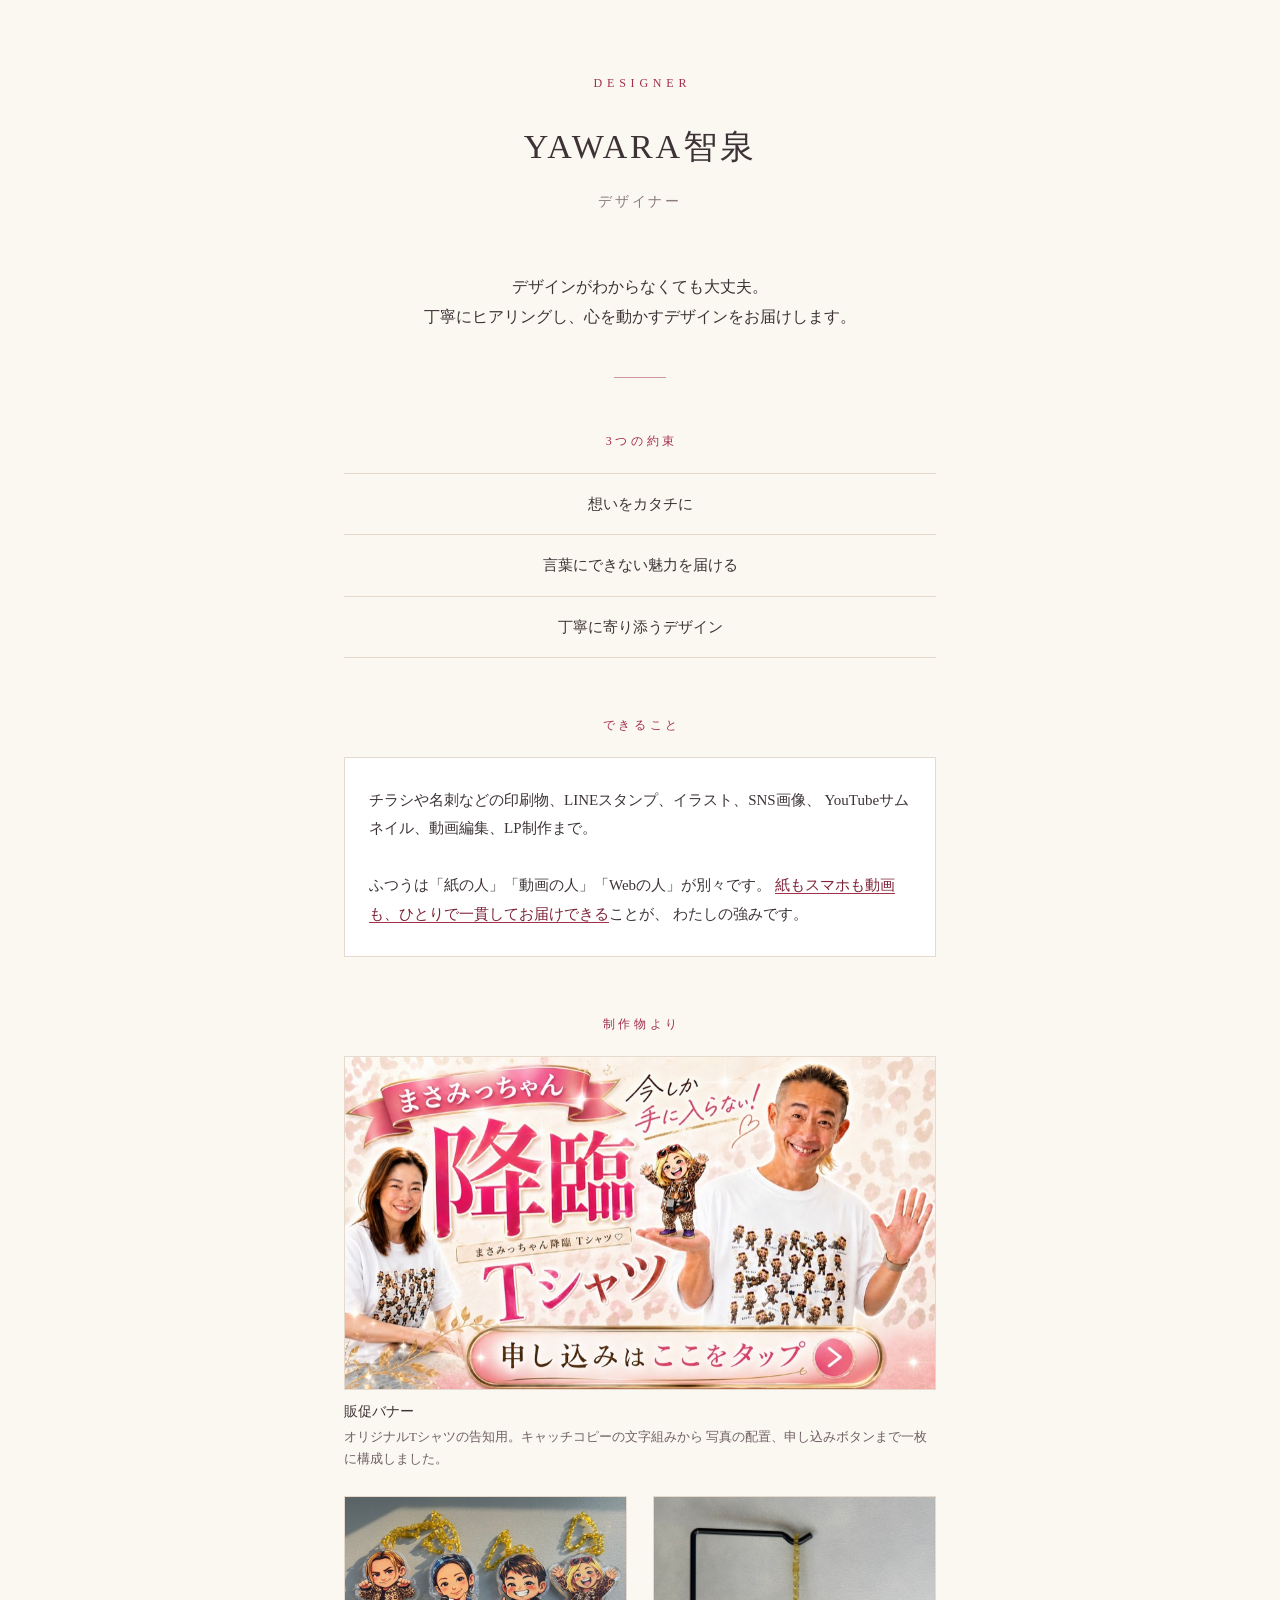
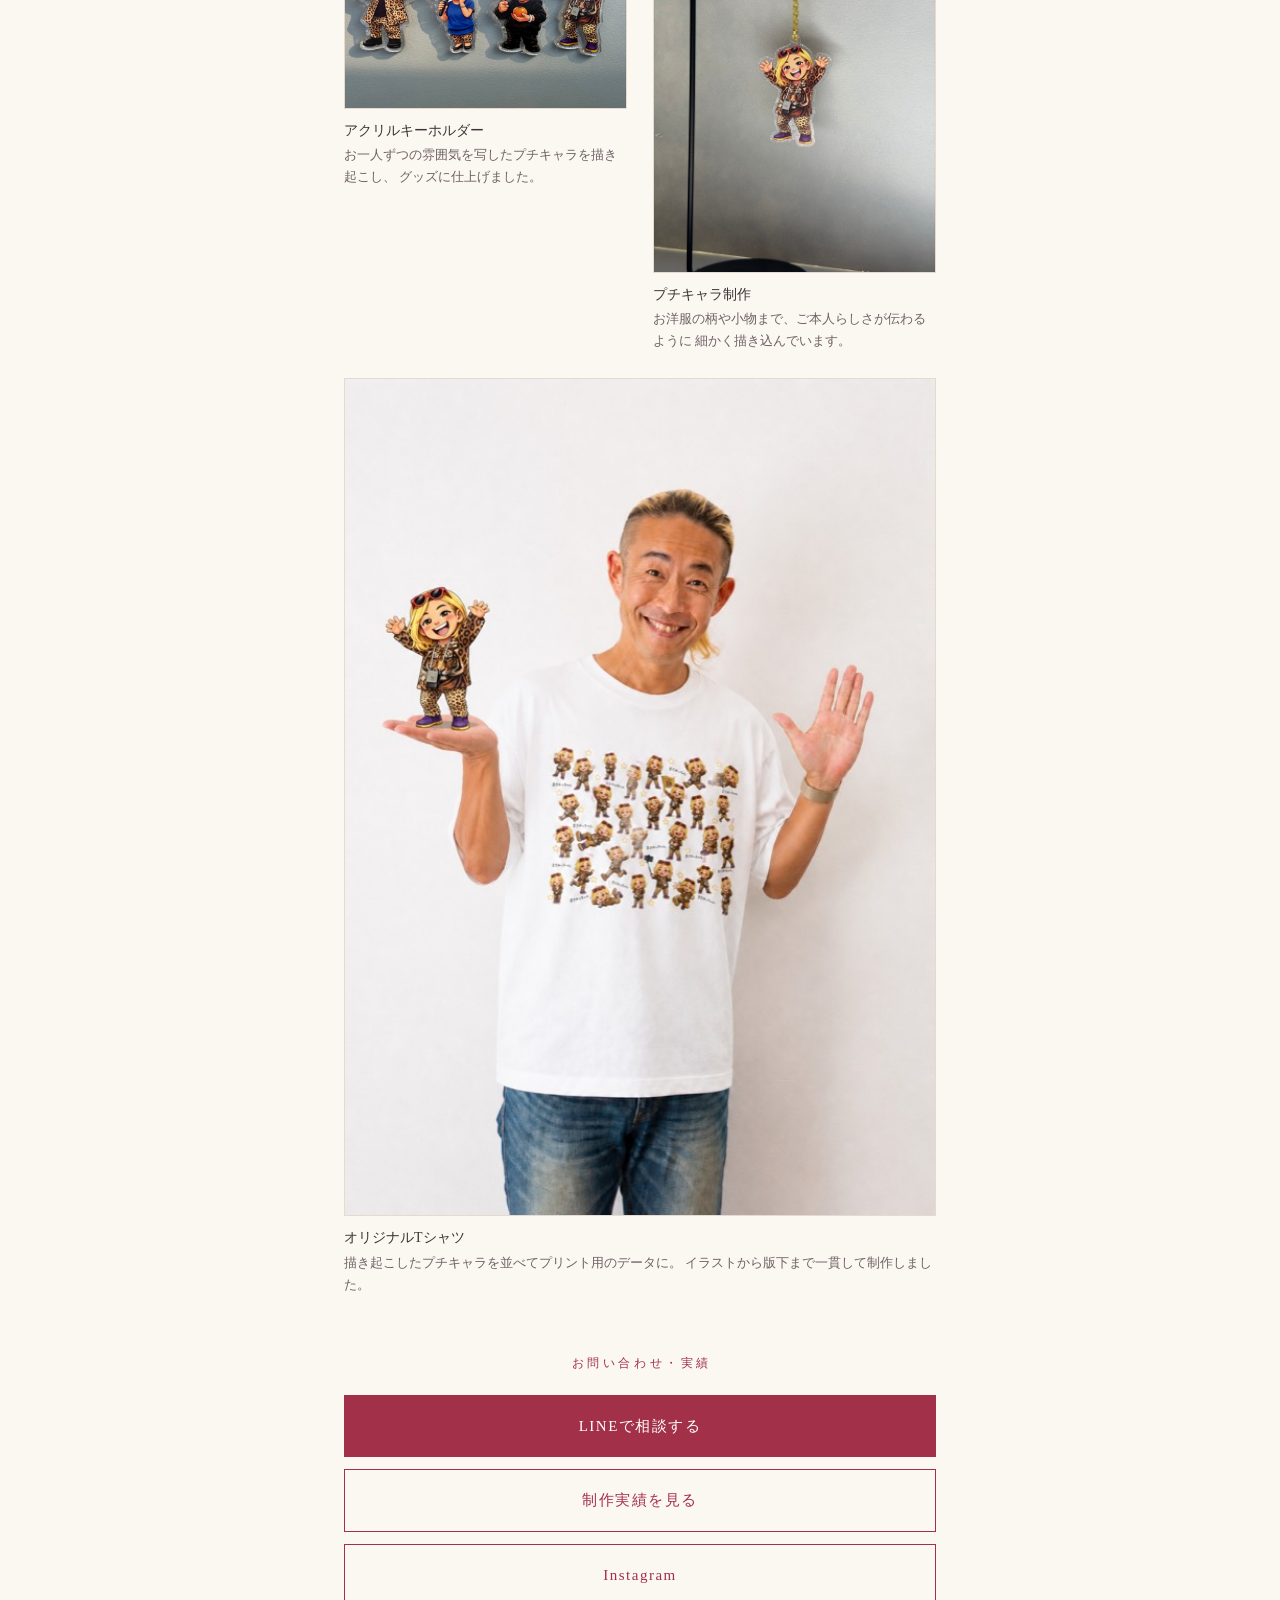
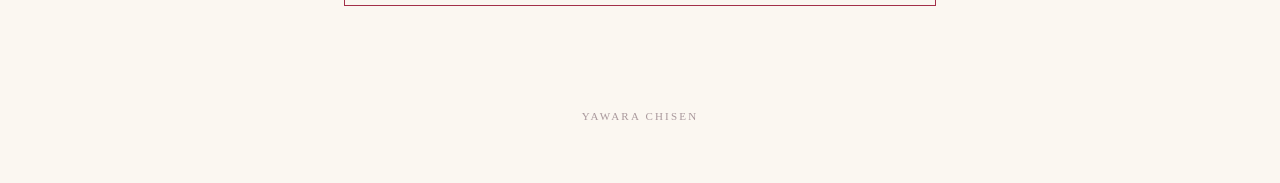
<file: index.html>
<!DOCTYPE html>
<html lang="ja">
<head>
<meta charset="UTF-8">
<meta name="viewport" content="width=device-width, initial-scale=1">
<title>YAWARA智泉 ｜ デザイナー</title>
<meta name="description" content="想いをカタチに。チラシ・名刺などの印刷物から、LP・SNS画像・動画編集まで、ひとりで一貫してお届けするデザイナーです。">

<!-- SNSでシェアされたときのプレビュー表示 -->
<meta property="og:type" content="website">
<meta property="og:site_name" content="YAWARA智泉">
<meta property="og:title" content="YAWARA智泉 ｜ デザイナー">
<meta property="og:description" content="想いをカタチに。チラシ・名刺などの印刷物から、LP・SNS画像・動画編集まで、ひとりで一貫してお届けするデザイナーです。">
<meta property="og:url" content="https://yawara-designer-39.github.io/">
<meta property="og:image" content="https://yawara-designer-39.github.io/ogp.png">
<meta property="og:image:width" content="1200">
<meta property="og:image:height" content="630">
<meta property="og:locale" content="ja_JP">
<meta name="twitter:card" content="summary_large_image">

<link rel="icon" href="favicon.svg" type="image/svg+xml">
<style>
  :root{
    --rose:#a33049;
    --rose-deep:#7d2338;
    --cream:#fbf7f1;
    --ink:#3d3336;
    --line:#e6d9cd;
  }
  *{box-sizing:border-box;}
  body{
    margin:0;
    background:var(--cream);
    color:var(--ink);
    font-family:"Hiragino Mincho ProN","Yu Mincho",serif;
    line-height:1.9;
    -webkit-font-smoothing:antialiased;
  }
  .wrap{max-width:640px;margin:0 auto;padding:0 24px;}

  header{padding:72px 0 56px;text-align:center;}
  .mark{
    font-size:12px;letter-spacing:.4em;color:var(--rose);
    margin:0 0 20px;padding-left:.4em;
  }
  h1{
    font-size:34px;font-weight:normal;margin:0 0 10px;
    letter-spacing:.08em;
  }
  .role{font-size:14px;letter-spacing:.2em;color:#8b7b7f;margin:0;}

  .rule{
    width:52px;height:1px;background:var(--rose);
    margin:44px auto;opacity:.5;
  }

  .lead{font-size:16px;text-align:center;margin:0 0 8px;}

  section{padding:8px 0 48px;}
  h2{
    font-size:12px;letter-spacing:.3em;color:var(--rose);
    font-weight:normal;margin:0 0 20px;padding-left:.3em;
    text-align:center;
  }

  .promise{list-style:none;padding:0;margin:0;}
  .promise li{
    border-bottom:1px solid var(--line);
    padding:16px 0;font-size:15px;text-align:center;
  }
  .promise li:first-child{border-top:1px solid var(--line);}

  .strength{
    background:#fff;border:1px solid var(--line);
    padding:28px 24px;font-size:15px;
  }
  .strength strong{color:var(--rose-deep);font-weight:normal;border-bottom:1px solid var(--rose);}

  /* minmax(0,1fr) にしないと、画像の実寸まで列が広がって横にはみ出す */
  .gallery{
    display:grid;grid-template-columns:minmax(0,1fr);gap:26px;
  }
  @media(min-width:520px){
    .gallery{grid-template-columns:minmax(0,1fr) minmax(0,1fr);}
    .gallery .wide{grid-column:1 / -1;}
  }
  figure{margin:0;min-width:0;}
  figure img{
    display:block;width:100%;height:auto;
    border:1px solid var(--line);background:#fff;
  }
  figcaption{
    font-size:13px;line-height:1.7;margin-top:10px;color:#6f6165;
  }
  figcaption b{
    display:block;font-weight:normal;color:var(--ink);
    font-size:14px;margin-bottom:2px;
  }

  .links{list-style:none;padding:0;margin:0;}
  .links li{margin-bottom:12px;}
  .links a{
    display:block;padding:16px;text-align:center;
    border:1px solid var(--rose);color:var(--rose);
    text-decoration:none;font-size:15px;letter-spacing:.1em;
    transition:background .2s,color .2s;
  }
  .links a:hover{background:var(--rose);color:#fff;}
  .links a.solid{background:var(--rose);color:#fff;}
  .links a.solid:hover{background:var(--rose-deep);}

  footer{
    text-align:center;padding:40px 0 56px;
    font-size:11px;letter-spacing:.2em;color:#a9989c;
  }
</style>
</head>
<body>
<div class="wrap">

  <header>
    <p class="mark">DESIGNER</p>
    <h1>YAWARA智泉</h1>
    <p class="role">デザイナー</p>
  </header>

  <p class="lead">
    デザインがわからなくても大丈夫。<br>
    丁寧にヒアリングし、心を動かすデザインをお届けします。
  </p>

  <div class="rule"></div>

  <section>
    <h2>3つの約束</h2>
    <ul class="promise">
      <li>想いをカタチに</li>
      <li>言葉にできない魅力を届ける</li>
      <li>丁寧に寄り添うデザイン</li>
    </ul>
  </section>

  <section>
    <h2>できること</h2>
    <div class="strength">
      チラシや名刺などの印刷物、LINEスタンプ、イラスト、SNS画像、
      YouTubeサムネイル、動画編集、LP制作まで。<br><br>
      ふつうは「紙の人」「動画の人」「Webの人」が別々です。
      <strong>紙もスマホも動画も、ひとりで一貫してお届けできる</strong>ことが、
      わたしの強みです。
    </div>
  </section>

  <section>
    <h2>制作物より</h2>
    <div class="gallery">

      <figure class="wide">
        <img src="works/tshirt-banner.jpg" alt="まさみっちゃん降臨Tシャツの販促バナー" loading="lazy">
        <figcaption>
          <b>販促バナー</b>
          オリジナルTシャツの告知用。キャッチコピーの文字組みから
          写真の配置、申し込みボタンまで一枚に構成しました。
        </figcaption>
      </figure>

      <figure>
        <img src="works/keychains.jpg" alt="プチキャラのアクリルキーホルダー4種" loading="lazy">
        <figcaption>
          <b>アクリルキーホルダー</b>
          お一人ずつの雰囲気を写したプチキャラを描き起こし、
          グッズに仕上げました。
        </figcaption>
      </figure>

      <figure>
        <img src="works/keychain-masami.jpg" alt="アクリルキーホルダー単品" loading="lazy">
        <figcaption>
          <b>プチキャラ制作</b>
          お洋服の柄や小物まで、ご本人らしさが伝わるように
          細かく描き込んでいます。
        </figcaption>
      </figure>

      <figure class="wide">
        <img src="works/tshirt.jpg" alt="オリジナルTシャツの着用イメージ" loading="lazy">
        <figcaption>
          <b>オリジナルTシャツ</b>
          描き起こしたプチキャラを並べてプリント用のデータに。
          イラストから版下まで一貫して制作しました。
        </figcaption>
      </figure>

    </div>
  </section>

  <section>
    <h2>お問い合わせ・実績</h2>
    <ul class="links">
      <li><a class="solid" href="https://lin.ee/X8mEGuf">LINEで相談する</a></li>
      <li><a href="https://claude.ai/code/artifact/1fb62b4c-33fe-4110-b9df-8ef4ed32730a">制作実績を見る</a></li>
      <li><a href="https://www.instagram.com/designer_tomomi_39">Instagram</a></li>
    </ul>
  </section>

  <footer>YAWARA CHISEN</footer>

</div>
</body>
</html>
</file>
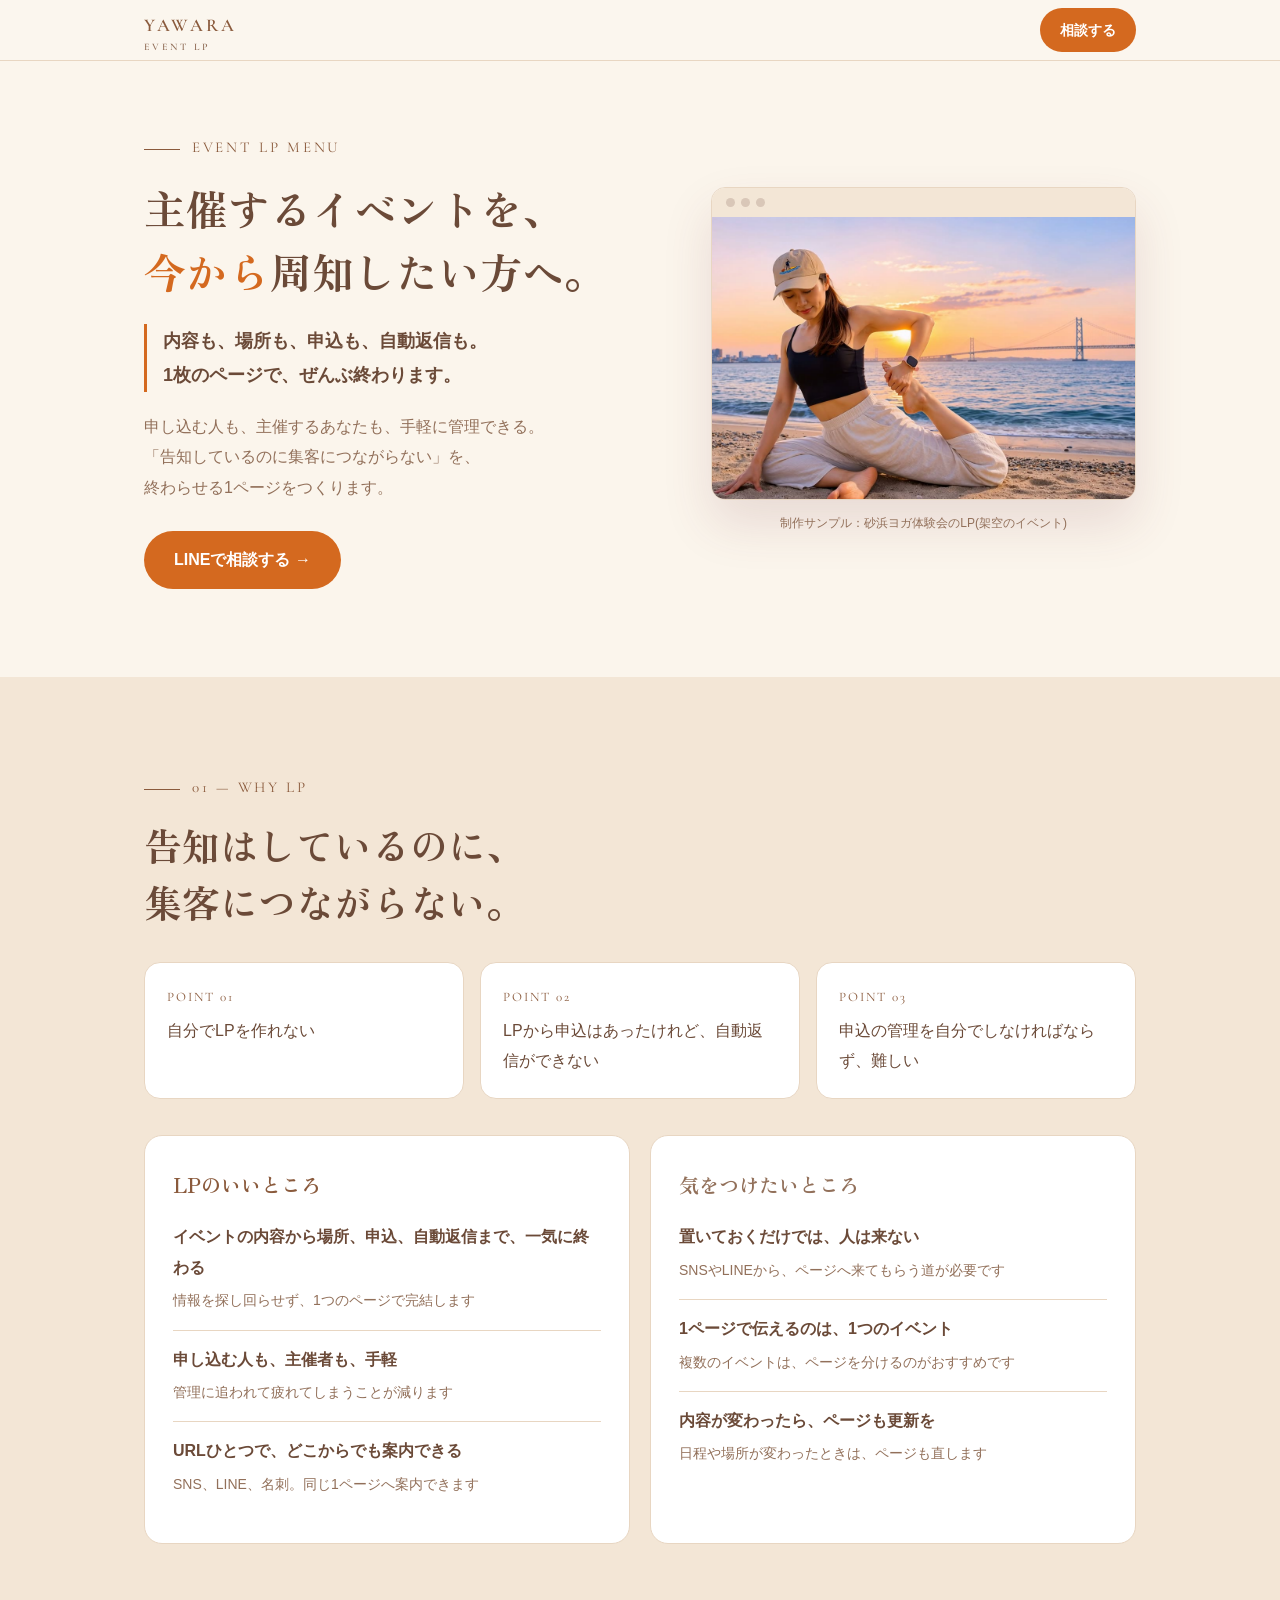
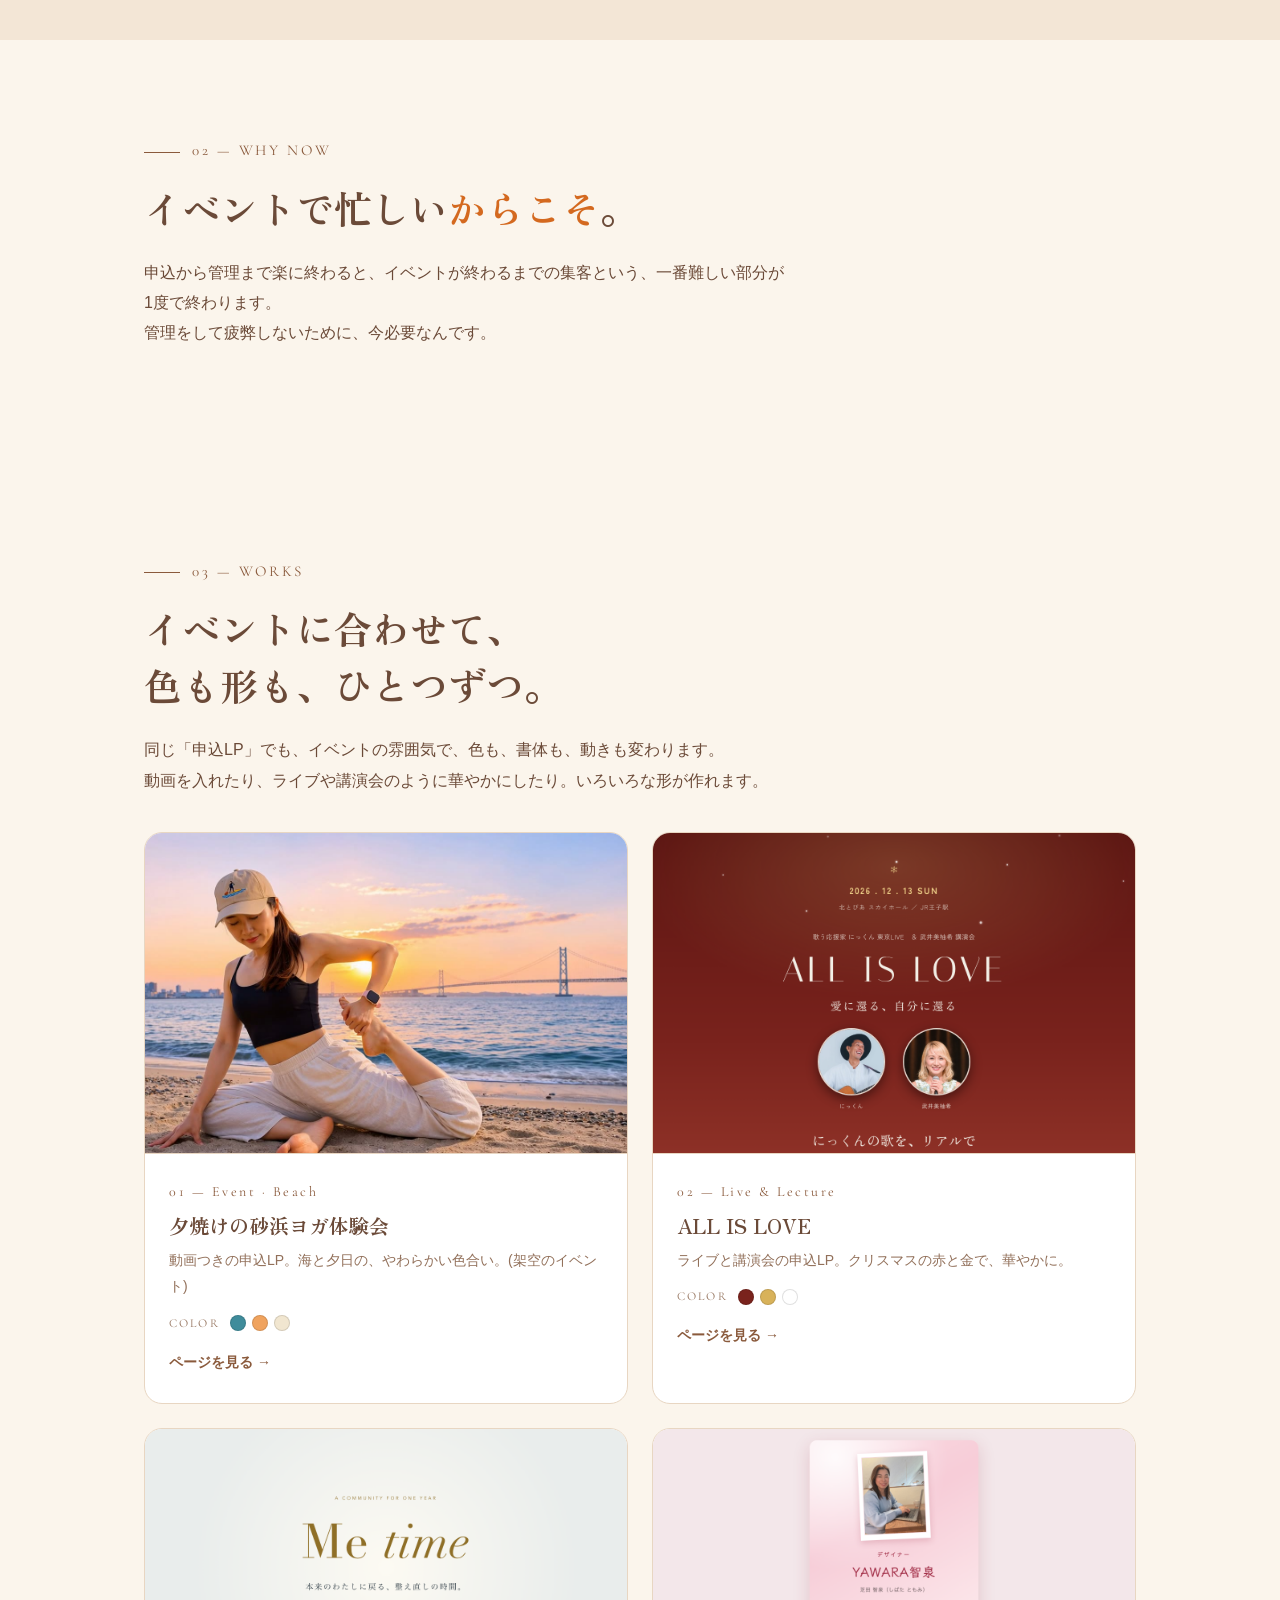
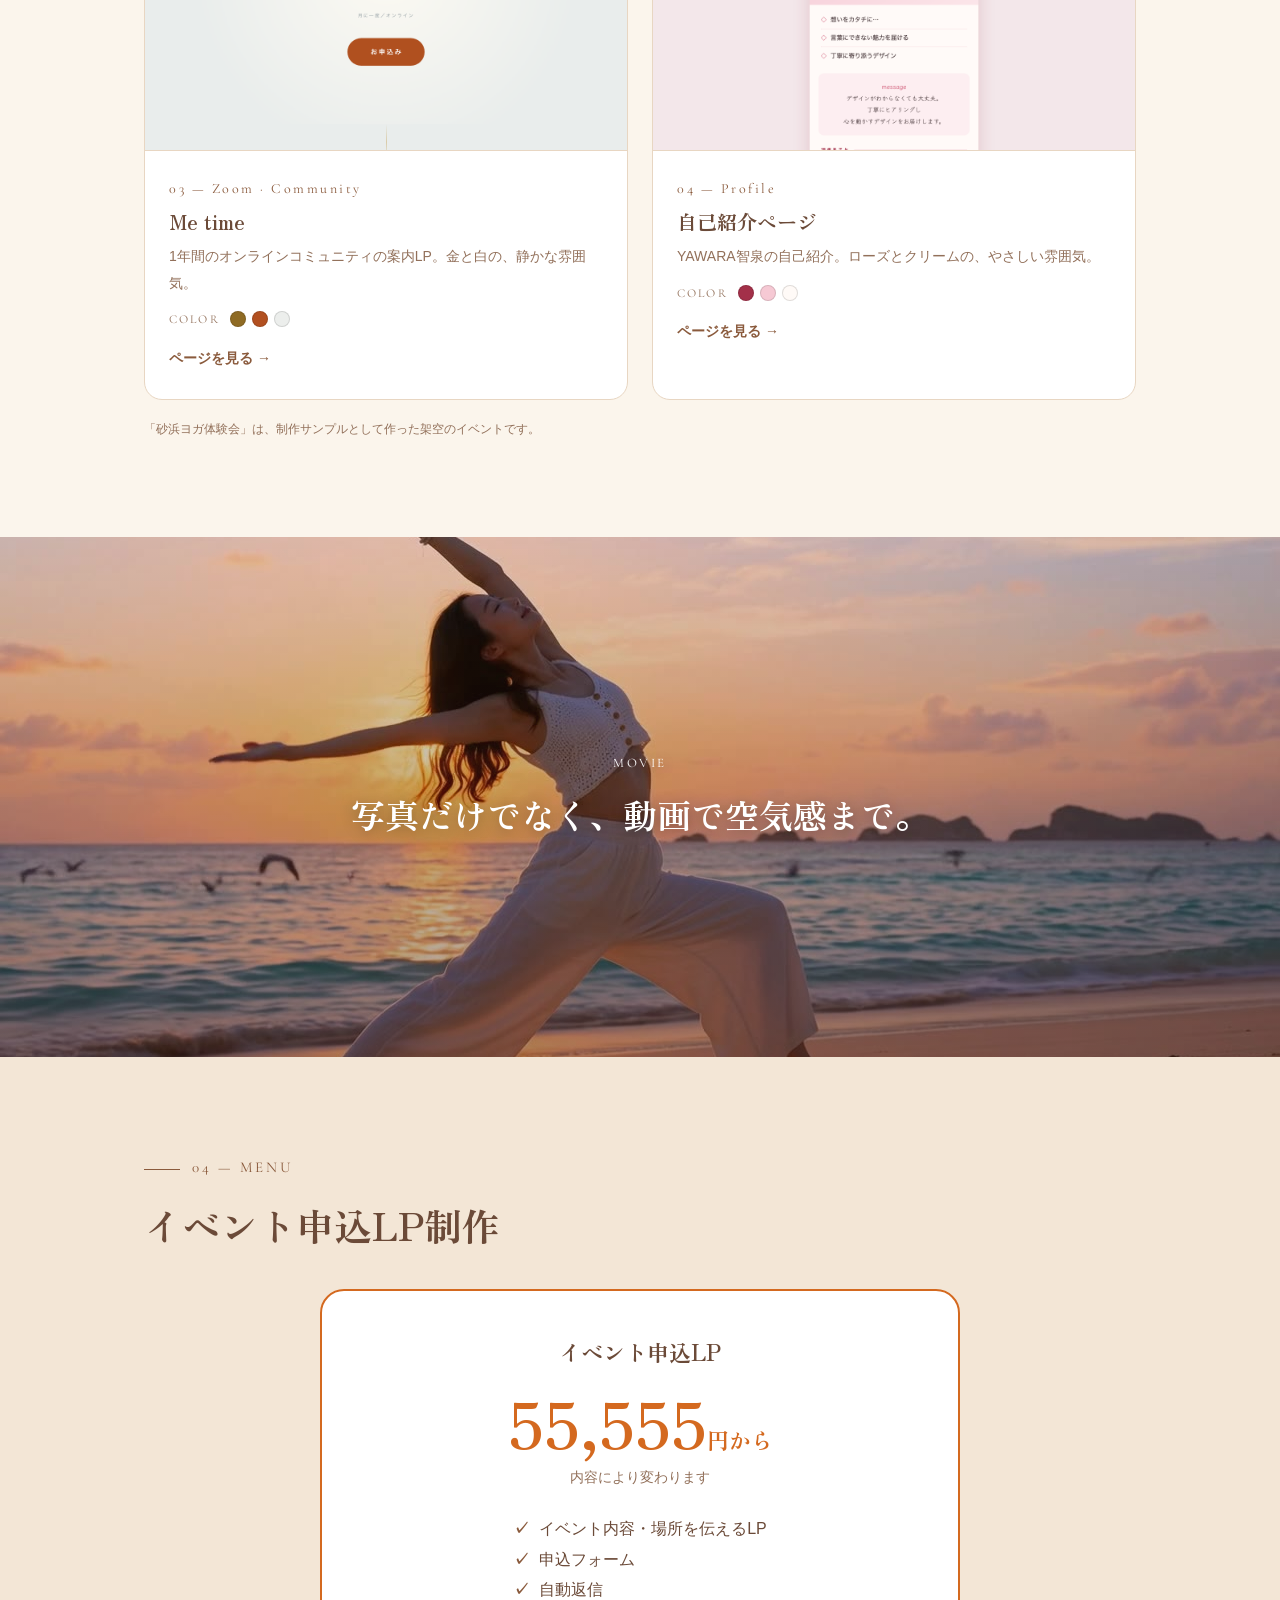
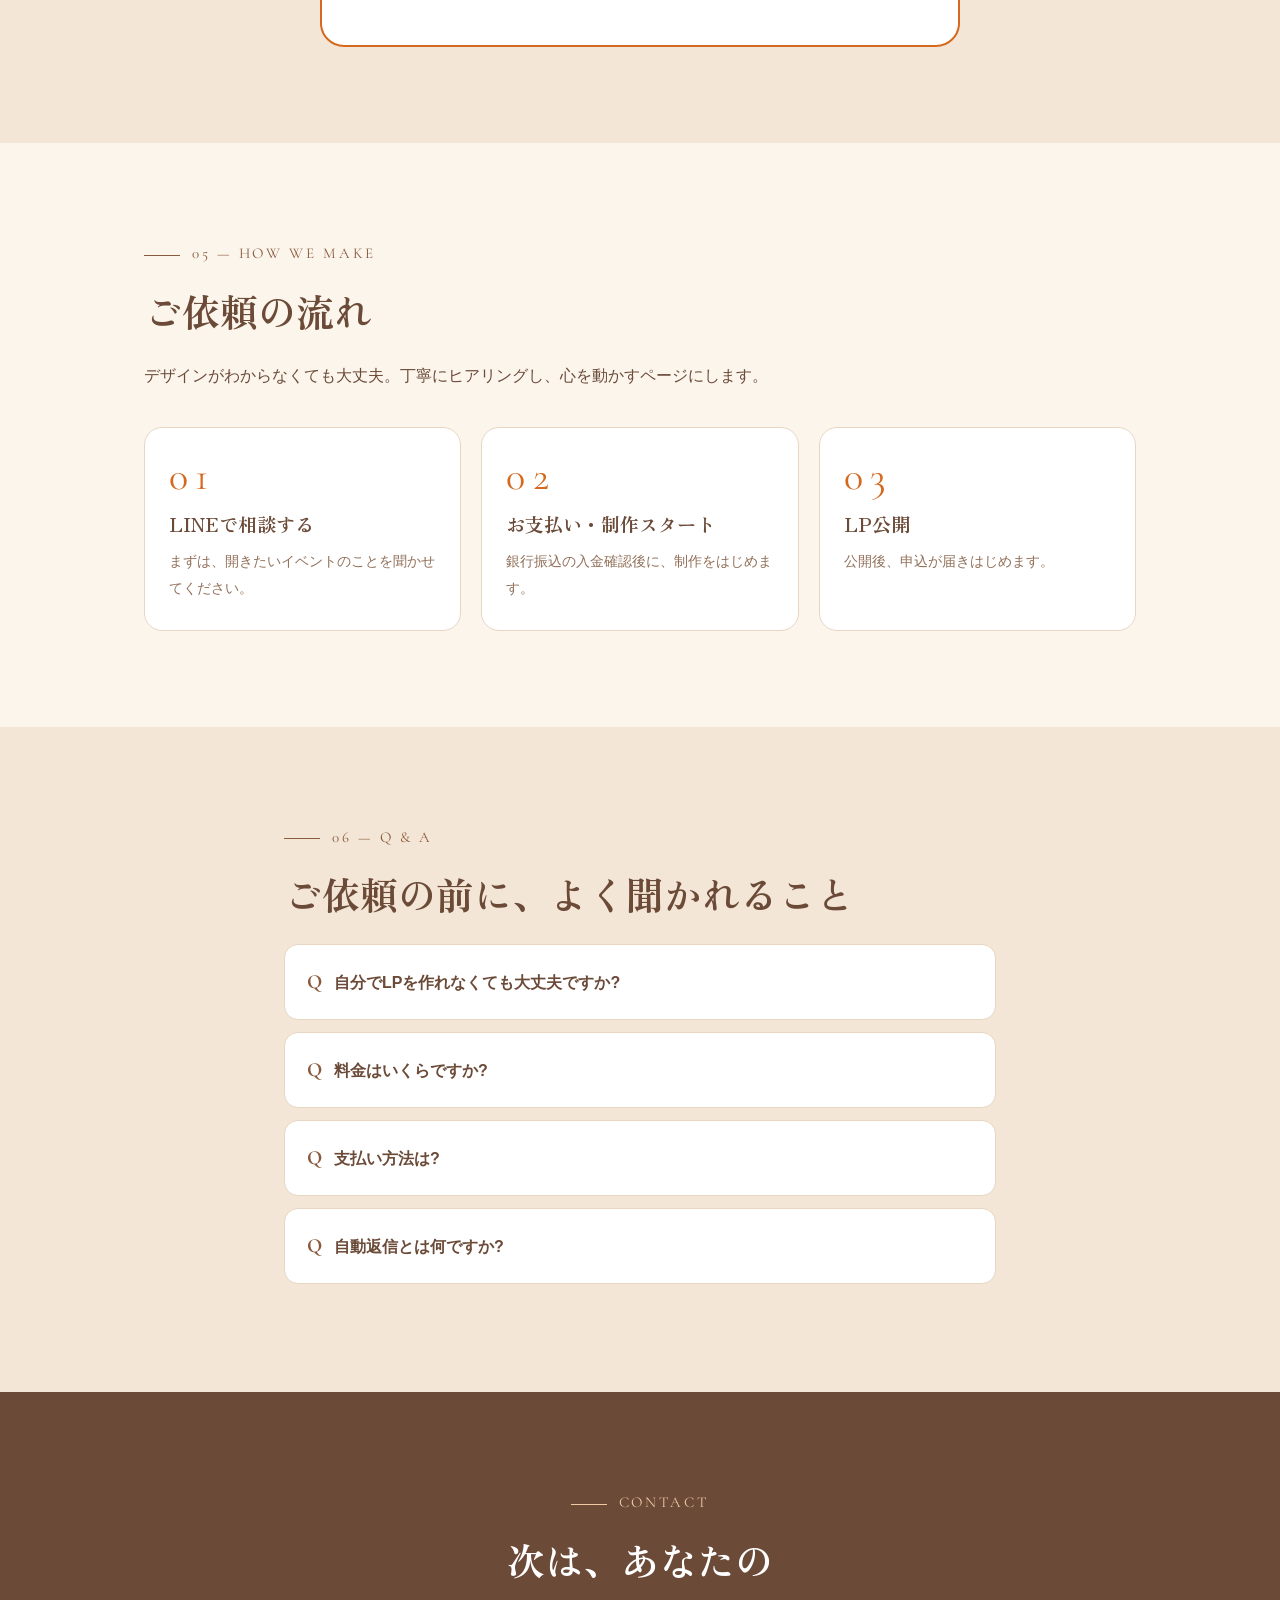
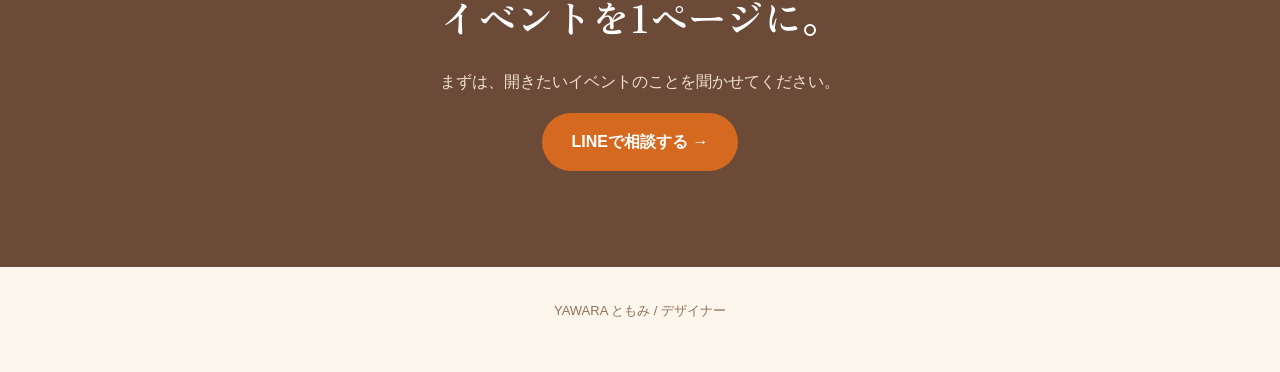
<file: lp-menu/index.html>
<!doctype html>
<html lang="ja">
<head>
<meta charset="utf-8">
<meta name="viewport" content="width=device-width,initial-scale=1">
<title>イベント申込LP制作｜YAWARA ともみ</title>
<meta name="description" content="主催するイベントを今から周知したい方へ。内容・場所・申込・自動返信まで、1枚のLPで。">
<link rel="preconnect" href="https://fonts.googleapis.com">
<link href="https://fonts.googleapis.com/css2?family=Cormorant+Garamond:wght@500;600&family=Zen+Old+Mincho:wght@500;700&display=swap" rel="stylesheet">
<style>
:root{--bg:#fbf5ec;--bg2:#f3e6d6;--card:#fff;--rose:#8a5a3c;--rose-d:#6e4630;--rose-soft:#f3e6d6;--sun:#d4691f;--sun-d:#b5560f;--ink:#6b4a38;--muted:#92705a;--line:#e8d6c2}
*{box-sizing:border-box}
html{scroll-behavior:smooth}
body{margin:0;background:var(--bg);color:var(--ink);font-family:"Hiragino Sans","Hiragino Kaku Gothic ProN","Noto Sans JP",sans-serif;line-height:1.9;-webkit-font-smoothing:antialiased}
.serif{font-family:"Zen Old Mincho","Hiragino Mincho ProN","Yu Mincho",serif}
.en{font-family:"Cormorant Garamond",serif;letter-spacing:.18em}
.wrap{max-width:1040px;margin:0 auto;padding:0 24px}
header{position:sticky;top:0;z-index:10;background:rgba(251,246,238,.92);backdrop-filter:blur(8px);border-bottom:1px solid var(--line)}
header .wrap{display:flex;justify-content:space-between;align-items:center;height:60px}
.logo{font-size:18px;color:var(--rose);font-weight:600}
.logo small{display:block;font-size:10px;color:var(--muted);letter-spacing:.3em;line-height:1}
.btn{display:inline-block;background:var(--sun);color:#fff;text-decoration:none;font-weight:700;padding:14px 30px;border-radius:999px;transition:.2s}
.btn:hover{background:var(--sun-d)}
.btn.sm{padding:9px 20px;font-size:14px}
section{padding:96px 0}
.label{color:var(--rose);font-size:15px;margin:0 0 14px}
.label::before{content:"";display:inline-block;width:36px;height:1px;background:var(--rose);vertical-align:middle;margin-right:12px}
h1,h2{font-weight:700;line-height:1.5;margin:0 0 22px;color:var(--ink)}
h1{font-size:clamp(34px,6.2vw,60px)}
h2{font-size:clamp(26px,4.4vw,38px)}
h1 em,h2 em{font-style:normal;color:var(--sun)}
.hero-h1{font-size:clamp(22px,7.6vw,42px)}
.hero-h1 span{display:block;white-space:nowrap}
@media(max-width:960px){.hero .grid{grid-template-columns:1fr}}
.hero{padding:72px 0 88px}
.hero .grid{display:grid;grid-template-columns:1.1fr .9fr;gap:48px;align-items:center}
.pull{border-left:3px solid var(--sun);padding-left:16px;font-size:18px;font-weight:700;margin:0 0 20px}
.hero p.body{color:var(--muted);margin:0 0 28px}
.note{font-size:12px;color:var(--muted);margin-top:14px}
/* browser mock */
.mock{background:#fff;border:1px solid var(--line);border-radius:14px;box-shadow:0 24px 50px rgba(120,60,70,.14);overflow:hidden}
.mock img,.mock video{display:block;width:100%;aspect-ratio:3/2;object-fit:cover}
.cap{font-size:12px;color:var(--muted);text-align:center;margin:12px 0 0}
.mock .bar{background:var(--bg2);padding:10px 14px;display:flex;gap:6px}
.mock .bar i{width:9px;height:9px;border-radius:50%;background:#d9c7b8}
.mock .scr{padding:26px 22px;background:linear-gradient(160deg,var(--rose-soft),#fff 60%)}
.mock .t{font-size:11px;color:var(--rose);letter-spacing:.2em}
.mock .h{font-size:22px;line-height:1.5;margin:6px 0 12px;font-weight:700}
.mock .r{display:flex;gap:8px;margin:0 0 6px;font-size:12px}
.mock .r b{background:var(--rose);color:#fff;border-radius:4px;padding:0 8px}
.mock .f{margin-top:14px;background:var(--rose);color:#fff;text-align:center;border-radius:999px;padding:8px;font-size:13px}
.mock .m{margin-top:10px;font-size:11px;color:var(--muted);text-align:center}
/* two columns */
.two{display:grid;grid-template-columns:1fr 1fr;gap:20px;margin-top:36px}
.col{background:var(--card);border:1px solid var(--line);border-radius:18px;padding:30px 28px}
.col h3{margin:0 0 18px;font-size:20px;color:var(--rose)}
.col.cau h3{color:var(--muted)}
.col .it{padding:14px 0;border-top:1px solid var(--line)}
.col .it:first-of-type{border-top:none;padding-top:0}
.col .it b{display:block;margin-bottom:2px}
.col .it span{color:var(--muted);font-size:14px}
.alt{background:var(--bg2)}
/* works */
.works{display:grid;grid-template-columns:1fr 1fr;gap:24px;margin-top:36px}
.work{display:block;background:var(--card);border:1px solid var(--line);border-radius:18px;overflow:hidden;text-decoration:none;color:inherit;transition:.25s}
a.work:hover{transform:translateY(-4px);box-shadow:0 18px 36px rgba(120,60,70,.14)}
.work img{display:block;width:100%;aspect-ratio:3/2;object-fit:cover;border-bottom:1px solid var(--line)}
.work .tx{padding:22px 24px 26px}
.work .no{color:var(--rose);font-size:14px}
.work h3{margin:4px 0 6px;font-size:20px;line-height:1.5}
.work p{margin:0;color:var(--muted);font-size:14px}
.chips{display:flex;align-items:center;gap:6px;margin-top:12px;font-size:12px;color:var(--muted)}
.chips .en{margin-right:4px}
.chips i{width:16px;height:16px;border-radius:50%;border:1px solid rgba(0,0,0,.12);display:inline-block}
.note2{font-size:12px;color:var(--muted);margin:18px 0 0}
.work .go{display:inline-block;margin-top:14px;color:var(--rose);font-weight:700;font-size:14px}
.mood{position:relative;padding:0;background:#6b4a38}
.mood video{display:block;width:100%;height:min(62vw,520px);object-fit:cover;opacity:.92}
.mood .ov{position:absolute;inset:0;display:flex;flex-direction:column;align-items:center;justify-content:center;text-align:center;color:#fff;padding:0 24px;background:linear-gradient(180deg,rgba(0,0,0,.05),rgba(70,30,15,.4))}
.mood .ov p{margin:0;text-shadow:0 2px 14px rgba(0,0,0,.35)}
.mood .ov .l{font-size:13px;letter-spacing:.2em;margin-bottom:10px}
.mood .ov .t{font-size:clamp(20px,4.6vw,34px);line-height:1.7;font-weight:700}
/* four questions -> answers */
.pain{display:grid;grid-template-columns:repeat(3,1fr);gap:16px;margin-top:32px}
.pain div{background:var(--card);border:1px solid var(--line);border-radius:16px;padding:22px}
.pain .q{color:var(--rose);font-size:13px;letter-spacing:.15em;display:block;margin-bottom:6px}
/* price */
.price{max-width:640px;margin:36px auto 0;background:var(--card);border:2px solid var(--sun);border-radius:24px;padding:40px 30px;text-align:center}
.price .nm{font-size:22px;font-weight:700}
.price .yen{font-size:clamp(46px,9vw,64px);color:var(--sun);font-weight:700;line-height:1.3;margin-top:8px}
.price .yen small{font-size:22px}
.price .sub{color:var(--muted);font-size:14px}
.price ul{list-style:none;padding:0;margin:24px auto 0;display:inline-block;text-align:left}
.price li::before{content:"✓";color:var(--rose);margin-right:10px;font-weight:700}
/* steps */
.steps{display:grid;grid-template-columns:repeat(3,1fr);gap:20px;margin-top:36px}
.steps>div{background:var(--card);border:1px solid var(--line);border-radius:18px;padding:28px 24px}
.steps .n{font-size:40px;color:var(--sun);line-height:1}
.steps h3{margin:10px 0 6px;font-size:19px}
.steps p{margin:0;color:var(--muted);font-size:14px}
/* QA */
details{background:var(--card);border:1px solid var(--line);border-radius:14px;margin-bottom:12px;padding:18px 22px}
summary{cursor:pointer;font-weight:700;list-style:none}
summary::before{content:"Q";color:var(--rose);margin-right:12px;font-family:"Cormorant Garamond",serif;font-size:20px}
details p{margin:12px 0 0;color:var(--muted)}
/* contact */
.contact{background:var(--ink);color:#fff;text-align:center}
.contact h2{color:#fff}
.contact .label{color:#f0c9a5}.contact .label::before{background:#f0c9a5}
.contact .btn{background:var(--sun);color:#fff}
.contact p{color:#f1e1d2}
footer{padding:32px 0 48px;text-align:center;color:var(--muted);font-size:13px}
.fade{opacity:0;transform:translateY(18px);transition:opacity .8s,transform .8s}
.fade.in{opacity:1;transform:none}
@media(max-width:760px){
 section{padding:64px 0}
 .hero .grid,.two,.pain,.steps,.works{grid-template-columns:1fr}
 .mock{transform:none}
}
</style>
</head>
<body>

<header>
<div class="wrap">
  <div class="logo en">YAWARA<small>EVENT LP</small></div>
  <a class="btn sm" href="https://lin.ee/Rnot9Z6y">相談する</a>
</div>
</header>

<main>

<section class="hero">
<div class="wrap grid">
  <div>
    <p class="label en">EVENT LP MENU</p>
    <h1 class="serif hero-h1"><span>主催するイベントを、</span><span><em>今から</em>周知したい方へ。</span></h1>
    <p class="pull">内容も、場所も、申込も、自動返信も。<br>1枚のページで、ぜんぶ終わります。</p>
    <p class="body">申し込む人も、主催するあなたも、手軽に管理できる。<br><span style="display:inline-block">「告知しているのに集客につながらない」を、</span><span style="display:inline-block">終わらせる1ページをつくります。</span></p>
    <a class="btn" href="https://lin.ee/Rnot9Z6y">LINEで相談する →</a>
  </div>
  <div>
    <div class="mock">
      <div class="bar"><i></i><i></i><i></i></div>
      <video src="images/yoga-hero.mp4" poster="images/yoga-hero.jpg" autoplay muted loop playsinline aria-label="制作したイベントLPのサンプル"></video>
    </div>
    <p class="cap">制作サンプル：砂浜ヨガ体験会のLP(架空のイベント)</p>
  </div>
</div>
</section>

<section class="alt">
<div class="wrap fade">
  <p class="label en">01 — WHY LP</p>
  <h2 class="serif">告知はしているのに、<br>集客につながらない。</h2>
  <div class="pain">
    <div><span class="q en">POINT 01</span>自分でLPを作れない</div>
    <div><span class="q en">POINT 02</span>LPから申込はあったけれど、自動返信ができない</div>
    <div><span class="q en">POINT 03</span>申込の管理を自分でしなければならず、難しい</div>
  </div>
  <div class="two">
    <div class="col">
      <h3 class="serif">LPのいいところ</h3>
      <div class="it"><b>イベントの内容から場所、申込、自動返信まで、一気に終わる</b><span>情報を探し回らせず、1つのページで完結します</span></div>
      <div class="it"><b>申し込む人も、主催者も、手軽</b><span>管理に追われて疲れてしまうことが減ります</span></div>
      <div class="it"><b>URLひとつで、どこからでも案内できる</b><span>SNS、LINE、名刺。同じ1ページへ案内できます</span></div>
    </div>
    <div class="col cau">
      <h3 class="serif">気をつけたいところ</h3>
      <div class="it"><b>置いておくだけでは、人は来ない</b><span>SNSやLINEから、ページへ来てもらう道が必要です</span></div>
      <div class="it"><b>1ページで伝えるのは、1つのイベント</b><span>複数のイベントは、ページを分けるのがおすすめです</span></div>
      <div class="it"><b>内容が変わったら、ページも更新を</b><span>日程や場所が変わったときは、ページも直します</span></div>
    </div>
  </div>
</div>
</section>

<section>
<div class="wrap fade">
  <p class="label en">02 — WHY NOW</p>
  <h2 class="serif">イベントで忙しい<em>からこそ</em>。</h2>
  <p style="max-width:640px">申込から管理まで楽に終わると、イベントが終わるまでの集客という、一番難しい部分が1度で終わります。<br>管理をして疲弊しないために、今必要なんです。</p>
</div>
</section>

<section>
<div class="wrap fade">
  <p class="label en">03 — WORKS</p>
  <h2 class="serif">イベントに合わせて、<br>色も形も、ひとつずつ。</h2>
  <p>同じ「申込LP」でも、イベントの雰囲気で、色も、書体も、動きも変わります。<br>動画を入れたり、ライブや講演会のように華やかにしたり。いろいろな形が作れます。</p>
  <div class="works">
    <a class="work" href="sample-yoga.html" target="_blank" rel="noopener">
      <img src="images/yoga-hero.jpg" alt="夕焼けの砂浜ヨガ体験会のLPの一番上">
      <div class="tx"><span class="no en">01 — Event · Beach</span>
        <h3 class="serif">夕焼けの砂浜ヨガ体験会</h3>
        <p>動画つきの申込LP。海と夕日の、やわらかい色合い。(架空のイベント)</p>
        <span class="chips"><span class="en">COLOR</span><i style="background:#3f8c9b"></i><i style="background:#f0a35e"></i><i style="background:#f1e6d0"></i></span>
        <span class="go">ページを見る →</span></div>
    </a>
    <a class="work" href="takei.html" target="_blank" rel="noopener">
      <img src="images/takei.png" alt="ALL IS LOVEのLPの一番上">
      <div class="tx"><span class="no en">02 — Live &amp; Lecture</span>
        <h3 class="serif">ALL IS LOVE</h3>
        <p>ライブと講演会の申込LP。クリスマスの赤と金で、華やかに。</p>
        <span class="chips"><span class="en">COLOR</span><i style="background:#7a231d"></i><i style="background:#d8b25a"></i><i style="background:#ffffff"></i></span>
        <span class="go">ページを見る →</span></div>
    </a>
    <a class="work" href="me-time.html" target="_blank" rel="noopener">
      <img src="images/metime.png" alt="Me timeのLPの一番上">
      <div class="tx"><span class="no en">03 — Zoom · Community</span>
        <h3 class="serif">Me time</h3>
        <p>1年間のオンラインコミュニティの案内LP。金と白の、静かな雰囲気。</p>
        <span class="chips"><span class="en">COLOR</span><i style="background:#8f6b24"></i><i style="background:#b25020"></i><i style="background:#eceeec"></i></span>
        <span class="go">ページを見る →</span></div>
    </a>
    <a class="work" href="profile.html" target="_blank" rel="noopener">
      <img src="images/profile.png" alt="自己紹介ページのLPの一番上" style="object-position:top">
      <div class="tx"><span class="no en">04 — Profile</span>
        <h3 class="serif">自己紹介ページ</h3>
        <p>YAWARA智泉の自己紹介。ローズとクリームの、やさしい雰囲気。</p>
        <span class="chips"><span class="en">COLOR</span><i style="background:#a33049"></i><i style="background:#f6c9d4"></i><i style="background:#fffaf7"></i></span>
        <span class="go">ページを見る →</span></div>
    </a>
  </div>
  <p class="note2">「砂浜ヨガ体験会」は、制作サンプルとして作った架空のイベントです。</p>
</div>
</section>

<section class="mood">
  <video src="images/yoga-mood.mp4" poster="images/yoga-mood.jpg" autoplay muted loop playsinline aria-hidden="true"></video>
  <div class="ov">
    <p class="l en">MOVIE</p>
    <p class="t serif"><span style="display:inline-block">写真だけでなく、</span><span style="display:inline-block">動画で空気感まで。</span></p>
  </div>
</section>

<section class="alt" id="menu">
<div class="wrap fade">
  <p class="label en">04 — MENU</p>
  <h2 class="serif">イベント申込LP制作</h2>
  <div class="price">
    <div class="nm serif">イベント申込LP</div>
    <div class="yen serif">55,555<small>円から</small></div>
    <div class="sub">内容により変わります</div>
    <ul>
      <li>イベント内容・場所を伝えるLP</li>
      <li>申込フォーム</li>
      <li>自動返信</li>
    </ul>
  </div>
</div>
</section>

<section>
<div class="wrap fade">
  <p class="label en">05 — HOW WE MAKE</p>
  <h2 class="serif">ご依頼の流れ</h2>
  <p>デザインがわからなくても大丈夫。丁寧にヒアリングし、心を動かすページにします。</p>
  <div class="steps">
    <div><div class="n en">01</div><h3 class="serif">LINEで相談する</h3><p>まずは、開きたいイベントのことを聞かせてください。</p></div>
    <div><div class="n en">02</div><h3 class="serif">お支払い・制作スタート</h3><p>銀行振込の入金確認後に、制作をはじめます。</p></div>
    <div><div class="n en">03</div><h3 class="serif">LP公開</h3><p>公開後、申込が届きはじめます。</p></div>
  </div>
</div>
</section>

<section class="alt">
<div class="wrap fade" style="max-width:760px">
  <p class="label en">06 — Q &amp; A</p>
  <h2 class="serif">ご依頼の前に、よく聞かれること</h2>
  <details><summary>自分でLPを作れなくても大丈夫ですか?</summary><p>大丈夫です。丁寧にヒアリングして、形にします。</p></details>
  <details><summary>料金はいくらですか?</summary><p>55,555円からです。内容により変わりますので、まずはLINEでご相談ください。</p></details>
  <details><summary>支払い方法は?</summary><p>銀行振込です。入金を確認してから、制作をはじめます。</p></details>
  <details><summary>自動返信とは何ですか?</summary><p>イベントに申し込んだ方へ、自動で返信が届く仕組みです。主催者が1件ずつ返信する手間が減ります。</p></details>
</div>
</section>

<section class="contact" id="contact">
<div class="wrap fade">
  <p class="label en">CONTACT</p>
  <h2 class="serif">次は、あなたの<br>イベントを1ページに。</h2>
  <p>まずは、開きたいイベントのことを聞かせてください。</p>
  <a class="btn" href="https://lin.ee/Rnot9Z6y">LINEで相談する →</a>
</div>
</section>

</main>
<footer>YAWARA ともみ / デザイナー</footer>

<script>
var els=document.querySelectorAll(".fade");
if("IntersectionObserver" in window){
  var io=new IntersectionObserver(function(es){es.forEach(function(e){if(e.isIntersecting){e.target.classList.add("in");io.unobserve(e.target)}})},{threshold:.12});
  els.forEach(function(e){io.observe(e)});
}else{els.forEach(function(e){e.classList.add("in")})}
</script>
</body>
</html>
</file>
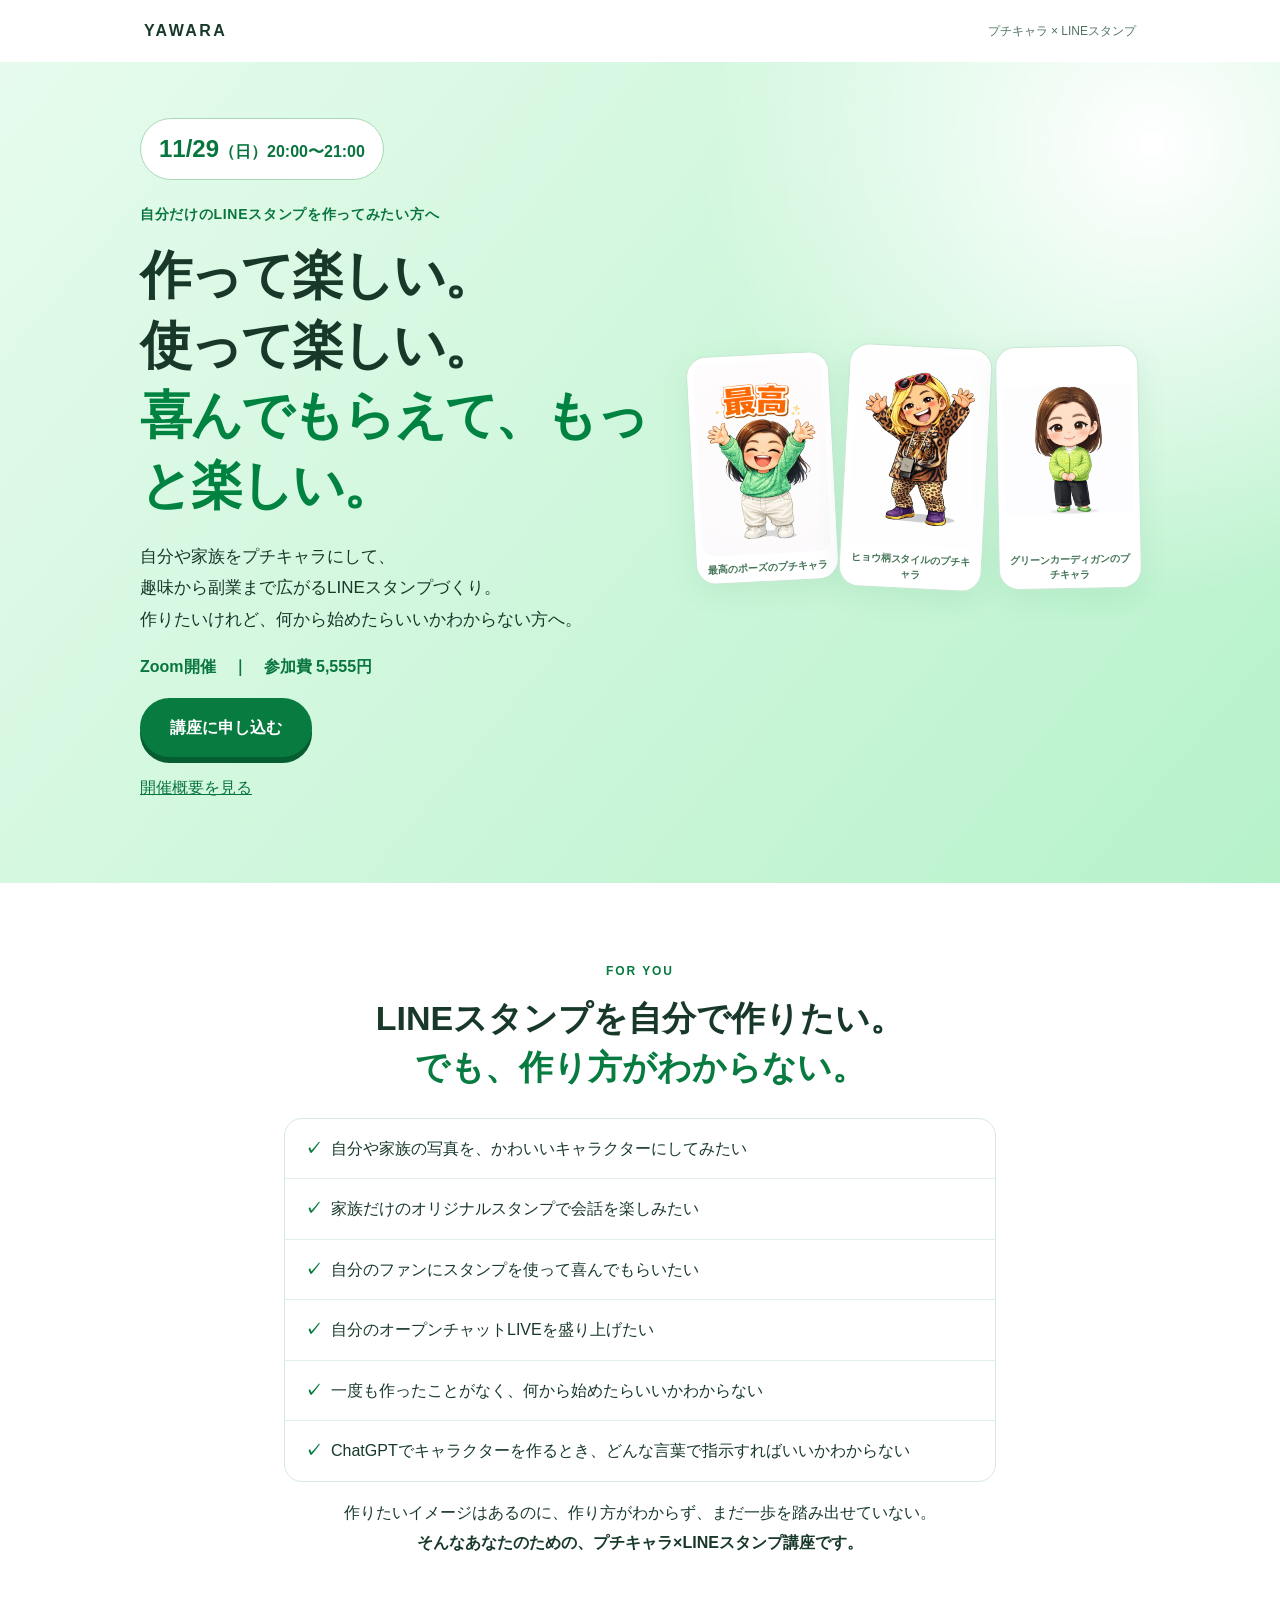
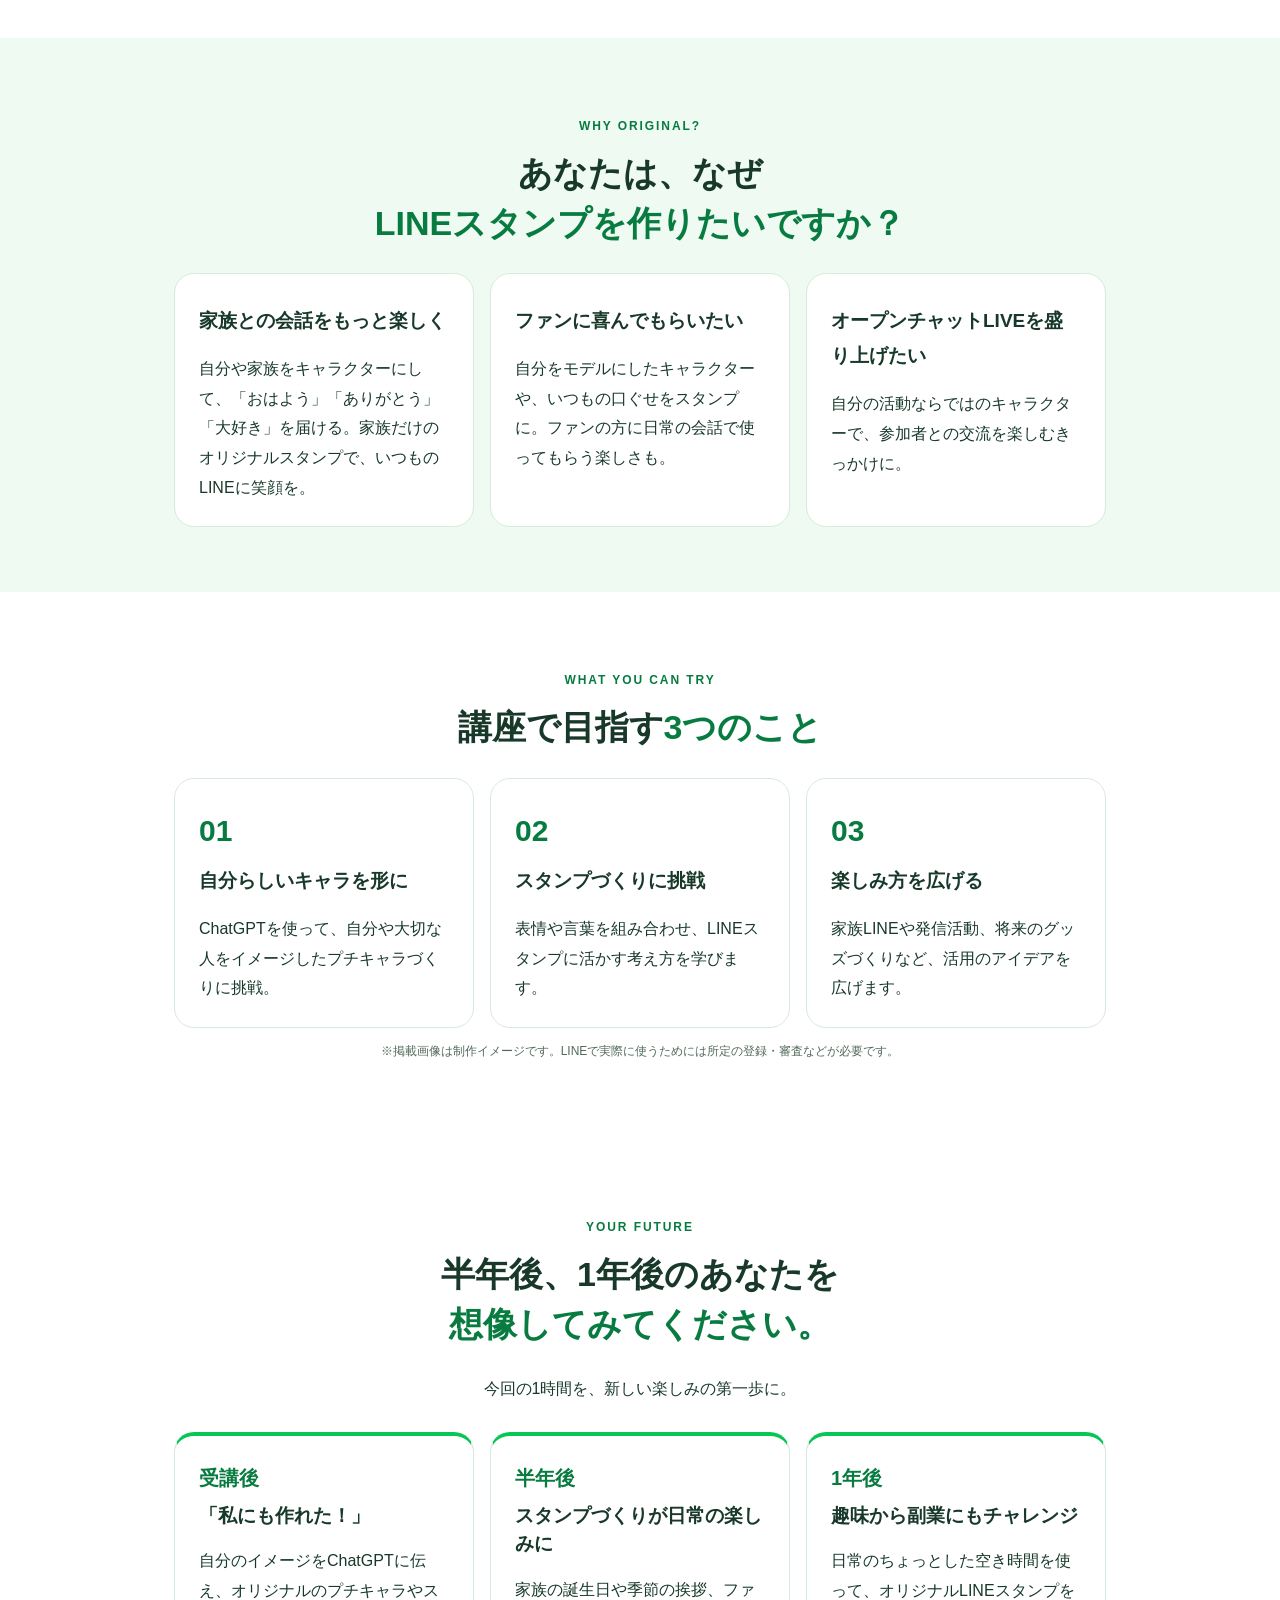
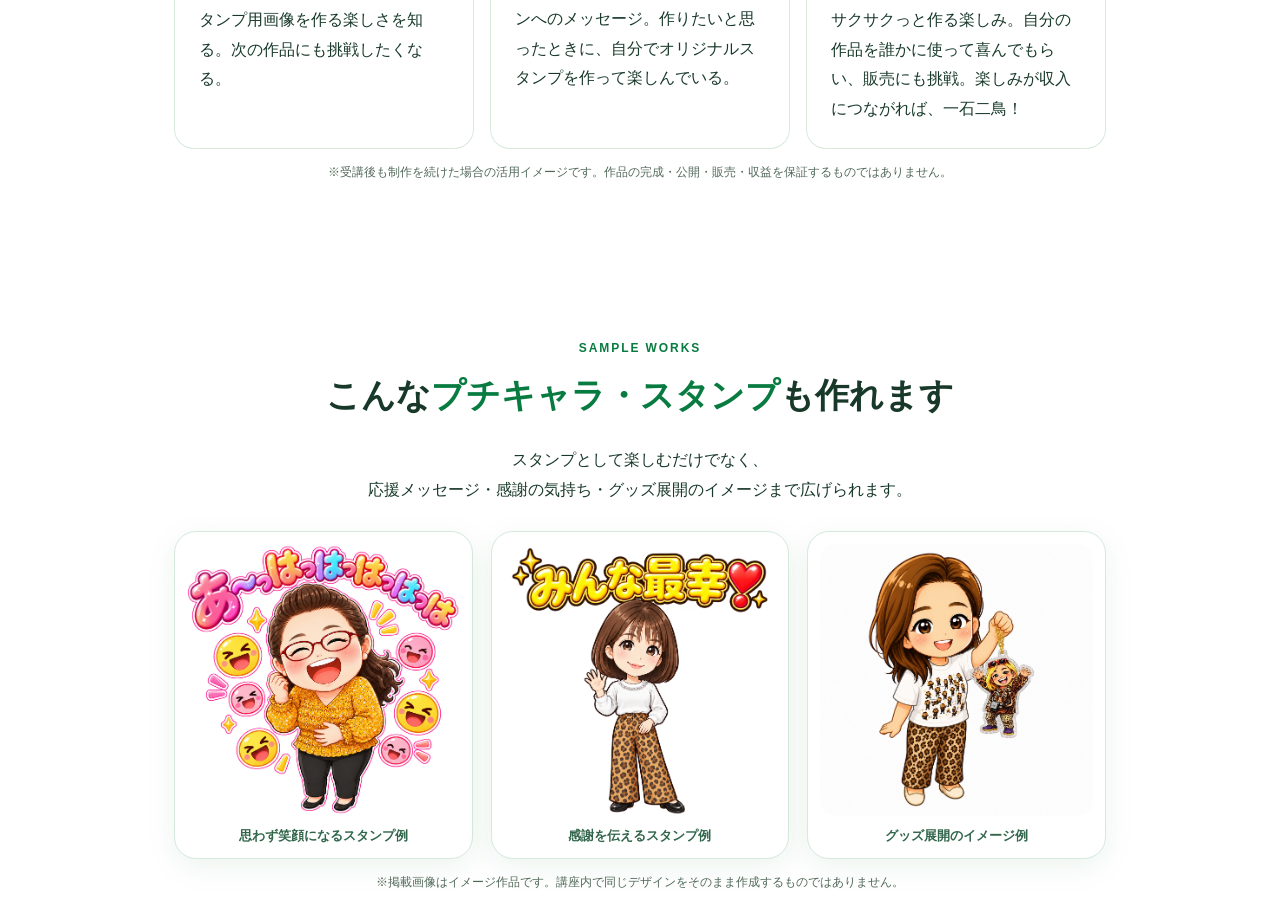
<file: puchichara-lp/index.html>
<!DOCTYPE html>
<html lang="ja">
<head>
<meta charset="UTF-8">
<meta name="viewport" content="width=device-width, initial-scale=1">
<title>YAWARA LINEスタンプ講座</title>
<meta http-equiv="refresh" content="0;url=./index%20.html">
</head>
<body>
<a href="./index%20.html">LINEスタンプ講座の詳細・お申し込みはこちら</a>
</body>
</html>
</file>
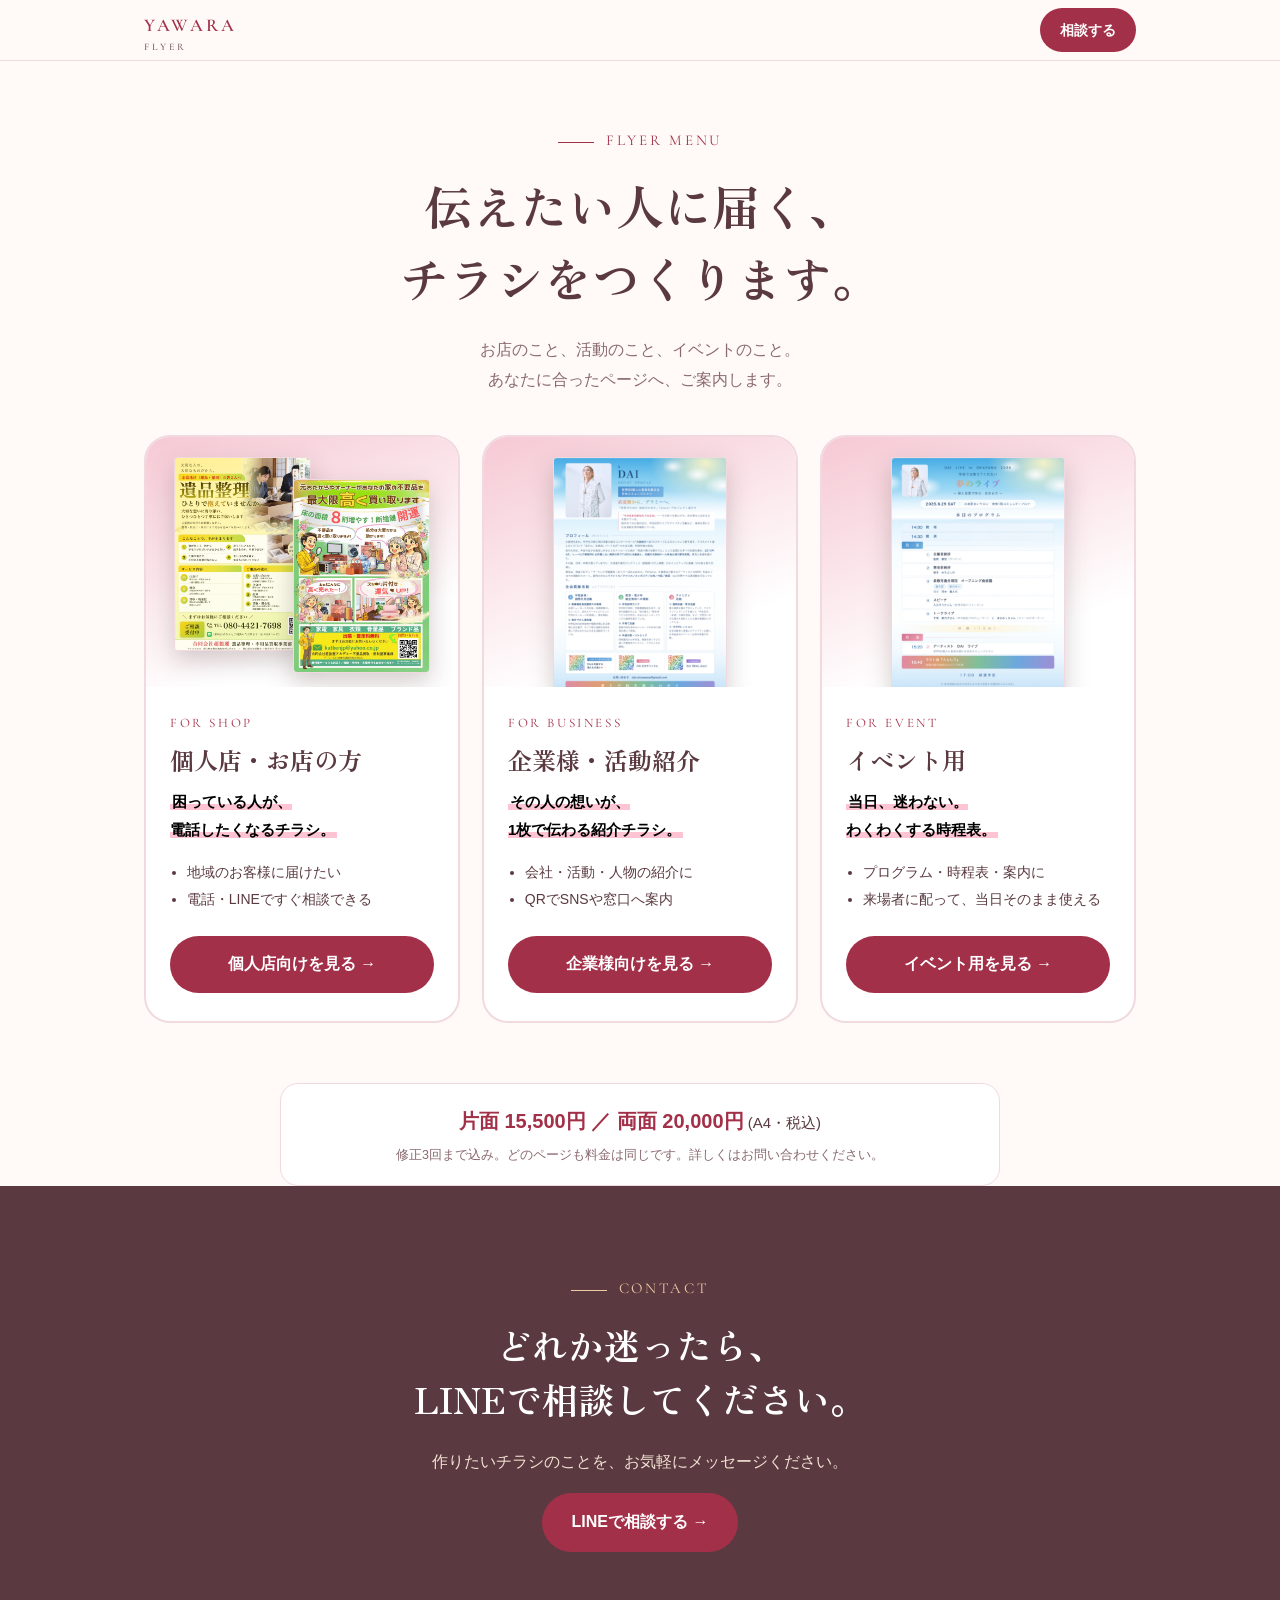
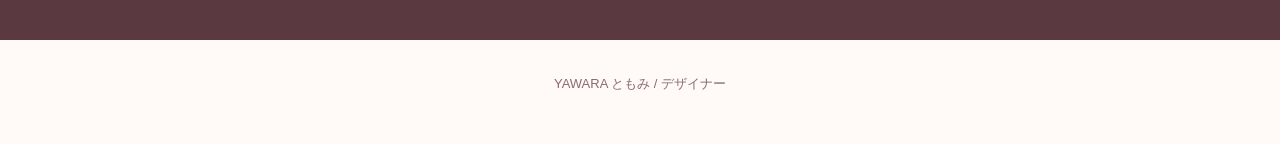
<file: lp-menu/flyer/index.html>
<!doctype html>
<html lang="ja">
<head>
<meta charset="utf-8">
<meta name="viewport" content="width=device-width,initial-scale=1">
<title>チラシ制作メニュー｜YAWARA ともみ</title>
<meta name="description" content="個人店・企業様・イベント用。あなたに合ったチラシ制作のページへご案内します。">
<link rel="preconnect" href="https://fonts.googleapis.com">
<link href="https://fonts.googleapis.com/css2?family=Cormorant+Garamond:wght@500;600&family=Zen+Old+Mincho:wght@500;700&display=swap" rel="stylesheet">
<link rel="stylesheet" href="flyer.css">
</head>
<body>
<header><div class="wrap">
  <a class="logo en" href="index.html">YAWARA<small>FLYER</small></a>
  <a class="btn sm" href="https://lin.ee/Rnot9Z6y">相談する</a>
</div></header>
<main>
<section class="top"><div class="wrap">
  <p class="label en" style="display:inline-block">FLYER MENU</p>
  <h1 class="serif"><span class="ib">伝えたい人に届く、</span><br><span class="ib">チラシをつくります。</span></h1>
  <p class="lead">お店のこと、活動のこと、イベントのこと。<br>あなたに合ったページへ、ご案内します。</p>
  <div class="pick">
    <a class="card" href="shop.html">
      <div class="vis" style="gap:0"><img src="images/ihin.jpg" alt="遺品整理のチラシ" style="width:44%;margin-right:-6%"><img src="images/kaitori.jpg" alt="不用品買取のチラシ" style="width:44%;margin-top:22px"></div>
      <div class="tx">
        <span class="for en">FOR SHOP</span>
        <h2 class="serif">個人店・お店の方</h2>
        <p><mark class="mk"><span class="ib">困っている人が、</span><span class="ib">電話したくなるチラシ。</span></mark></p>
        <ul><li>地域のお客様に届けたい</li><li>電話・LINEですぐ相談できる</li></ul>
        <div class="go"><span>個人店向けを見る →</span></div>
      </div>
    </a>
    <a class="card" href="business.html">
      <div class="vis"><img src="images/dai-profile.jpg" alt="アーティスト紹介のチラシ"></div>
      <div class="tx">
        <span class="for en">FOR BUSINESS</span>
        <h2 class="serif">企業様・活動紹介</h2>
        <p><mark class="mk"><span class="ib">その人の想いが、</span><span class="ib">1枚で伝わる紹介チラシ。</span></mark></p>
        <ul><li>会社・活動・人物の紹介に</li><li>QRでSNSや窓口へ案内</li></ul>
        <div class="go"><span>企業様向けを見る →</span></div>
      </div>
    </a>
    <a class="card" href="event.html">
      <div class="vis"><img src="images/dai-timetable.jpg" alt="ライブの時程表のチラシ"></div>
      <div class="tx">
        <span class="for en">FOR EVENT</span>
        <h2 class="serif">イベント用</h2>
        <p><mark class="mk"><span class="ib">当日、迷わない。</span><span class="ib">わくわくする時程表。</span></mark></p>
        <ul><li>プログラム・時程表・案内に</li><li>来場者に配って、当日そのまま使える</li></ul>
        <div class="go"><span>イベント用を見る →</span></div>
      </div>
    </a>
  </div>
</div></section>
<div class="wrap"><div class="pricebar"><b><span class="ib">片面 15,500円</span> ／ <span class="ib">両面 20,000円</span></b> <span class="ib">(A4・税込)</span><small>修正3回まで込み。どのページも料金は同じです。詳しくはお問い合わせください。</small></div></div>
<section class="contact" id="contact"><div class="wrap fade">
  <p class="label en">CONTACT</p>
  <h2 class="serif"><span class="ib">どれか迷ったら、</span><br><span class="ib">LINEで相談してください。</span></h2>
  <p><span class="ib">作りたいチラシのことを、</span><span class="ib">お気軽にメッセージください。</span></p>
  <a class="btn" href="https://lin.ee/Rnot9Z6y">LINEで相談する →</a>
</div></section>
</main>
<div class="flt"><a class="btn" href="https://lin.ee/Rnot9Z6y">LINEで相談する</a></div>
<footer>YAWARA ともみ / デザイナー</footer>
<script>
var els=document.querySelectorAll(".fade");
if("IntersectionObserver" in window){var io=new IntersectionObserver(function(es){es.forEach(function(e){if(e.isIntersecting){e.target.classList.add("in");io.unobserve(e.target)}})},{threshold:.12});els.forEach(function(e){io.observe(e)})}else{els.forEach(function(e){e.classList.add("in")})}
</script>
</body>
</html>
</file>
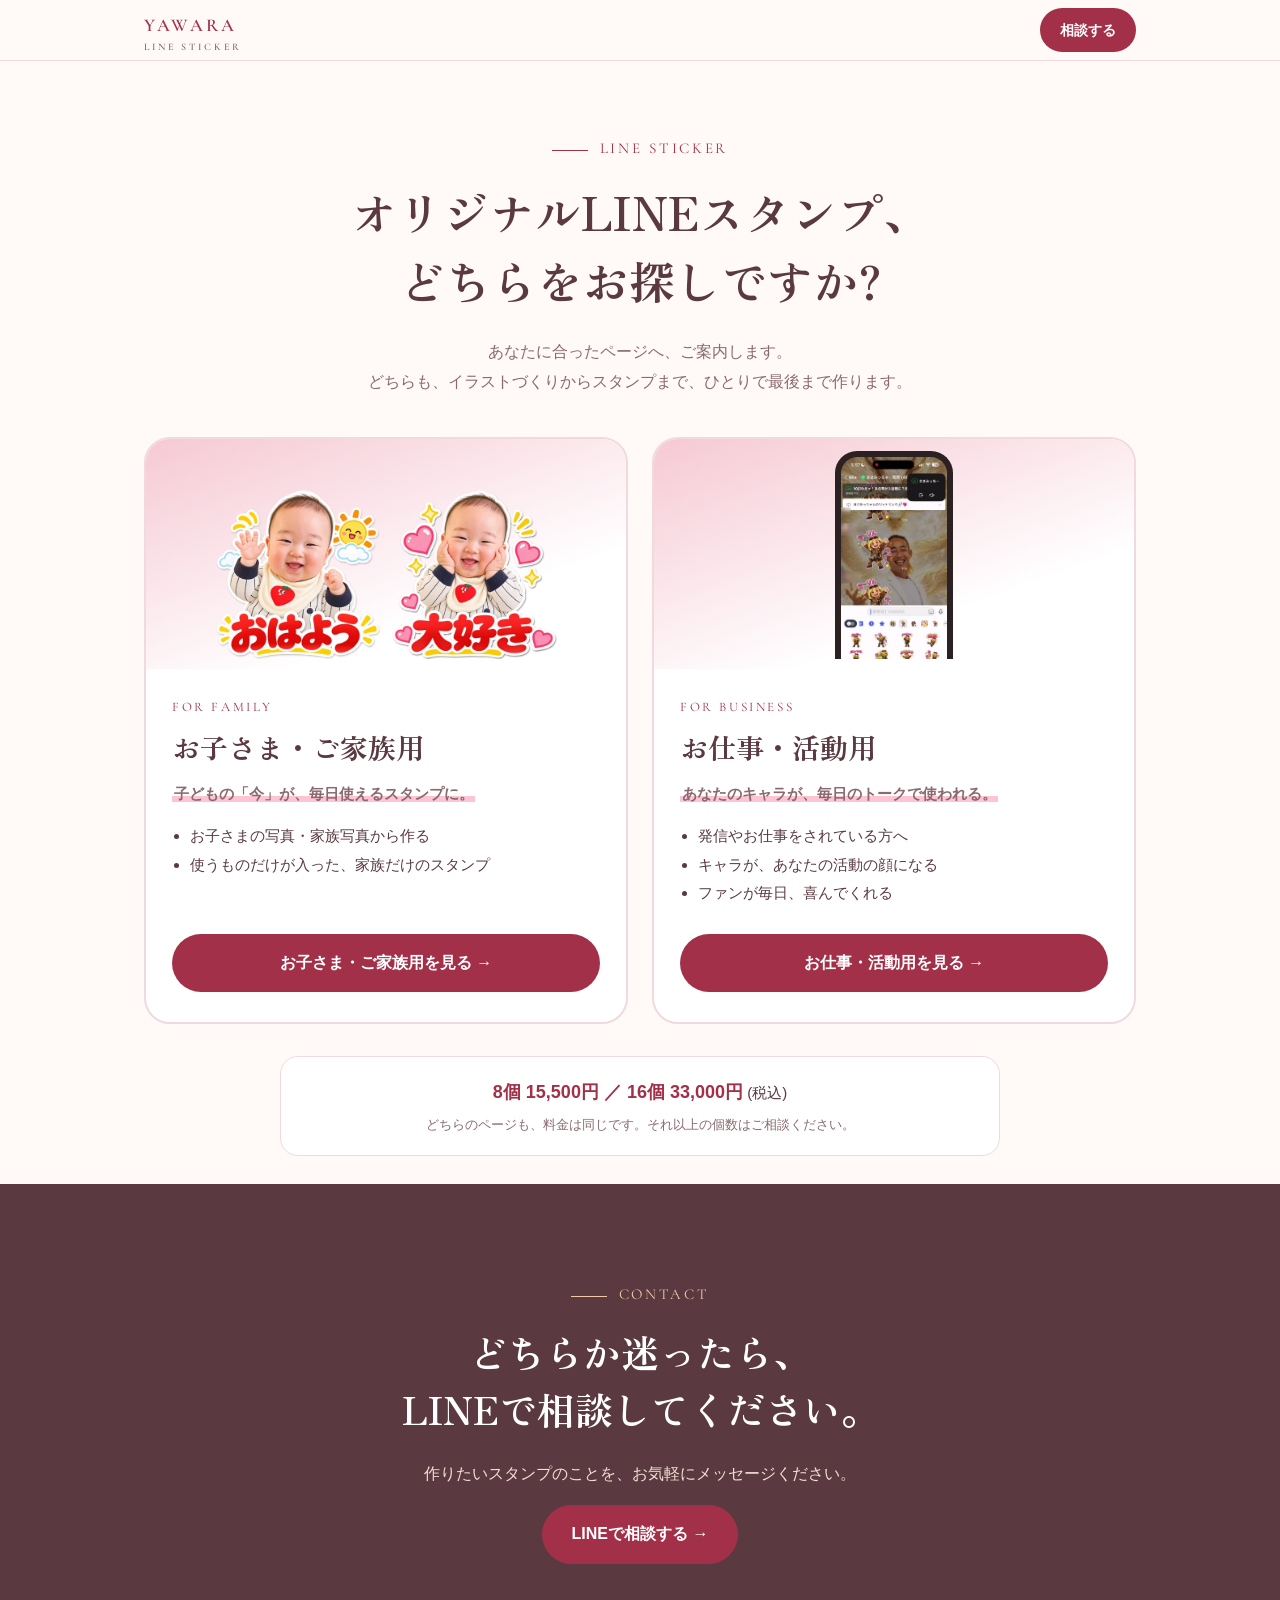
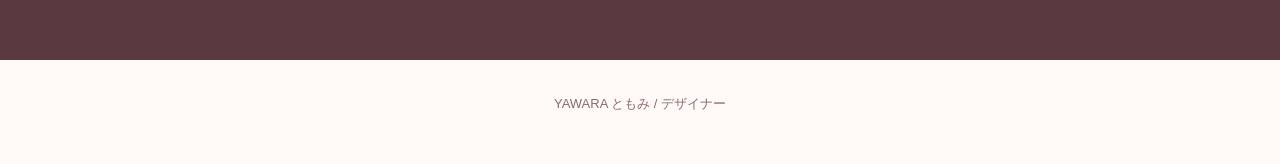
<file: lp-menu/stamp/index.html>
<!doctype html>
<html lang="ja">
<head>
<meta charset="utf-8">
<meta name="viewport" content="width=device-width,initial-scale=1">
<title>LINEスタンプ制作｜YAWARA ともみ</title>
<meta name="description" content="お子さま・ご家族用と、お仕事・活動用。あなたに合ったLINEスタンプ制作のページへご案内します。">
<link rel="preconnect" href="https://fonts.googleapis.com">
<link href="https://fonts.googleapis.com/css2?family=Cormorant+Garamond:wght@500;600&family=Zen+Old+Mincho:wght@500;700&display=swap" rel="stylesheet">
<style>
:root{--bg:#fffaf7;--bg2:#fbeaee;--card:#fff;--rose:#a33049;--rose-d:#82243a;--rose-soft:#f6c9d4;--sun:#a33049;--sun-d:#82243a;--ink:#5a3a40;--muted:#8a6a70;--line:#f0d9df}
*{box-sizing:border-box}
html{scroll-behavior:smooth}
body{margin:0;background:var(--bg);color:var(--ink);font-family:"Hiragino Sans","Hiragino Kaku Gothic ProN","Noto Sans JP",sans-serif;line-height:1.9;-webkit-font-smoothing:antialiased}
.serif{font-family:"Zen Old Mincho","Hiragino Mincho ProN","Yu Mincho",serif}
.en{font-family:"Cormorant Garamond",serif;letter-spacing:.18em}
.wrap{max-width:1040px;margin:0 auto;padding:0 24px}
header{position:sticky;top:0;z-index:10;background:rgba(255,250,247,.92);backdrop-filter:blur(8px);border-bottom:1px solid var(--line)}
header .wrap{display:flex;justify-content:space-between;align-items:center;height:60px}
.logo{font-size:18px;color:var(--rose);font-weight:600}
.logo small{display:block;font-size:10px;color:var(--muted);letter-spacing:.3em;line-height:1}
.btn{display:inline-block;background:var(--sun);color:#fff;text-decoration:none;font-weight:700;padding:14px 30px;border-radius:999px;transition:.2s}
.btn:hover{background:var(--sun-d)}
.btn.sm{padding:9px 20px;font-size:14px}
section{padding:96px 0}
.label{color:var(--rose);font-size:15px;margin:0 0 14px}
.label::before{content:"";display:inline-block;width:36px;height:1px;background:var(--rose);vertical-align:middle;margin-right:12px}
h1,h2{font-weight:700;line-height:1.5;margin:0 0 22px;color:var(--ink)}
h1{font-size:clamp(34px,6.2vw,60px)}
h2{font-size:clamp(26px,4.4vw,38px)}
h1 em,h2 em{font-style:normal;color:var(--sun)}
.hero-h1{font-size:clamp(22px,7.6vw,42px)}
.hero-h1 span{display:block;white-space:nowrap}
@media(max-width:960px){.hero .grid{grid-template-columns:1fr}}
.hero{padding:72px 0 88px}
.hero .grid{display:grid;grid-template-columns:1.1fr .9fr;gap:48px;align-items:center}
.pull{border-left:3px solid var(--sun);padding-left:16px;font-size:18px;font-weight:700;margin:0 0 20px}
.hero p.body{color:var(--muted);margin:0 0 28px}
.note{font-size:12px;color:var(--muted);margin-top:14px}
/* browser mock */
.mock{background:#fff;border:1px solid var(--line);border-radius:14px;box-shadow:0 24px 50px rgba(120,60,70,.14);overflow:hidden}
.mock img,.mock video{display:block;width:100%;aspect-ratio:3/2;object-fit:cover}
.cap{font-size:12px;color:var(--muted);text-align:center;margin:12px 0 0}
.mock .bar{background:var(--bg2);padding:10px 14px;display:flex;gap:6px}
.mock .bar i{width:9px;height:9px;border-radius:50%;background:#d9c7b8}
.mock .scr{padding:26px 22px;background:linear-gradient(160deg,var(--rose-soft),#fff 60%)}
.mock .t{font-size:11px;color:var(--rose);letter-spacing:.2em}
.mock .h{font-size:22px;line-height:1.5;margin:6px 0 12px;font-weight:700}
.mock .r{display:flex;gap:8px;margin:0 0 6px;font-size:12px}
.mock .r b{background:var(--rose);color:#fff;border-radius:4px;padding:0 8px}
.mock .f{margin-top:14px;background:var(--rose);color:#fff;text-align:center;border-radius:999px;padding:8px;font-size:13px}
.mock .m{margin-top:10px;font-size:11px;color:var(--muted);text-align:center}
/* two columns */
.two{display:grid;grid-template-columns:1fr 1fr;gap:20px;margin-top:36px}
.col{background:var(--card);border:1px solid var(--line);border-radius:18px;padding:30px 28px}
.col h3{margin:0 0 18px;font-size:20px;color:var(--rose)}
.col.cau h3{color:var(--muted)}
.col .it{padding:14px 0;border-top:1px solid var(--line)}
.col .it:first-of-type{border-top:none;padding-top:0}
.col .it b{display:block;margin-bottom:2px}
.col .it span{color:var(--muted);font-size:14px}
.alt{background:var(--bg2)}
/* works */
.works{display:grid;grid-template-columns:1fr 1fr;gap:24px;margin-top:36px}
.work{display:block;background:var(--card);border:1px solid var(--line);border-radius:18px;overflow:hidden;text-decoration:none;color:inherit;transition:.25s}
a.work:hover{transform:translateY(-4px);box-shadow:0 18px 36px rgba(120,60,70,.14)}
.work img{display:block;width:100%;aspect-ratio:3/2;object-fit:cover;border-bottom:1px solid var(--line)}
.work .tx{padding:22px 24px 26px}
.work .no{color:var(--rose);font-size:14px}
.work h3{margin:4px 0 6px;font-size:20px;line-height:1.5}
.work p{margin:0;color:var(--muted);font-size:14px}
.chips{display:flex;align-items:center;gap:6px;margin-top:12px;font-size:12px;color:var(--muted)}
.chips .en{margin-right:4px}
.chips i{width:16px;height:16px;border-radius:50%;border:1px solid rgba(0,0,0,.12);display:inline-block}
.note2{font-size:12px;color:var(--muted);margin:18px 0 0}
.work .go{display:inline-block;margin-top:14px;color:var(--rose);font-weight:700;font-size:14px}
.mood{position:relative;padding:0;background:#5a3a40}
.mood video{display:block;width:100%;height:min(62vw,520px);object-fit:cover;opacity:.92}
.mood .ov{position:absolute;inset:0;display:flex;flex-direction:column;align-items:center;justify-content:center;text-align:center;color:#fff;padding:0 24px;background:linear-gradient(180deg,rgba(0,0,0,.05),rgba(70,30,15,.4))}
.mood .ov p{margin:0;text-shadow:0 2px 14px rgba(0,0,0,.35)}
.mood .ov .l{font-size:13px;letter-spacing:.2em;margin-bottom:10px}
.mood .ov .t{font-size:clamp(20px,4.6vw,34px);line-height:1.7;font-weight:700}
/* four questions -> answers */
.pain{display:grid;grid-template-columns:repeat(3,1fr);gap:16px;margin-top:32px}
.pain div{background:var(--card);border:1px solid var(--line);border-radius:16px;padding:22px}
.pain .q{color:var(--rose);font-size:13px;letter-spacing:.15em;display:block;margin-bottom:6px}
/* price */
.price{max-width:640px;margin:36px auto 0;background:var(--card);border:2px solid var(--sun);border-radius:24px;padding:40px 30px;text-align:center}
.price .nm{font-size:22px;font-weight:700}
.price .yen{font-size:clamp(46px,9vw,64px);color:var(--sun);font-weight:700;line-height:1.3;margin-top:8px}
.price .yen small{font-size:22px}
.price .sub{color:var(--muted);font-size:14px}
.price ul{list-style:none;padding:0;margin:24px auto 0;display:inline-block;text-align:left}
.price li::before{content:"✓";color:var(--rose);margin-right:10px;font-weight:700}
/* steps */
.steps{display:grid;grid-template-columns:repeat(3,1fr);gap:20px;margin-top:36px}
.steps>div{background:var(--card);border:1px solid var(--line);border-radius:18px;padding:28px 24px}
.steps .n{font-size:40px;color:var(--sun);line-height:1}
.steps h3{margin:10px 0 6px;font-size:19px}
.steps p{margin:0;color:var(--muted);font-size:14px}
/* QA */
details{background:var(--card);border:1px solid var(--line);border-radius:14px;margin-bottom:12px;padding:18px 22px}
summary{cursor:pointer;font-weight:700;list-style:none}
summary::before{content:"Q";color:var(--rose);margin-right:12px;font-family:"Cormorant Garamond",serif;font-size:20px}
details p{margin:12px 0 0;color:var(--muted)}
/* contact */
.contact{background:var(--ink);color:#fff;text-align:center}
.contact h2{color:#fff}
.contact .label{color:#f0c9a5}.contact .label::before{background:#f0c9a5}
.contact .btn{background:var(--sun);color:#fff}
.contact p{color:#f1e1d2}
footer{padding:32px 0 48px;text-align:center;color:var(--muted);font-size:13px}
.fade{opacity:0;transform:translateY(18px);transition:opacity .8s,transform .8s}
.fade.in{opacity:1;transform:none}
@media(max-width:760px){
 section{padding:64px 0}
 .hero .grid,.two,.pain,.steps,.works{grid-template-columns:1fr}
 .mock{transform:none}
}

.menus{display:grid;grid-template-columns:repeat(2,1fr);gap:24px;margin-top:36px}
.menus .price{margin:0;max-width:none}
.menus .price.big{border-color:var(--line)}
.price .cnt{font-size:15px;color:var(--rose);letter-spacing:.1em}
.each{font-size:13px;color:var(--muted);margin-top:4px}
.chat{display:flex;flex-direction:column;gap:10px;max-width:520px;margin:0 auto}
.chat span{display:inline-block;background:var(--card);border:1px solid var(--line);border-radius:18px;padding:10px 18px;font-weight:700;align-self:flex-start}
.chat span:nth-child(even){align-self:flex-end;background:var(--rose-soft)}
.tag{display:inline-block;background:var(--rose);color:#fff;border-radius:999px;font-size:12px;padding:0 12px;margin-left:8px;vertical-align:middle;letter-spacing:.1em}
.flt{position:fixed;left:0;right:0;bottom:0;z-index:20;padding:10px 16px calc(10px + env(safe-area-inset-bottom));background:rgba(255,250,247,.94);backdrop-filter:blur(8px);border-top:1px solid var(--line);text-align:center;display:none}
.flt .btn{display:block;padding:13px}
@media(max-width:760px){.menus{grid-template-columns:1fr}.flt{display:block}footer{padding-bottom:90px}}
.live{display:grid;grid-template-columns:260px 1fr;gap:48px;align-items:center;margin-top:12px}
.phone{border:8px solid #2b2022;border-radius:34px;overflow:hidden;background:#000;box-shadow:0 24px 50px rgba(120,60,70,.2);max-width:260px}
.phone video{display:block;width:100%;aspect-ratio:720/1564;object-fit:cover}
@media(max-width:760px){.live{grid-template-columns:1fr;gap:24px;justify-items:center;text-align:left}}
.oneline{margin:32px 0 0;background:var(--card);border:2px solid var(--rose);border-radius:20px;padding:28px 28px 30px}
.oneline b{color:var(--rose);font-size:13px;letter-spacing:.2em}
.oneline p{margin:8px 0 0;font-size:clamp(17px,3.4vw,22px);line-height:2;font-weight:700}
.oneline em{font-style:normal;color:var(--rose);background:linear-gradient(transparent 62%,var(--rose-soft) 62%)}
.q4{display:grid;grid-template-columns:1fr 1fr;gap:20px;margin-top:28px}
.q4>div{background:var(--card);border:1px solid var(--line);border-radius:18px;padding:26px 26px 22px}
.q4 .no{color:var(--rose);font-size:20px}
.q4 h3{margin:2px 0 0;font-size:21px}
.q4 .sb{margin:0 0 10px;color:var(--muted);font-size:13px}
.q4 ul{margin:0;padding-left:1.2em;font-size:15px;line-height:1.8}
.q4 li{margin-bottom:4px}
@media(max-width:760px){.q4{grid-template-columns:1fr}.oneline{padding:22px 20px 24px}}
.stk{display:grid;grid-template-columns:1fr 1fr;gap:4px 8px;margin-top:10px;background:linear-gradient(#fff,#fff6f8);border-radius:14px;padding:10px 6px}
.stk svg{display:block;width:100%;height:auto}
.stk .c1{margin-top:14px}
.pain.p2{grid-template-columns:1fr 1fr}
@media(max-width:760px){.pain.p2{grid-template-columns:1fr}}
.mk{background:linear-gradient(transparent 62%,#ffc4d3 62%);color:inherit;font-weight:700;padding:0 .1em}
.pain.p2 div{font-size:17px;line-height:1.9;padding:26px 24px;border:2px solid var(--rose-soft)}
.pain.p2 .q{font-size:12px}
.steps h3{line-height:1.6}
.pt{display:inline-flex;align-items:center;gap:8px;background:var(--muted);color:#fff;border-radius:999px;padding:3px 14px 3px 4px;font-size:12px;font-weight:700;letter-spacing:.18em;margin-bottom:12px}
.pt i{display:inline-grid;place-items:center;width:22px;height:22px;border-radius:50%;background:#fff;color:var(--muted);font-style:normal;font-size:13px;line-height:1}
.pt.on{background:var(--rose)}.pt.on i{color:var(--rose)}
.ph{margin-top:12px;border-radius:26px;overflow:hidden;border:6px solid #2b2022;background:#7d9cc8;box-shadow:0 10px 24px rgba(60,40,50,.18)}
.phh{display:flex;align-items:center;gap:6px;background:#fff;padding:10px 14px;font-size:14px}
.phh span{font-size:20px;color:#555;line-height:1}.phh b{font-weight:700}.phh em{font-style:normal;color:#888;font-size:12px}.phh i{margin-left:auto;width:60px;height:8px;border-radius:4px;background:repeating-linear-gradient(90deg,#d5d5d5 0 8px,transparent 8px 16px)}
.phb{padding:12px 10px 16px;display:flex;flex-direction:column;gap:10px}
.chip{align-self:center;background:rgba(0,0,0,.22);color:#fff;font-size:10px;border-radius:999px;padding:1px 10px}
.msg{display:flex;align-items:flex-end;gap:6px;max-width:100%}
.msg.r{justify-content:flex-end}
.msg.l small{display:block;color:#fff;font-size:10px;margin:0 0 2px 2px;line-height:1.4}
.av{flex:none;width:30px;height:30px;border-radius:50%;display:grid;place-items:center;color:#fff;font-weight:700;font-size:13px;align-self:flex-start}
.av.a1{background:#e8956b}.av.a3{background:#e86aa6}.av.a2{background:#5b8def}
.bb{background:#fff;color:#222;font-size:13px;line-height:1.5;padding:8px 12px;border-radius:16px;max-width:210px;position:relative}
.bb.me{background:#8de055}
.msg.l .bb{border-top-left-radius:4px}.msg.r .bb{border-top-right-radius:4px}
.mock .ph .sk{display:block;width:108px;height:108px;aspect-ratio:1/1;object-fit:contain}
.msg.r .sk{margin-left:auto}
.phf{display:flex;align-items:center;gap:8px;background:#fff;padding:8px 12px;color:#999;font-size:12px}
.phf div{flex:1;background:#f1f1f1;border-radius:999px;padding:5px 12px}
.phf span{font-size:18px;color:#777}
</style>
<style>
.top{padding:72px 0 28px;text-align:center}
.top h1{font-size:clamp(26px,6vw,46px)}
.top p.lead{color:var(--muted);max-width:560px;margin:0 auto}
.pick{display:grid;grid-template-columns:1fr 1fr;gap:24px;margin:40px 0 0;text-align:left}
.card{display:flex;flex-direction:column;background:var(--card);border:2px solid var(--line);border-radius:26px;overflow:hidden;text-decoration:none;color:inherit;transition:.25s}
.card:hover{transform:translateY(-5px);box-shadow:0 22px 44px rgba(120,60,70,.16);border-color:var(--rose)}
.card .vis{background:linear-gradient(160deg,var(--rose-soft),#fff 70%);padding:22px 16px 10px;display:flex;justify-content:center;align-items:flex-end;gap:6px;height:230px;box-sizing:border-box}
.card .vis img{display:block;width:44%;max-width:170px;aspect-ratio:1/1;object-fit:contain}
.card .vis img:nth-child(2){margin-top:26px}
.card .vis .ph2{width:118px;border:6px solid #2b2022;border-radius:22px 22px 0 0;border-bottom:0;overflow:hidden;background:#000;height:208px}
.card .vis .ph2 img{width:100%;max-width:none;height:100%;aspect-ratio:auto;object-fit:cover;object-position:top}
.card .tx{padding:26px 26px 30px;display:flex;flex-direction:column;gap:6px;flex:1}
.card .for{color:var(--rose);font-size:13px;letter-spacing:.2em}
.card h2{font-size:clamp(22px,3.4vw,28px);margin:0 0 6px;line-height:1.5}
.card p{margin:0;color:var(--muted);font-size:15px}
.card ul{margin:8px 0 0;padding-left:1.2em;font-size:15px;line-height:1.9}
.card .go{margin-top:auto;padding-top:20px}
.card .go span{display:block;background:var(--rose);color:#fff;text-align:center;font-weight:700;border-radius:999px;padding:14px}
.card:hover .go span{background:var(--rose-d)}
.pricebar{margin:32px auto 0;max-width:720px;background:var(--card);border:1px solid var(--line);border-radius:18px;padding:18px 22px;text-align:center;font-size:15px}
.pricebar b{color:var(--rose);font-size:18px}
.pricebar small{display:block;color:var(--muted);margin-top:4px}
@media(max-width:760px){.pick{grid-template-columns:1fr}.top{padding-top:48px}}
</style>
</head>
<body>
<header><div class="wrap">
  <div class="logo en">YAWARA<small>LINE STICKER</small></div>
  <a class="btn sm" href="https://lin.ee/Rnot9Z6y">相談する</a>
</div></header>
<main>
<section class="top"><div class="wrap">
  <p class="label en" style="display:inline-block">LINE STICKER</p>
  <h1 class="serif"><span style="display:inline-block">オリジナルLINEスタンプ、</span><br><span style="display:inline-block">どちらをお探しですか?</span></h1>
  <p class="lead">あなたに合ったページへ、ご案内します。<br>どちらも、イラストづくりからスタンプまで、ひとりで最後まで作ります。</p>

  <div class="pick">
    <a class="card" href="family.html">
      <div class="vis"><img src="images/stk-ohayou.webp" alt="おはようのスタンプ"><img src="images/stk-daisuki.webp" alt="大好きのスタンプ"></div>
      <div class="tx">
        <span class="for en">FOR FAMILY</span>
        <h2 class="serif">お子さま・ご家族用</h2>
        <p><mark class="mk"><span style="display:inline-block">子どもの「今」が、</span><span style="display:inline-block">毎日使えるスタンプに。</span></mark></p>
        <ul><li>お子さまの写真・家族写真から作る</li><li><span style="display:inline-block">使うものだけが入った、</span><span style="display:inline-block">家族だけのスタンプ</span></li></ul>
        <div class="go"><span>お子さま・ご家族用を見る →</span></div>
      </div>
    </a>
    <a class="card" href="business.html">
      <div class="vis"><div class="ph2"><img src="images/stamp-live.jpg" alt="LIVEで作ったスタンプが使われている画面"></div></div>
      <div class="tx">
        <span class="for en">FOR BUSINESS</span>
        <h2 class="serif">お仕事・活動用</h2>
        <p><mark class="mk"><span style="display:inline-block">あなたのキャラが、</span><span style="display:inline-block">毎日のトークで使われる。</span></mark></p>
        <ul><li>発信やお仕事をされている方へ</li><li>キャラが、あなたの活動の顔になる</li><li>ファンが毎日、喜んでくれる</li></ul>
        <div class="go"><span>お仕事・活動用を見る →</span></div>
      </div>
    </a>
  </div>

  <div class="pricebar"><b><span style="display:inline-block">8個 15,500円</span> ／ <span style="display:inline-block">16個 33,000円</span></b> <span style="display:inline-block">(税込)</span><small>どちらのページも、料金は同じです。それ以上の個数はご相談ください。</small></div>
</div></section>

<section class="contact" id="contact"><div class="wrap fade">
  <p class="label en">CONTACT</p>
  <h2 class="serif"><span style="display:inline-block">どちらか迷ったら、</span><br><span style="display:inline-block">LINEで相談してください。</span></h2>
  <p><span style="display:inline-block">作りたいスタンプのことを、</span><span style="display:inline-block">お気軽にメッセージください。</span></p>
  <a class="btn" href="https://lin.ee/Rnot9Z6y">LINEで相談する →</a>
</div></section>
</main>
<footer>YAWARA ともみ / デザイナー</footer>
<script>
(function(){var vs=document.querySelectorAll("video[data-lazy]");if(!("IntersectionObserver" in window)){return}
var io=new IntersectionObserver(function(es){es.forEach(function(e){var v=e.target;if(e.isIntersecting){v.preload="auto";var p=v.play();if(p&&p.catch)p.catch(function(){})}else{v.pause()}})},{threshold:.35});
vs.forEach(function(v){io.observe(v)})})();

var els=document.querySelectorAll(".fade");
if("IntersectionObserver" in window){
  var io=new IntersectionObserver(function(es){es.forEach(function(e){if(e.isIntersecting){e.target.classList.add("in");io.unobserve(e.target)}})},{threshold:.12});
  els.forEach(function(e){io.observe(e)});
}else{els.forEach(function(e){e.classList.add("in")})}
</script>
</body>
</html>
</file>
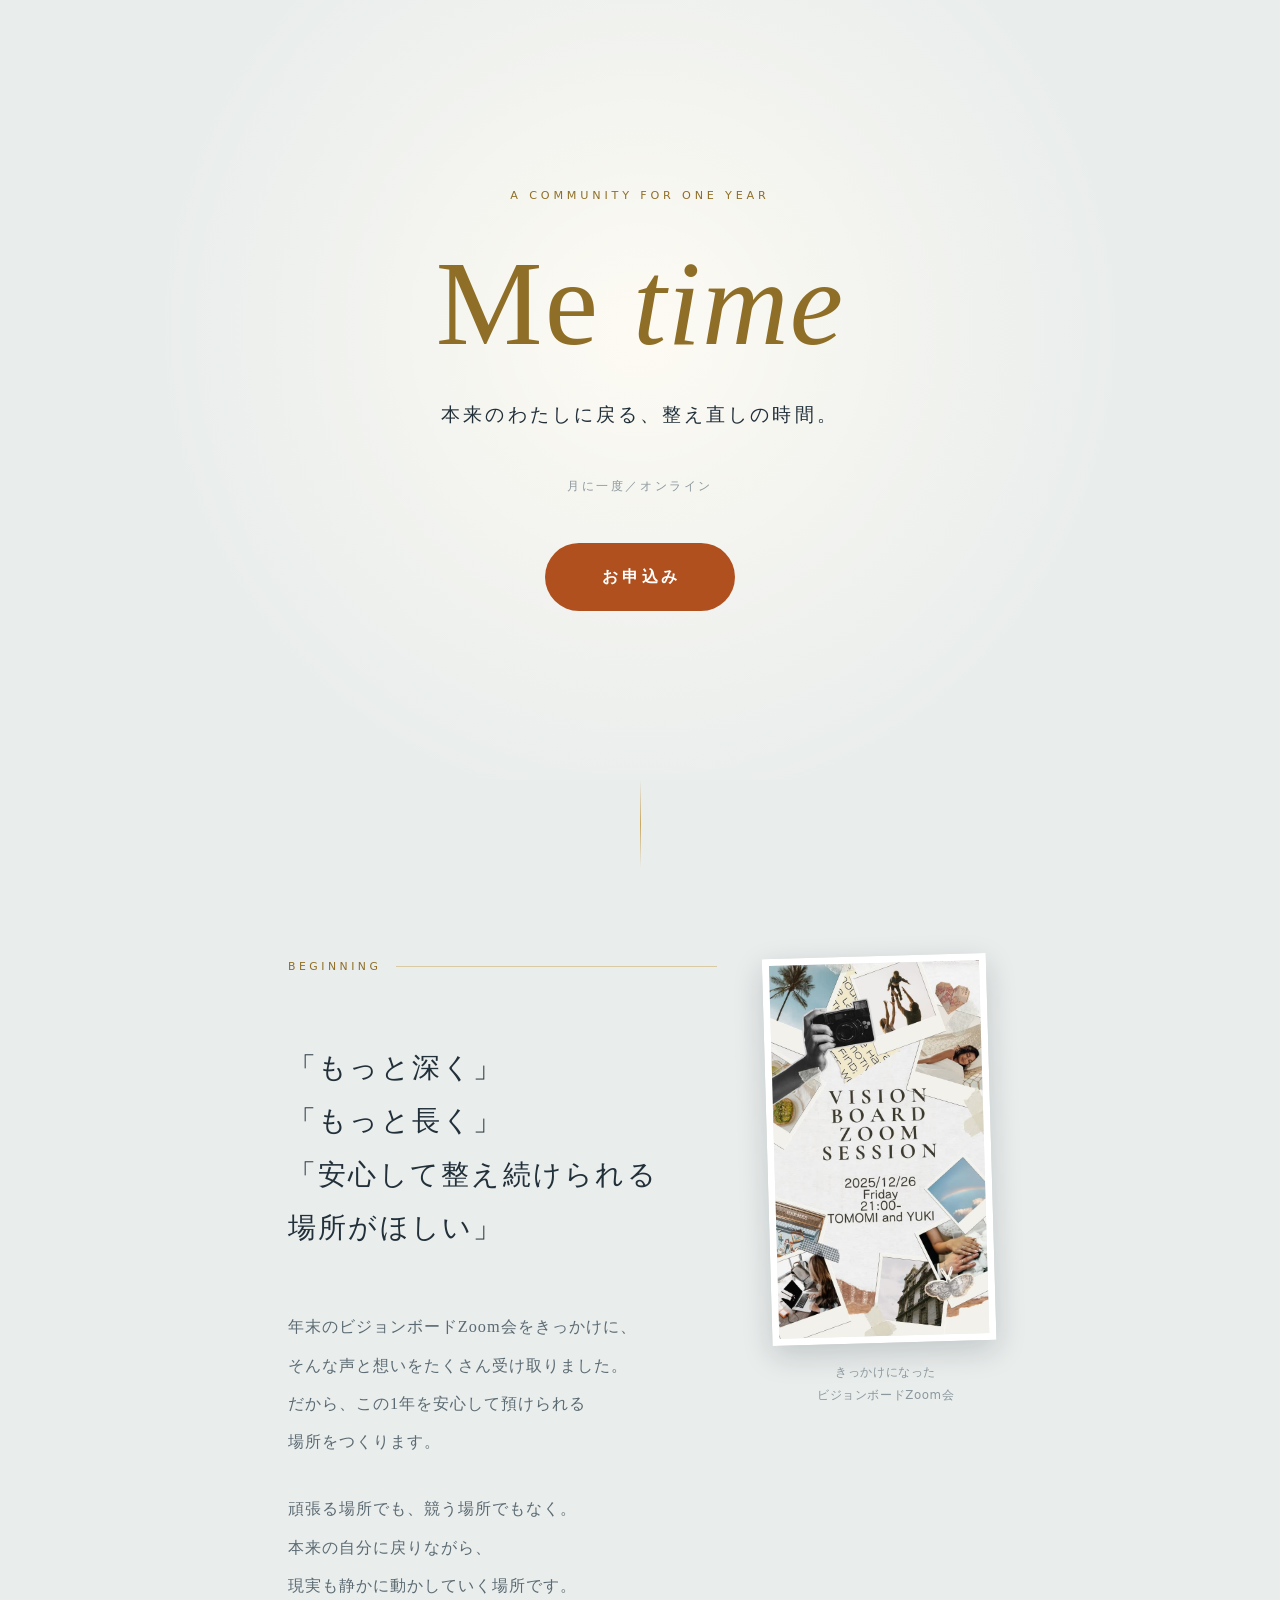
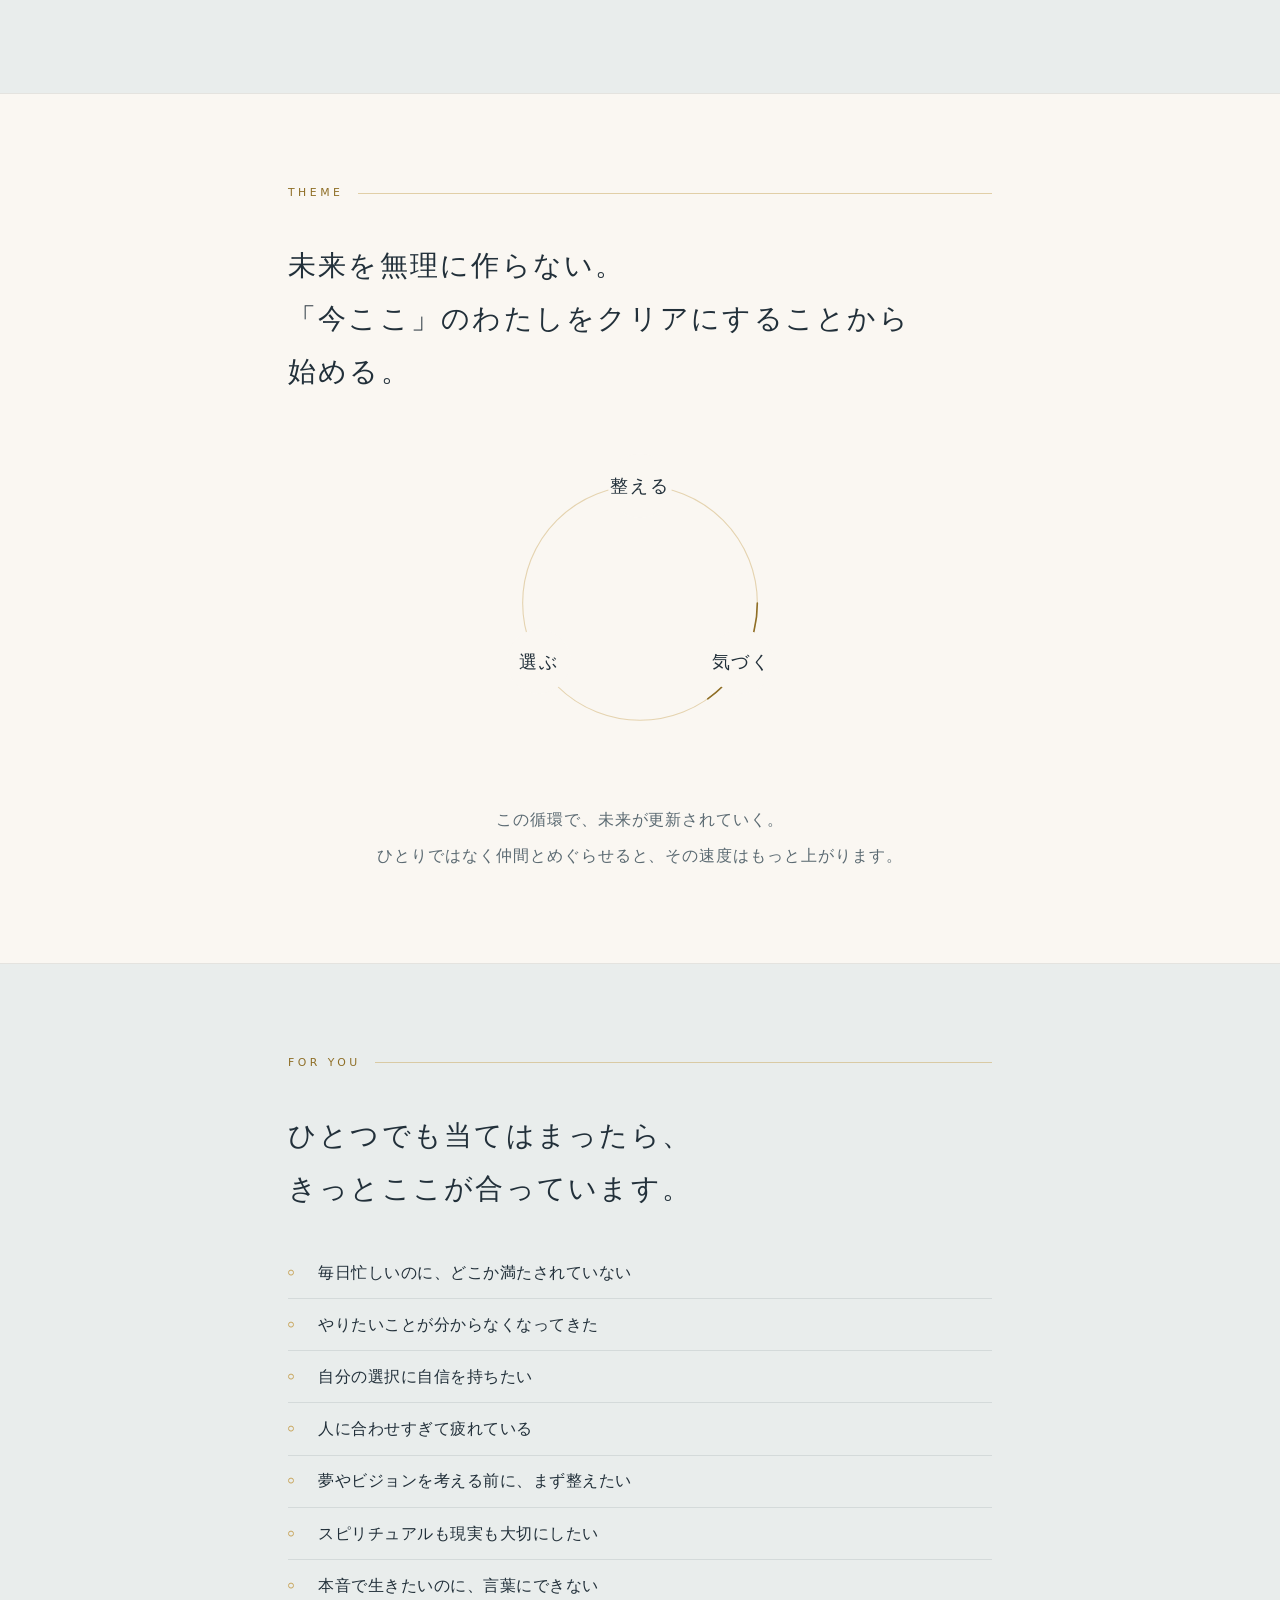
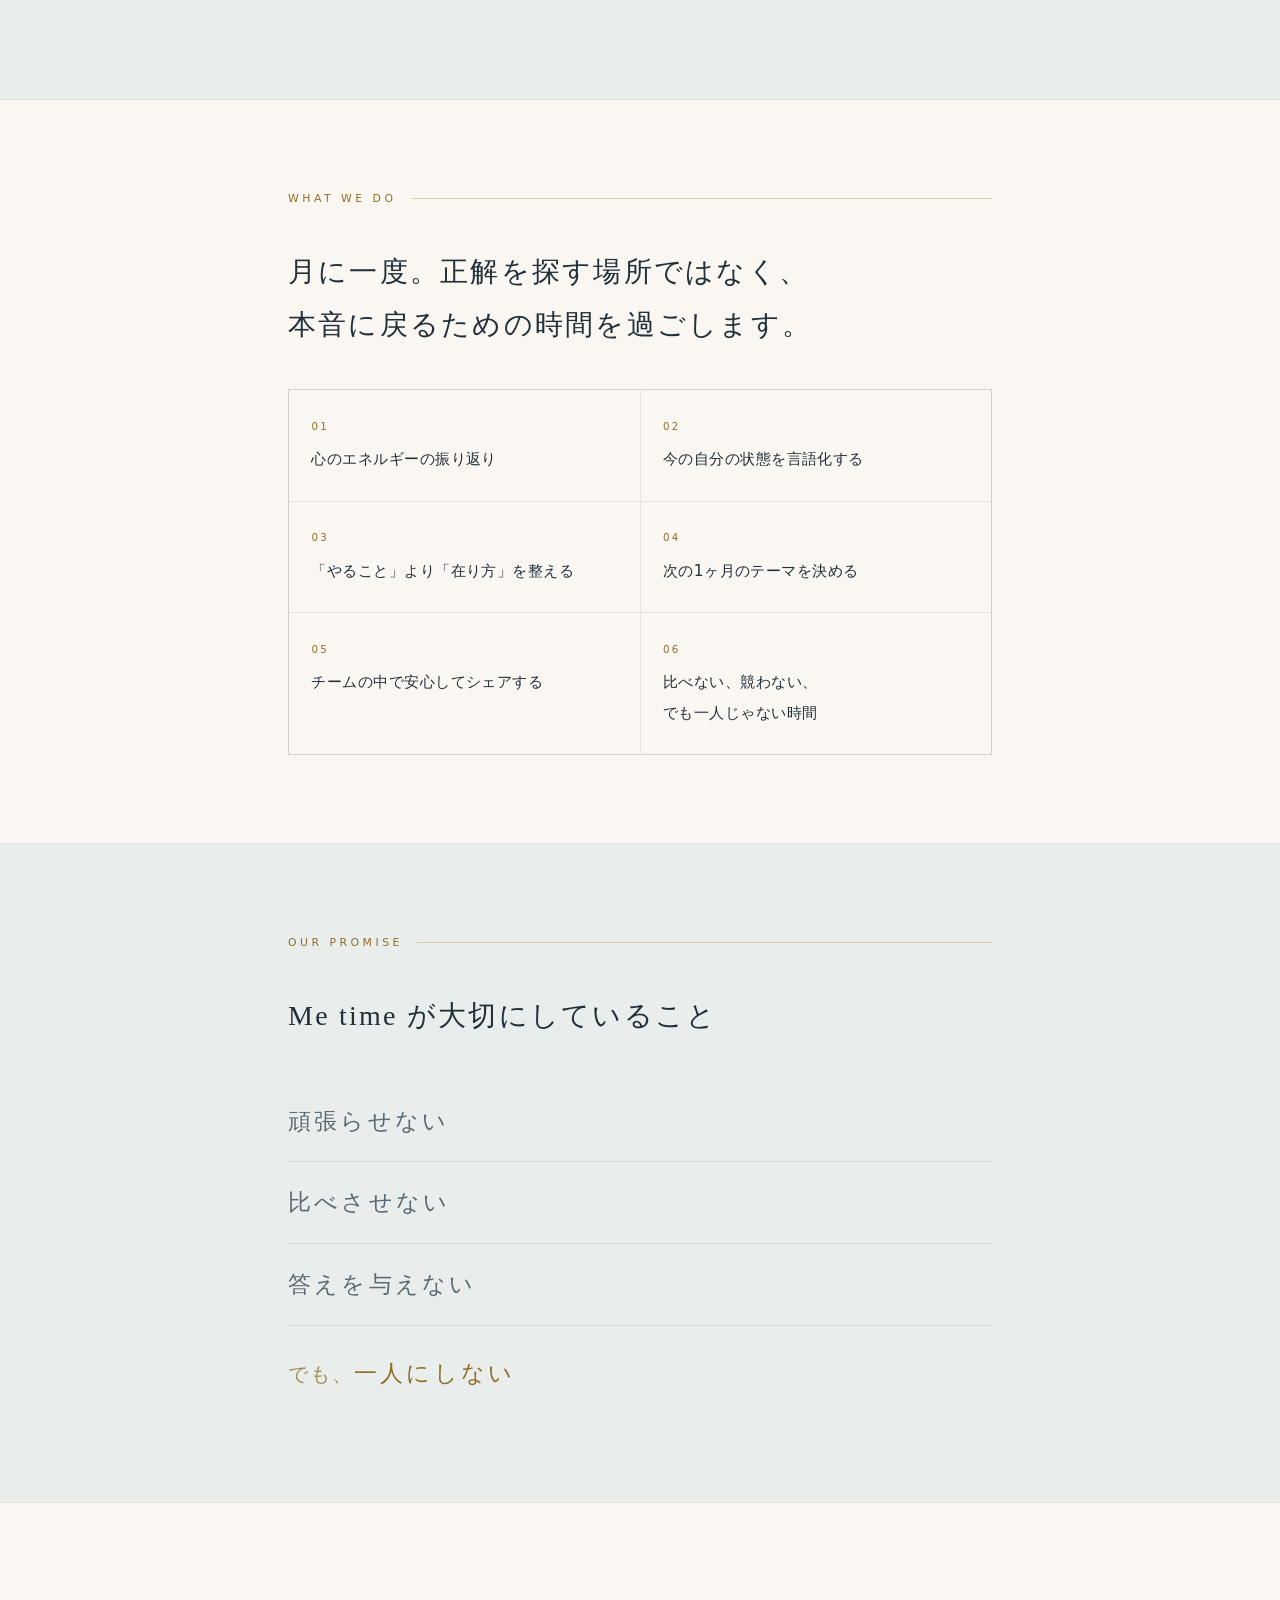
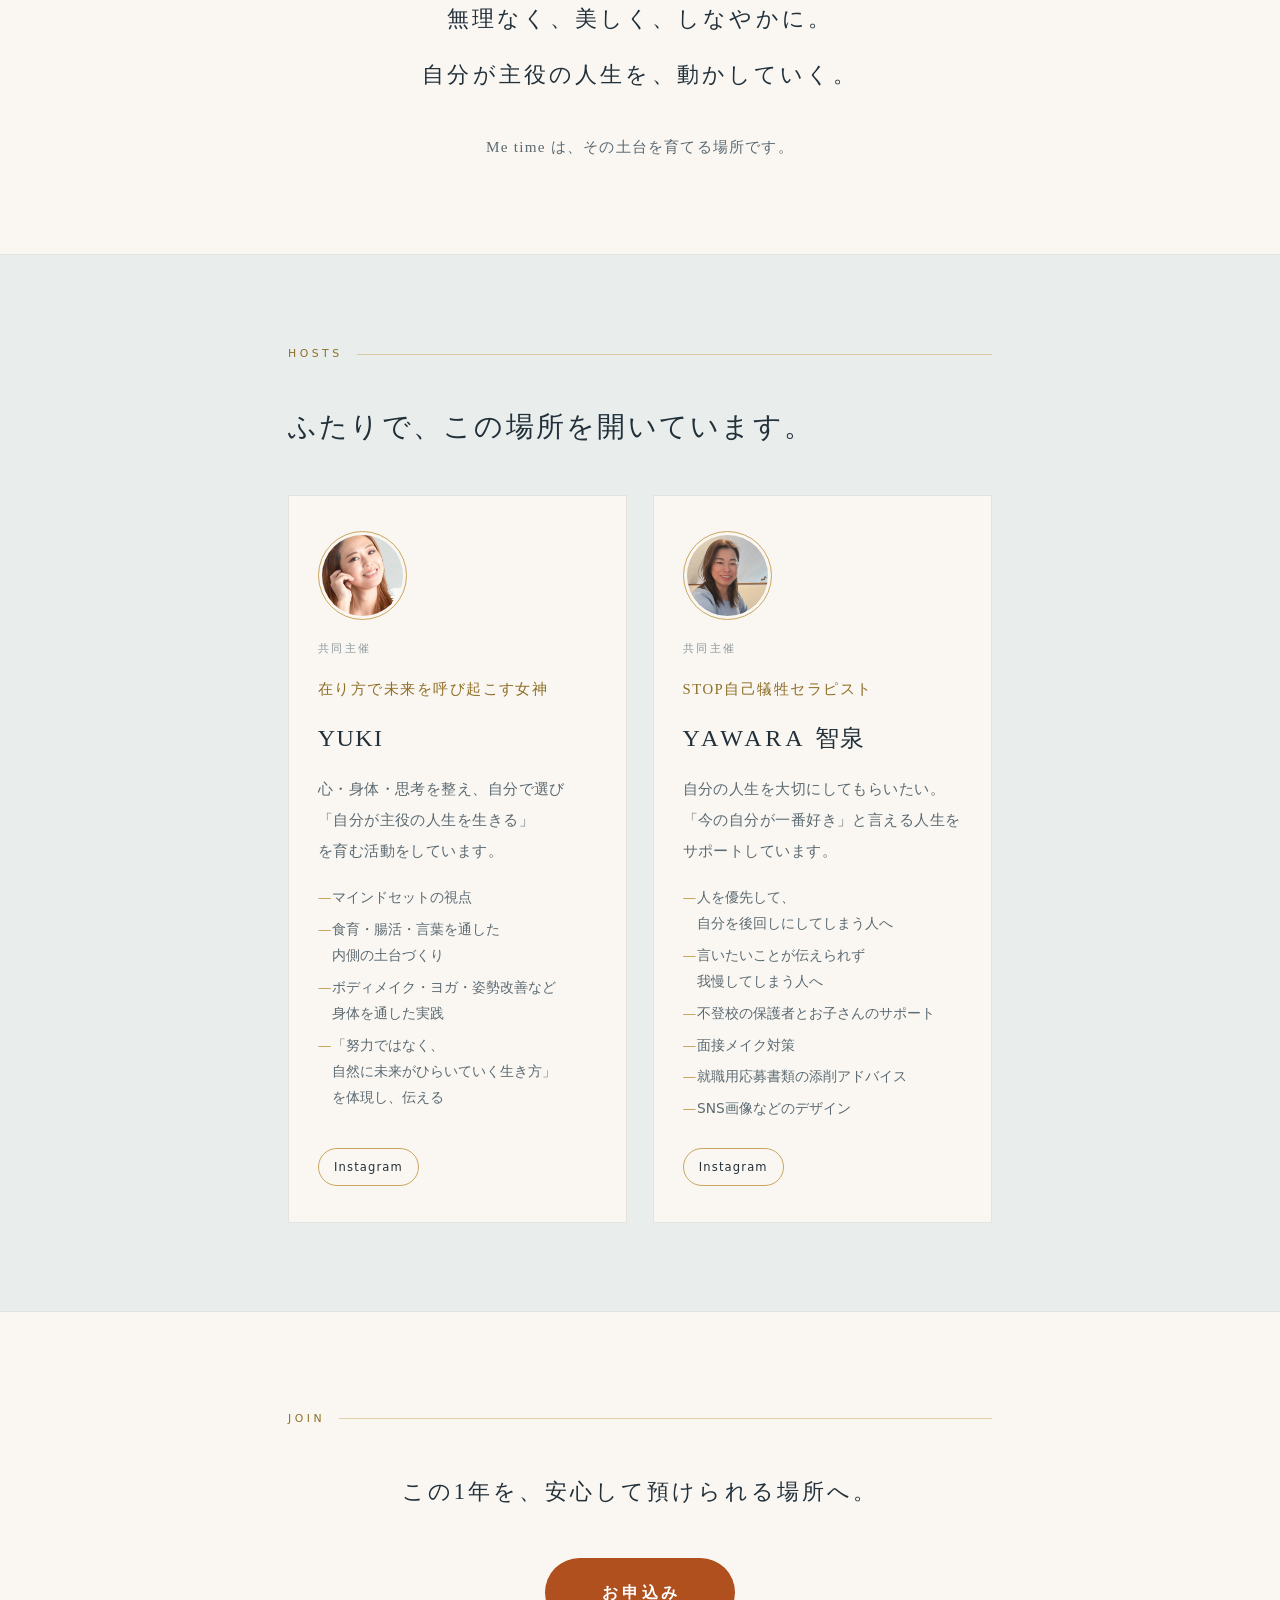
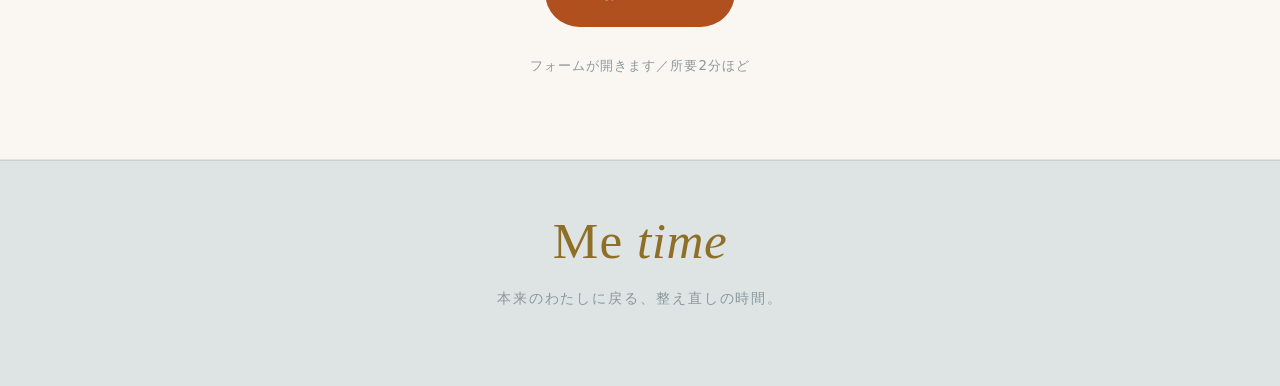
<file: lp-menu/me-time.html>
<!doctype html>
<html lang="ja">
<head>
<meta charset="utf-8">
<meta name="viewport" content="width=device-width, initial-scale=1">
<title>Me time｜本来のわたしに戻る、整え直しの時間</title>
<meta name="description" content="月に一度、本来の自分に戻るための整え直しの時間。頑張る場所でも競う場所でもない、1年を安心して預けられるコミュニティです。">
<meta name="theme-color" content="#e9edec" media="(prefers-color-scheme: light)">
<meta name="theme-color" content="#111a20" media="(prefers-color-scheme: dark)">
<meta property="og:type" content="website">
<meta property="og:title" content="Me time｜本来のわたしに戻る、整え直しの時間">
<meta property="og:description" content="月に一度、本来の自分に戻るための整え直しの時間。頑張る場所でも競う場所でもない、1年を安心して預けられるコミュニティです。">
<meta property="og:locale" content="ja_JP">
<meta name="twitter:card" content="summary_large_image">
<style>
  *, *::before, *::after { box-sizing: border-box; }
  html, body { margin: 0; padding: 0; }
  img { max-width: 100%; }
  body { background: #e9edec; }
  @media (prefers-color-scheme: dark) { body { background: #111a20; } }
</style>
</head>
<body>
<style>
  :root {
    --ground: #e9edec;
    --ground-deep: #dde4e3;
    --paper: #faf7f2;
    --paper-line: rgba(34, 48, 58, 0.10);
    --ink: #22303a;
    --ink-soft: #5b6a72;
    --ink-faint: #8b979d;
    --gold: #8f6f27;
    --gold-line: #c9a75e;
    --ember: #b0501f;
    --ember-ink: #ffffff;
    --moon: rgba(255, 252, 244, 0.9);

    --font-display: Didot, "Bodoni 72", "Hiragino Mincho ProN", "Yu Mincho", Georgia, serif;
    --font-mincho: "Hiragino Mincho ProN", "Yu Mincho", YuMincho, "Noto Serif JP", serif;
    --font-gothic: "Hiragino Kaku Gothic ProN", "Yu Gothic", YuGothic, "Noto Sans JP", system-ui, sans-serif;
    --font-label: "Avenir Next", Avenir, "Hiragino Kaku Gothic ProN", system-ui, sans-serif;

    --col: 44rem;
  }

  @media (prefers-color-scheme: dark) {
    :root {
      --ground: #111a20;
      --ground-deep: #0b1216;
      --paper: #18222a;
      --paper-line: rgba(230, 227, 220, 0.12);
      --ink: #e8e5de;
      --ink-soft: #a8b4b9;
      --ink-faint: #7d8a90;
      --gold: #d7b268;
      --gold-line: #a8894a;
      --ember: #c2602c;
      --ember-ink: #ffffff;
      --moon: rgba(215, 178, 104, 0.13);
    }
  }

  :root[data-theme="dark"] {
    --ground: #111a20;
    --ground-deep: #0b1216;
    --paper: #18222a;
    --paper-line: rgba(230, 227, 220, 0.12);
    --ink: #e8e5de;
    --ink-soft: #a8b4b9;
    --ink-faint: #7d8a90;
    --gold: #d7b268;
    --gold-line: #a8894a;
    --ember: #c2602c;
    --ember-ink: #ffffff;
    --moon: rgba(215, 178, 104, 0.13);
  }

  :root[data-theme="light"] {
    --ground: #e9edec;
    --ground-deep: #dde4e3;
    --paper: #faf7f2;
    --paper-line: rgba(34, 48, 58, 0.10);
    --ink: #22303a;
    --ink-soft: #5b6a72;
    --ink-faint: #8b979d;
    --gold: #8f6f27;
    --gold-line: #c9a75e;
    --ember: #b0501f;
    --ember-ink: #ffffff;
    --moon: rgba(255, 252, 244, 0.9);
  }

  .mt-page {
    background: var(--ground);
    color: var(--ink);
    font-family: var(--font-gothic);
    line-height: 1.95;
    font-size: 16px;
    /* 日本語を語の途中で折り返さないための土台 */
    line-break: strict;
    word-break: normal;
    overflow-wrap: normal;
    -webkit-font-smoothing: antialiased;
    overflow-x: hidden;
  }

  .mt-page :where(h1, h2, h3, p, ul, li, figure, blockquote) {
    margin: 0;
    padding: 0;
  }
  .mt-page ul { list-style: none; }

  /* 文節単位でしか折り返させないための単位 */
  .nb { display: inline-block; }

  .wrap {
    width: min(var(--col), calc(100% - 3rem));
    margin-inline: auto;
  }

  /* ---------- hero ---------- */

  .hero {
    position: relative;
    min-height: min(92svh, 780px);
    display: grid;
    place-items: center;
    text-align: center;
    padding: 6rem 0 5rem;
    overflow: hidden;
  }
  .hero::before {
    content: "";
    position: absolute;
    inset: auto 0 auto 50%;
    top: -18vw;
    width: min(70rem, 118vw);
    aspect-ratio: 1;
    translate: -50% 0;
    border-radius: 50%;
    background: radial-gradient(circle at 50% 50%, var(--moon) 0%, transparent 62%);
    pointer-events: none;
  }
  .hero > * { position: relative; }

  .hero-eyebrow {
    font-family: var(--font-label);
    font-size: 0.7rem;
    letter-spacing: 0.34em;
    text-transform: uppercase;
    color: var(--gold);
    margin-bottom: 2.6rem;
  }
  .wordmark {
    font-family: var(--font-display);
    font-weight: 400;
    font-size: clamp(3.6rem, 14vw, 7.5rem);
    line-height: 0.94;
    letter-spacing: 0.02em;
    color: var(--gold);
    text-wrap: balance;
  }
  .wordmark em {
    font-style: italic;
    letter-spacing: 0.01em;
  }
  .hero-sub {
    margin-top: 2rem;
    font-family: var(--font-mincho);
    font-size: clamp(1rem, 3.4vw, 1.2rem);
    letter-spacing: 0.16em;
    line-height: 2.3;
    color: var(--ink);
  }
  .hero-meta {
    margin-top: 2.4rem;
    font-family: var(--font-label);
    font-size: 0.72rem;
    letter-spacing: 0.22em;
    color: var(--ink-faint);
  }
  .hero-cta { margin-top: 2.8rem; }

  .thread {
    width: 1px;
    height: 5.5rem;
    margin: 0 auto;
    background: linear-gradient(to bottom, transparent, var(--gold-line), transparent);
  }

  /* ---------- sections ---------- */

  .band {
    padding: 5.5rem 0;
  }
  .band--paper {
    background: var(--paper);
    border-block: 1px solid var(--paper-line);
  }

  .label {
    font-family: var(--font-label);
    font-size: 0.68rem;
    letter-spacing: 0.32em;
    text-transform: uppercase;
    color: var(--gold);
    display: flex;
    align-items: center;
    gap: 0.9rem;
    margin-bottom: 2.2rem;
  }
  .label::after {
    content: "";
    flex: 1;
    height: 1px;
    background: var(--gold-line);
    opacity: 0.5;
  }

  h2 {
    font-family: var(--font-mincho);
    font-weight: 500;
    font-size: clamp(1.4rem, 4.6vw, 1.75rem);
    line-height: 1.9;
    letter-spacing: 0.08em;
    text-wrap: balance;
  }

  .lead {
    font-family: var(--font-mincho);
    font-size: 1.02rem;
    line-height: 2.35;
    letter-spacing: 0.06em;
    color: var(--ink-soft);
  }
  h2 + .lead { margin-top: 1.6rem; }

  /* ---------- はじまり（本文＋写真） ---------- */

  .begin {
    display: grid;
    gap: 3rem;
    align-items: start;
  }
  @media (min-width: 46rem) {
    .begin { grid-template-columns: 1fr 14rem; gap: 3.2rem; }
  }
  .shot {
    justify-self: center;
    max-width: 14rem;
    rotate: -1.6deg;
  }
  .shot img {
    display: block;
    width: 100%;
    height: auto;
    background: #fff;
    border: 7px solid #fff;
    box-shadow: 0 10px 30px rgba(20, 30, 38, 0.18);
  }
  .shot figcaption {
    margin-top: 1.1rem;
    rotate: 1.6deg;
    font-size: 0.74rem;
    line-height: 1.9;
    letter-spacing: 0.05em;
    color: var(--ink-faint);
    text-align: center;
  }

  .stack { display: flex; flex-direction: column; }
  .stack--sm { gap: 1.1rem; }
  .stack--md { gap: 1.8rem; }
  .stack--lg { gap: 2.8rem; }

  /* ---------- 循環 ---------- */

  .cycle {
    display: grid;
    justify-items: center;
    gap: 2.4rem;
    margin-top: 2.8rem;
  }
  .cycle svg {
    width: min(20rem, 78vw);
    height: auto;
    display: block;
  }
  .ring-track {
    fill: none;
    stroke: var(--gold-line);
    stroke-width: 1;
    opacity: 0.45;
  }
  .ring-arc {
    fill: none;
    stroke: var(--gold);
    stroke-width: 1.5;
    stroke-linecap: round;
    stroke-dasharray: 105 586;
    transform-origin: 150px 150px;
    animation: orbit 28s linear infinite;
  }
  @keyframes orbit { to { transform: rotate(360deg); } }
  .node-plate { fill: var(--paper); }
  .node-text {
    fill: var(--ink);
    font-family: var(--font-mincho);
    font-size: 17px;
    letter-spacing: 0.1em;
    text-anchor: middle;
    dominant-baseline: central;
  }
  .cycle-note {
    font-family: var(--font-mincho);
    text-align: center;
    line-height: 2.3;
    letter-spacing: 0.06em;
    color: var(--ink-soft);
  }

  /* ---------- リスト ---------- */

  .checks li {
    display: grid;
    grid-template-columns: 1.5rem 1fr;
    gap: 0.4rem;
    align-items: baseline;
    line-height: 2.1;
    letter-spacing: 0.03em;
    padding-block: 0.55rem;
    border-bottom: 1px solid var(--paper-line);
  }
  .checks li:last-child { border-bottom: 0; }
  .checks li::before {
    content: "";
    width: 6px;
    height: 6px;
    border: 1px solid var(--gold-line);
    border-radius: 50%;
    translate: 0 -0.15em;
  }

  .doing {
    display: grid;
    grid-template-columns: repeat(auto-fit, minmax(15rem, 1fr));
    gap: 1px;
    background: var(--paper-line);
    border: 1px solid var(--paper-line);
    margin-top: 2.4rem;
  }
  .doing li {
    background: var(--paper);
    padding: 1.6rem 1.4rem;
    line-height: 2;
    letter-spacing: 0.03em;
    font-size: 0.96rem;
  }
  .doing .n {
    display: block;
    font-family: var(--font-label);
    font-size: 0.64rem;
    letter-spacing: 0.24em;
    color: var(--gold);
    margin-bottom: 0.5rem;
  }

  /* ---------- 約束 ---------- */

  .promises {
    display: flex;
    flex-direction: column;
    gap: 0;
    margin-top: 2.4rem;
  }
  .promises li {
    font-family: var(--font-mincho);
    font-size: clamp(1.15rem, 4.4vw, 1.45rem);
    letter-spacing: 0.14em;
    line-height: 1.9;
    padding-block: 1.15rem;
    border-bottom: 1px solid var(--paper-line);
    color: var(--ink-soft);
  }
  .promises li.turn {
    color: var(--gold);
    border-bottom: 0;
    padding-top: 1.6rem;
  }
  .promises li.turn::before {
    content: "でも、";
    font-size: 0.86em;
    letter-spacing: 0.1em;
    opacity: 0.75;
  }

  /* ---------- 引用 ---------- */

  .creed {
    text-align: center;
    font-family: var(--font-mincho);
    font-size: clamp(1.1rem, 4.2vw, 1.4rem);
    line-height: 2.5;
    letter-spacing: 0.14em;
  }
  .creed .quiet {
    display: block;
    margin-top: 1.6rem;
    font-size: 0.95rem;
    letter-spacing: 0.08em;
    color: var(--ink-soft);
  }

  /* ---------- 主催 ---------- */

  .hosts {
    display: grid;
    gap: 2rem;
    margin-top: 2.6rem;
  }
  @media (min-width: 46rem) {
    .hosts { grid-template-columns: 1fr 1fr; gap: 1.6rem; }
  }
  .host {
    background: var(--paper);
    border: 1px solid var(--paper-line);
    padding: 2.2rem 1.8rem;
    display: flex;
    flex-direction: column;
    gap: 1.1rem;
  }
  .crest {
    width: 5.6rem;
    height: 5.6rem;
    border: 1px solid var(--gold-line);
    border-radius: 50%;
    padding: 3px;
    flex: none;
  }
  .crest img {
    width: 100%;
    height: 100%;
    border-radius: 50%;
    object-fit: cover;
    display: block;
  }
  .host-role {
    font-family: var(--font-label);
    font-size: 0.66rem;
    letter-spacing: 0.24em;
    color: var(--ink-faint);
  }
  .host-title {
    font-family: var(--font-mincho);
    font-size: 0.92rem;
    letter-spacing: 0.1em;
    color: var(--gold);
    line-height: 1.8;
  }
  .host-name {
    font-family: var(--font-mincho);
    font-size: 1.5rem;
    letter-spacing: 0.16em;
    line-height: 1.5;
  }
  .host-name .latin {
    font-family: var(--font-display);
    letter-spacing: 0.06em;
  }
  .host-body {
    font-size: 0.92rem;
    line-height: 2.1;
    letter-spacing: 0.03em;
    color: var(--ink-soft);
  }
  .host-list {
    display: flex;
    flex-direction: column;
    gap: 0.35rem;
    font-size: 0.86rem;
    line-height: 1.9;
    color: var(--ink-soft);
  }
  .host-list li {
    padding-left: 0.9rem;
    position: relative;
  }
  .host-list li::before {
    content: "—";
    position: absolute;
    left: 0;
    color: var(--gold-line);
  }
  .host-links {
    display: flex;
    flex-wrap: wrap;
    gap: 0.5rem;
    margin-top: auto;
    padding-top: 0.6rem;
  }
  .pill {
    font-family: var(--font-label);
    font-size: 0.72rem;
    letter-spacing: 0.1em;
    color: var(--ink);
    text-decoration: none;
    border: 1px solid var(--gold-line);
    border-radius: 999px;
    padding: 0.42rem 0.95rem;
    transition: background-color 0.25s ease, color 0.25s ease;
  }
  .pill:hover, .pill:focus-visible {
    background: var(--gold);
    color: var(--paper);
  }

  /* ---------- CTA ---------- */

  .join {
    text-align: center;
    padding: 6rem 0 5rem;
  }
  .btn {
    display: inline-block;
    background: var(--ember);
    color: var(--ember-ink);
    font-family: var(--font-gothic);
    font-size: 1.02rem;
    font-weight: 600;
    letter-spacing: 0.22em;
    text-decoration: none;
    padding: 1.15rem 3.4rem 1.15rem 3.6rem;
    border-radius: 999px;
    transition: transform 0.25s ease, filter 0.25s ease;
  }
  .btn:hover, .btn:focus-visible {
    filter: brightness(1.08);
    transform: translateY(-2px);
  }
  .join-note {
    margin-top: 1.6rem;
    font-size: 0.84rem;
    letter-spacing: 0.08em;
    color: var(--ink-faint);
  }

  .foot {
    text-align: center;
    padding: 3.5rem 0 4.5rem;
    border-top: 1px solid var(--paper-line);
    background: var(--ground-deep);
  }
  .foot .wordmark { font-size: clamp(2.2rem, 9vw, 3.2rem); }
  .foot-line {
    margin-top: 1.2rem;
    font-family: var(--font-mincho);
    font-size: 0.85rem;
    letter-spacing: 0.14em;
    color: var(--ink-faint);
    line-height: 2.2;
  }

  /* ---------- focus / motion ---------- */

  .mt-page a:focus-visible {
    outline: 2px solid var(--gold);
    outline-offset: 3px;
  }

  .rise {
    opacity: 0;
    transform: translateY(14px);
    transition: opacity 0.9s ease, transform 0.9s ease;
  }
  .rise.in { opacity: 1; transform: none; }

  @media (prefers-reduced-motion: reduce) {
    .mt-page * {
      animation-duration: 0.001ms !important;
      animation-iteration-count: 1 !important;
      transition-duration: 0.001ms !important;
    }
    .rise { opacity: 1; transform: none; }
  }

  /* Chromium は文節改行、他ブラウザは .nb で担保 */
  @supports (word-break: auto-phrase) {
    .mt-page { word-break: auto-phrase; }
  }
</style>

<div class="mt-page">

  <header class="hero">
    <div class="wrap">
      <p class="hero-eyebrow">A community for one year</p>
      <h1 class="wordmark">Me <em>time</em></h1>
      <p class="hero-sub"><span class="nb">本来のわたしに戻る、</span><span class="nb">整え直しの時間。</span></p>
      <p class="hero-meta">月に一度／オンライン</p>
      <p class="hero-cta"><a class="btn" href="https://forms.gle/U78BXCYSsn7qMGDz8" target="_blank" rel="noopener noreferrer">お申込み</a></p>
    </div>
  </header>

  <div class="thread" aria-hidden="true"></div>

  <section class="band rise">
    <div class="wrap begin">
      <div class="stack stack--md">
        <p class="label">Beginning</p>
        <h2><span class="nb">「もっと深く」</span><span class="nb">「もっと長く」</span><br><span class="nb">「安心して整え続けられる</span><span class="nb">場所がほしい」</span></h2>
        <p class="lead"><span class="nb">年末のビジョンボードZoom会を</span><span class="nb">きっかけに、</span><span class="nb">そんな声と想いを</span><span class="nb">たくさん受け取りました。</span><br><span class="nb">だから、</span><span class="nb">この1年を安心して預けられる</span><span class="nb">場所をつくります。</span></p>
        <p class="lead"><span class="nb">頑張る場所でも、</span><span class="nb">競う場所でもなく。</span><br><span class="nb">本来の自分に戻りながら、</span><span class="nb">現実も静かに動かしていく場所です。</span></p>
      </div>

      <figure class="shot">
        <img src="[data-uri]" alt="ビジョンボードZoom会の告知画像。憧れの風景や暮らしの写真をコラージュしたビジョンボード" width="620" height="1102">
        <figcaption><span class="nb">きっかけになった</span><span class="nb">ビジョンボードZoom会</span></figcaption>
      </figure>
    </div>
  </section>

  <section class="band band--paper rise">
    <div class="wrap">
      <p class="label">Theme</p>
      <h2><span class="nb">未来を無理に作らない。</span><br><span class="nb">「今ここ」のわたしを</span><span class="nb">クリアにすることから</span><span class="nb">始める。</span></h2>

      <div class="cycle">
        <svg viewBox="0 0 300 300" role="img" aria-label="整える・気づく・選ぶ が循環している図">
          <circle class="ring-track" cx="150" cy="150" r="110" />
          <circle class="ring-arc" cx="150" cy="150" r="110" />
          <g>
            <circle class="node-plate" cx="150" cy="40" r="30" />
            <text class="node-text" x="150" y="40">整える</text>
          </g>
          <g>
            <circle class="node-plate" cx="245" cy="205" r="30" />
            <text class="node-text" x="245" y="205">気づく</text>
          </g>
          <g>
            <circle class="node-plate" cx="55" cy="205" r="30" />
            <text class="node-text" x="55" y="205">選ぶ</text>
          </g>
        </svg>

        <p class="cycle-note"><span class="nb">この循環で、</span><span class="nb">未来が更新されていく。</span><br><span class="nb">ひとりではなく仲間とめぐらせると、</span><span class="nb">その速度はもっと上がります。</span></p>
      </div>
    </div>
  </section>

  <section class="band rise">
    <div class="wrap">
      <p class="label">For you</p>
      <h2><span class="nb">ひとつでも当てはまったら、</span><span class="nb">きっとここが合っています。</span></h2>
      <ul class="checks" style="margin-top:2rem">
        <li><span><span class="nb">毎日忙しいのに、</span><span class="nb">どこか満たされていない</span></span></li>
        <li><span><span class="nb">やりたいことが</span><span class="nb">分からなくなってきた</span></span></li>
        <li><span><span class="nb">自分の選択に</span><span class="nb">自信を持ちたい</span></span></li>
        <li><span><span class="nb">人に合わせすぎて</span><span class="nb">疲れている</span></span></li>
        <li><span><span class="nb">夢やビジョンを考える前に、</span><span class="nb">まず整えたい</span></span></li>
        <li><span><span class="nb">スピリチュアルも現実も</span><span class="nb">大切にしたい</span></span></li>
        <li><span><span class="nb">本音で生きたいのに、</span><span class="nb">言葉にできない</span></span></li>
      </ul>
    </div>
  </section>

  <section class="band band--paper rise">
    <div class="wrap">
      <p class="label">What we do</p>
      <h2><span class="nb">月に一度。</span><span class="nb">正解を探す場所ではなく、</span><br><span class="nb">本音に戻るための時間を</span><span class="nb">過ごします。</span></h2>

      <ul class="doing">
        <li><span class="n">01</span><span class="nb">心のエネルギーの</span><span class="nb">振り返り</span></li>
        <li><span class="n">02</span><span class="nb">今の自分の状態を</span><span class="nb">言語化する</span></li>
        <li><span class="n">03</span><span class="nb">「やること」より</span><span class="nb">「在り方」を整える</span></li>
        <li><span class="n">04</span><span class="nb">次の1ヶ月の</span><span class="nb">テーマを決める</span></li>
        <li><span class="n">05</span><span class="nb">チームの中で</span><span class="nb">安心してシェアする</span></li>
        <li><span class="n">06</span><span class="nb">比べない、競わない、</span><span class="nb">でも一人じゃない時間</span></li>
      </ul>
    </div>
  </section>

  <section class="band rise">
    <div class="wrap">
      <p class="label">Our promise</p>
      <h2><span class="nb">Me time が</span><span class="nb">大切にしていること</span></h2>
      <ul class="promises">
        <li>頑張らせない</li>
        <li>比べさせない</li>
        <li>答えを与えない</li>
        <li class="turn">一人にしない</li>
      </ul>
    </div>
  </section>

  <section class="band band--paper rise">
    <div class="wrap">
      <p class="creed"><span class="nb">無理なく、</span><span class="nb">美しく、</span><span class="nb">しなやかに。</span><br><span class="nb">自分が主役の人生を、</span><span class="nb">動かしていく。</span>
        <span class="quiet"><span class="nb">Me time は、</span><span class="nb">その土台を育てる場所です。</span></span>
      </p>
    </div>
  </section>

  <section class="band rise">
    <div class="wrap">
      <p class="label">Hosts</p>
      <h2><span class="nb">ふたりで、</span><span class="nb">この場所を開いています。</span></h2>

      <div class="hosts">
        <article class="host">
          <div class="crest"><img src="[data-uri]" alt="YUKIさんの顔写真" width="320" height="320"></div>
          <p class="host-role">共同主催</p>
          <p class="host-title">在り方で未来を呼び起こす女神</p>
          <p class="host-name"><span class="latin">YUKI</span></p>
          <p class="host-body"><span class="nb">心・身体・思考を整え、</span><span class="nb">自分で選び</span><span class="nb">「自分が主役の人生を生きる」</span><span class="nb">を育む活動をしています。</span></p>
          <ul class="host-list">
            <li><span class="nb">マインドセットの視点</span></li>
            <li><span class="nb">食育・腸活・言葉を通した</span><span class="nb">内側の土台づくり</span></li>
            <li><span class="nb">ボディメイク・ヨガ・姿勢改善など</span><span class="nb">身体を通した実践</span></li>
            <li><span class="nb">「努力ではなく、</span><span class="nb">自然に未来がひらいていく生き方」</span><span class="nb">を体現し、伝える</span></li>
          </ul>
          <div class="host-links">
            <a class="pill" href="https://www.instagram.com/yukikagawa_" target="_blank" rel="noopener noreferrer">Instagram</a>
          </div>
        </article>

        <article class="host">
          <div class="crest"><img src="[data-uri]" alt="YAWARA智泉さんの顔写真" width="320" height="320"></div>
          <p class="host-role">共同主催</p>
          <p class="host-title">STOP自己犠牲セラピスト</p>
          <p class="host-name">YAWARA <span class="latin">智泉</span></p>
          <p class="host-body"><span class="nb">自分の人生を</span><span class="nb">大切にしてもらいたい。</span><span class="nb">「今の自分が一番好き」</span><span class="nb">と言える人生を</span><span class="nb">サポートしています。</span></p>
          <ul class="host-list">
            <li><span class="nb">人を優先して、</span><span class="nb">自分を後回しにしてしまう人へ</span></li>
            <li><span class="nb">言いたいことが伝えられず</span><span class="nb">我慢してしまう人へ</span></li>
            <li><span class="nb">不登校の保護者と</span><span class="nb">お子さんのサポート</span></li>
            <li><span class="nb">面接メイク対策</span></li>
            <li><span class="nb">就職用応募書類の</span><span class="nb">添削アドバイス</span></li>
            <li><span class="nb">SNS画像などの</span><span class="nb">デザイン</span></li>
          </ul>
          <div class="host-links">
            <a class="pill" href="https://www.instagram.com/tomomi_muteki_make" target="_blank" rel="noopener noreferrer">Instagram</a>
          </div>
        </article>
      </div>
    </div>
  </section>

  <section class="join band--paper rise">
    <div class="wrap">
      <p class="label">Join</p>
      <p class="creed" style="margin-bottom:2.4rem"><span class="nb">この1年を、</span><span class="nb">安心して預けられる場所へ。</span></p>
      <a class="btn" href="https://forms.gle/U78BXCYSsn7qMGDz8" target="_blank" rel="noopener noreferrer">お申込み</a>
      <p class="join-note">フォームが開きます／所要2分ほど</p>
    </div>
  </section>

  <footer class="foot">
    <div class="wrap">
      <p class="wordmark">Me <em>time</em></p>
      <p class="foot-line"><span class="nb">本来のわたしに戻る、</span><span class="nb">整え直しの時間。</span></p>
    </div>
  </footer>

</div>

<script>
  (function () {
    var targets = document.querySelectorAll('.rise');
    if (!('IntersectionObserver' in window)) {
      targets.forEach(function (el) { el.classList.add('in'); });
      return;
    }
    var io = new IntersectionObserver(function (entries) {
      entries.forEach(function (entry) {
        if (entry.isIntersecting) {
          entry.target.classList.add('in');
          io.unobserve(entry.target);
        }
      });
    }, { rootMargin: '0px 0px -12% 0px' });
    targets.forEach(function (el) { io.observe(el); });
  })();
</script>

</body>
</html>
</file>
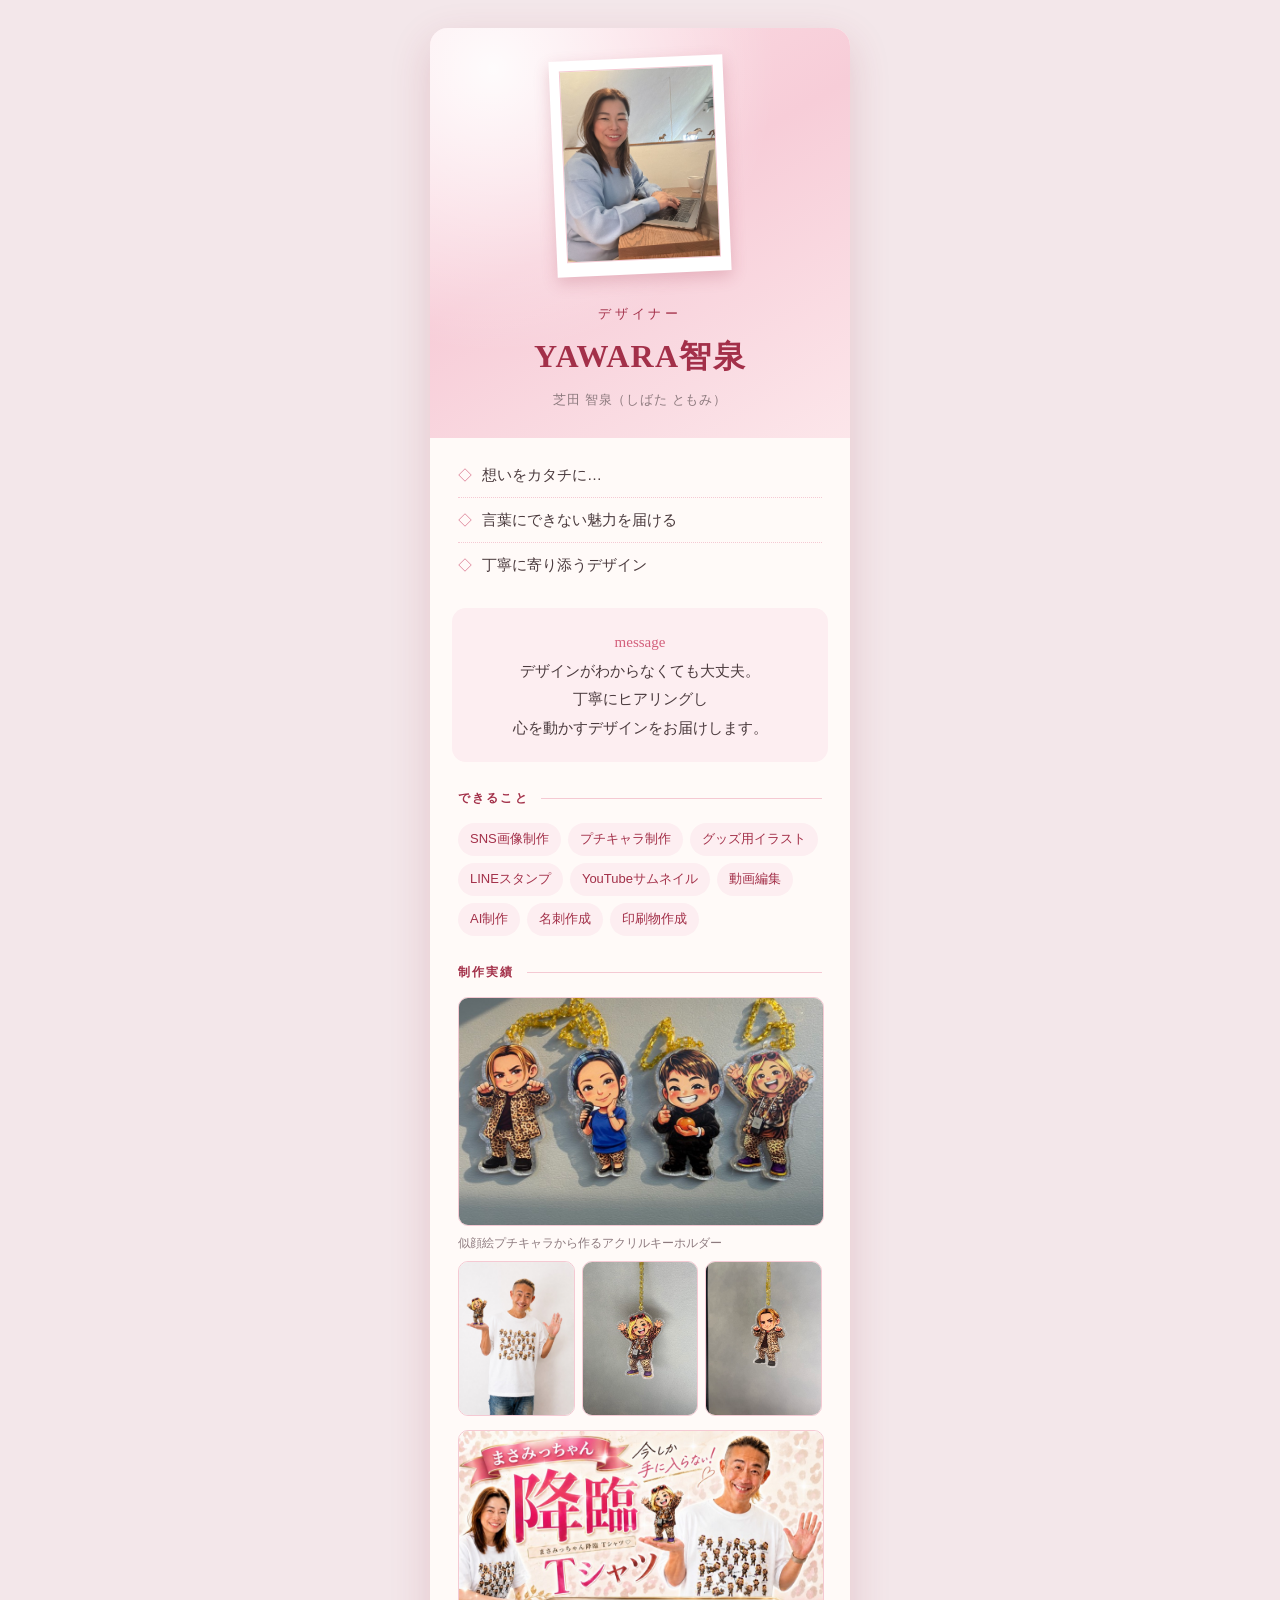
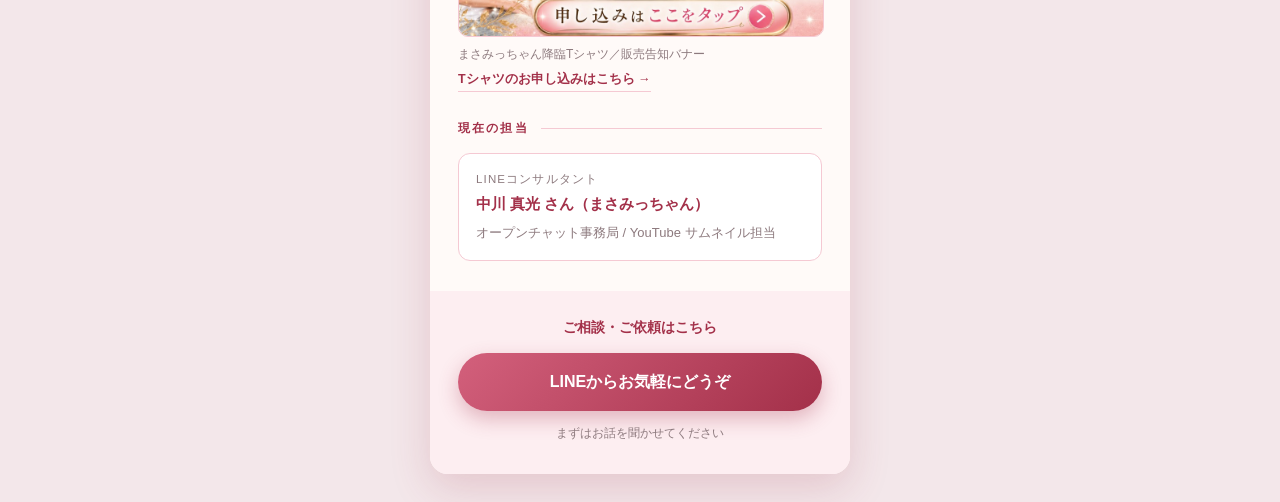
<file: lp-menu/profile.html>
<!DOCTYPE html>
<html lang="ja">
<head>
  <meta charset="UTF-8">
  <!-- スマホでも正しい大きさで表示するためのおまじない -->
  <meta name="viewport" content="width=device-width, initial-scale=1.0">
  <title>YAWARA智泉 | デザイナー</title>

  <style>
    /* ===========================================================
       ① 色の設定
       名刺の色に合わせています。
       ここの値を変えるだけでカード全体の雰囲気が変わります。
       =========================================================== */
    :root {
      --rose-deep: #a33049;     /* 名刺の文字に近い、濃いローズ */
      --rose: #d3607c;          /* メインのピンク */
      --rose-light: #f5c9d3;    /* 罫線などに使う淡いピンク */
      --rose-bg: #fdeef1;       /* 背景に敷く、うんと淡いピンク */
      --cream: #fffaf8;         /* カードの地の色（真っ白より柔らかい） */
      --gold: #c9a227;          /* ダイヤ印などのアクセント */
      --text: #4a3a3d;          /* 本文の文字色（黒より柔らかい） */
      --text-muted: #8d7a7e;    /* 補足の文字色 */
      --radius: 18px;           /* 角の丸み */
    }

    /* ページ全体の設定 */
    body {
      margin: 0;
      min-height: 100vh;
      display: flex;              /* カードを画面の中央に置くための指定 */
      align-items: flex-start;
      justify-content: center;
      padding: 28px 20px;
      background: #f3e7ea;
      color: var(--text);
      font-family: "Hiragino Sans", "Hiragino Kaku Gothic ProN", "Yu Gothic", sans-serif;
      line-height: 1.75;
    }

    /* ===========================================================
       ② カード本体
       =========================================================== */
    .card {
      width: 100%;
      max-width: 420px;
      /* 画面に余裕があれば中央に、カードのほうが高ければ上から表示。
         align-items: center だけだと、はみ出したとき上が切れてしまいます */
      margin: auto;
      background: var(--cream);
      border-radius: var(--radius);
      overflow: hidden;
      box-shadow: 0 14px 40px rgba(163, 48, 73, 0.18);
    }

    /* ===========================================================
       ③ 上部（写真と名前）
       名刺と同じ、淡いピンクのグラデーションを敷いています
       =========================================================== */
    .hero {
      position: relative;
      padding: 30px 28px 26px;
      text-align: center;
      background:
        radial-gradient(circle at 15% 10%, rgba(255, 255, 255, 0.9), transparent 55%),
        linear-gradient(150deg, #fbdde4 0%, #f7cdd8 45%, #fce6ea 100%);
    }

    /* --- 白いフレームに入れた写真（名刺の切手風フレームのイメージ） --- */
    .stamp {
      display: inline-block;
      padding: 10px 10px 14px;      /* 下だけ少し広く。写真らしく見えます */
      background: #ffffff;
      transform: rotate(-2.5deg);   /* ほんの少し傾けて手作り感を出す */
      box-shadow: 0 6px 16px rgba(163, 48, 73, 0.22);
    }
    .stamp img {
      display: block;
      width: 152px;
      height: 190px;              /* 縦長の形 */
      object-fit: cover;          /* 写真が伸びずに、はみ出す分だけ切れる */
      object-position: center 18%;/* 数字を小さくすると写真の上のほうが映ります */
      border: 1px solid var(--rose-light);
    }

    /* --- 肩書きと名前 --- */
    .job {
      margin: 20px 0 2px;
      font-size: 13px;
      letter-spacing: 0.3em;      /* 文字と文字の間隔を広げる */
      color: var(--rose-deep);
    }
    .name {
      margin: 0;
      font-family: "Klee One", "Klee", "Hiragino Mincho ProN", "Yu Mincho", serif;
      font-size: 32px;
      font-weight: 600;
      letter-spacing: 0.04em;
      color: var(--rose-deep);
    }
    .name-sub {
      margin: 6px 0 0;
      font-size: 12.5px;
      letter-spacing: 0.06em;
      color: var(--text-muted);
    }

    /* ===========================================================
       ④ 3つの約束（名刺のダイヤ印の部分）
       =========================================================== */
    .promises {
      margin: 0;
      padding: 24px 28px 4px;
      list-style: none;           /* 「・」を消す */
    }
    .promises li {
      display: flex;
      align-items: baseline;
      gap: 10px;
      padding-bottom: 9px;
      margin-bottom: 9px;
      border-bottom: 1px dotted var(--rose-light);
      font-size: 15px;
    }
    .promises li:last-child {
      border-bottom: none;
    }
    /* 各行の頭につくダイヤ印 */
    .promises li::before {
      content: "◇";
      flex-shrink: 0;
      color: var(--rose);
      font-size: 14px;
    }

    /* ===========================================================
       ⑤ メッセージ
       =========================================================== */
    .message {
      margin: 8px 22px 0;
      padding: 20px 22px;
      background: var(--rose-bg);
      border-radius: 14px;
      text-align: center;
    }
    /* 手書き風の "message" の文字 */
    .message-label {
      margin: 0 0 8px;
      font-family: "Snell Roundhand", "Apple Chancery", cursive;
      font-size: 22px;
      color: var(--rose);
    }
    .message p {
      margin: 0;
      font-family: "Klee One", "Klee", "Hiragino Mincho ProN", "Yu Mincho", serif;
      font-size: 15px;
      line-height: 1.9;
    }

    /* ===========================================================
       ⑥ 各セクション
       =========================================================== */
    .section {
      padding: 26px 28px 0;
    }
    /* セクション見出し（左右に細い線が伸びるデザイン） */
    .section-title {
      display: flex;
      align-items: center;
      gap: 12px;
      margin: 0 0 14px;
      font-size: 12px;
      font-weight: 700;
      letter-spacing: 0.18em;
      color: var(--rose-deep);
    }
    .section-title::after {
      content: "";
      flex: 1;                    /* 残りの幅いっぱいに線を伸ばす */
      height: 1px;
      background: var(--rose-light);
    }

    /* できること：タグを並べる */
    .tags {
      display: flex;
      flex-wrap: wrap;            /* 入りきらないタグは次の行へ */
      gap: 7px;
    }
    .tag {
      padding: 5px 12px;
      border-radius: 999px;
      background: var(--rose-bg);
      color: var(--rose-deep);
      font-size: 13px;
    }
    /* ===========================================================
       制作実績（作品を並べる場所）
       写真を差し替えるときは works フォルダに画像を入れて、
       下の <img src="works/○○.jpg"> のファイル名を変えてください。
       =========================================================== */
    .work-main img,
    .work-thumbs img,
    .work-banner img {
      display: block;
      width: 100%;
      object-fit: cover;          /* 写真が伸びずに、はみ出す分だけ切れる */
      border-radius: 10px;
      border: 1px solid var(--rose-light);
    }

    /* 一番大きく見せる1枚 */
    .work-main img {
      aspect-ratio: 16 / 10;      /* 横長の形に切り取る */
    }

    /* 小さく3つ並べる部分 */
    .work-thumbs {
      display: grid;
      grid-template-columns: 1fr 1fr 1fr;  /* 3等分の列を作る */
      gap: 7px;
      margin-top: 7px;
    }
    /* 枠。はみ出した写真はここで切られます */
    .thumb {
      aspect-ratio: 3 / 4;        /* 縦長の形 */
      overflow: hidden;
      border-radius: 10px;
      border: 1px solid var(--rose-light);
    }
    .work-thumbs img {
      height: 100%;
      border: none;
      border-radius: 0;
    }
    /* 被写体が小さく写っている写真だけ、拡大して寄せる。
       数字を大きくするともっとアップになります */
    .thumb-zoom img {
      transform: scale(1.6);
    }

    /* バナーはリンクにしています。<a> は通常そのままだと文字扱いなので、
       display: block で画像と同じ大きさの「面」にしてから押せるようにします */
    .work-banner {
      display: block;
      margin-top: 14px;
      text-decoration: none;
    }
    .work-banner img {
      aspect-ratio: 16 / 9;
      transition: box-shadow 0.2s, transform 0.2s;  /* 変化をなめらかに */
    }
    /* マウスを乗せたとき、押せることが伝わるように少し反応させる */
    .work-banner:hover img {
      transform: translateY(-2px);
      box-shadow: 0 8px 18px rgba(163, 48, 73, 0.28);
    }

    /* 作品につける説明文 */
    .work-caption {
      margin: 7px 0 0;
      font-size: 12px;
      color: var(--text-muted);
    }
    /* 申込みページへのリンク */
    .work-link {
      display: inline-block;
      margin-top: 4px;
      font-size: 12.5px;
      font-weight: 700;
      color: var(--rose-deep);
      text-decoration: none;
      border-bottom: 1px solid var(--rose-light);
    }

    /* 現在の担当を囲むボックス */
    .credit {
      padding: 15px 17px;
      border: 1px solid var(--rose-light);
      border-radius: 12px;
      background: #ffffff;
    }
    .credit-label {
      margin: 0 0 2px;
      font-size: 11.5px;
      letter-spacing: 0.1em;
      color: var(--text-muted);
    }
    .credit-name {
      margin: 0 0 5px;
      font-size: 15px;
      font-weight: 700;
      color: var(--rose-deep);
    }
    .credit-role {
      margin: 0;
      font-size: 13px;
      color: var(--text-muted);
    }

    /* ===========================================================
       ⑦ お問い合わせボタン
       このカードで一番押してほしい場所です
       =========================================================== */
    .contact {
      margin-top: 30px;
      padding: 24px 28px 30px;
      text-align: center;
      background: var(--rose-bg);
    }
    .contact-lead {
      margin: 0 0 14px;
      font-size: 14px;
      font-weight: 700;
      color: var(--rose-deep);
    }
    .cta {
      display: block;
      padding: 15px;
      border-radius: 999px;
      background: linear-gradient(135deg, var(--rose), var(--rose-deep));
      color: #ffffff;
      font-size: 16px;
      font-weight: 700;
      text-decoration: none;      /* リンクの下線を消す */
      box-shadow: 0 8px 20px rgba(163, 48, 73, 0.3);
    }
    .cta:hover {                  /* マウスを乗せたとき少し浮かせる */
      opacity: 0.92;
    }
    .contact-note {
      margin: 12px 0 0;
      font-size: 12px;
      color: var(--text-muted);
    }
  </style>
</head>

<body>

  <div class="card">

    <!-- ===== 上部：写真と名前 ===== -->
    <div class="hero">
      <div class="stamp">
        <img src="profile-web.jpg" alt="YAWARA智泉のプロフィール写真">
      </div>
      <p class="job">デザイナー</p>
      <h1 class="name">YAWARA智泉</h1>
      <p class="name-sub">芝田 智泉（しばた ともみ）</p>
    </div>

    <!-- ===== 3つの約束 ===== -->
    <ul class="promises">
      <li>想いをカタチに…</li>
      <li>言葉にできない魅力を届ける</li>
      <li>丁寧に寄り添うデザイン</li>
    </ul>

    <!-- ===== メッセージ ===== -->
    <div class="message">
      <p class="message-label">message</p>
      <p>
        デザインがわからなくても大丈夫。<br>
        丁寧にヒアリングし<br>
        心を動かすデザインをお届けします。
      </p>
    </div>

    <!-- ===== できること ===== -->
    <div class="section">
      <p class="section-title">できること</p>
      <div class="tags">
        <span class="tag">SNS画像制作</span>
        <span class="tag">プチキャラ制作</span>
        <span class="tag">グッズ用イラスト</span>
        <span class="tag">LINEスタンプ</span>
        <span class="tag">YouTubeサムネイル</span>
        <span class="tag">動画編集</span>
        <span class="tag">AI制作</span>
        <span class="tag">名刺作成</span>
        <span class="tag">印刷物作成</span>
      </div>
    </div>

    <!-- ===== 制作実績 ===== -->
    <div class="section">
      <p class="section-title">制作実績</p>

      <!-- 大きく見せる1枚 -->
      <div class="work-main">
        <img src="works/keychains.jpg" alt="プチキャライラストのアクリルキーホルダー4種">
      </div>
      <p class="work-caption">似顔絵プチキャラから作るアクリルキーホルダー</p>

      <!-- 小さく3つ並べる -->
      <div class="work-thumbs">
        <div class="thumb">
          <img src="works/tshirt.jpg" alt="オリジナルTシャツとアクリルスタンド">
        </div>
        <div class="thumb thumb-zoom">
          <img src="works/keychain-masami.jpg" alt="まさみっちゃんのアクリルキーホルダー">
        </div>
        <div class="thumb thumb-zoom">
          <img src="works/keychain-dai.jpg" alt="ミュージシャンDAIさんのアクリルキーホルダー">
        </div>
      </div>

      <!-- 販売告知バナー（画像全体が申込みページへのリンク） -->
      <a class="work-banner"
         href="https://docs.google.com/forms/d/e/1FAIpQLSckpEXjrSTalrg4_JQWd7e-oqPrB5CklGlcPmP3CA1CSgZO2w/viewform"
         target="_blank" rel="noopener">
        <img src="works/tshirt-banner.jpg" alt="まさみっちゃん降臨Tシャツの販売告知バナー（申し込みページへ）">
      </a>
      <p class="work-caption">
        まさみっちゃん降臨Tシャツ／販売告知バナー<br>
        <a class="work-link" href="https://docs.google.com/forms/d/e/1FAIpQLSckpEXjrSTalrg4_JQWd7e-oqPrB5CklGlcPmP3CA1CSgZO2w/viewform" target="_blank" rel="noopener">
          Tシャツのお申し込みはこちら →
        </a>
      </p>
    </div>

    <!-- ===== 現在の担当 ===== -->
    <div class="section">
      <p class="section-title">現在の担当</p>
      <div class="credit">
        <p class="credit-label">LINEコンサルタント</p>
        <p class="credit-name">中川 真光 さん（まさみっちゃん）</p>
        <p class="credit-role">オープンチャット事務局 / YouTube サムネイル担当</p>
      </div>
    </div>

    <!-- ===== お問い合わせ ===== -->
    <div class="contact">
      <p class="contact-lead">ご相談・ご依頼はこちら</p>
      <a class="cta" href="https://lin.ee/X8mEGuf" target="_blank" rel="noopener">
        LINEからお気軽にどうぞ
      </a>
      <p class="contact-note">まずはお話を聞かせてください</p>
    </div>

  </div>

</body>
</html>
</file>
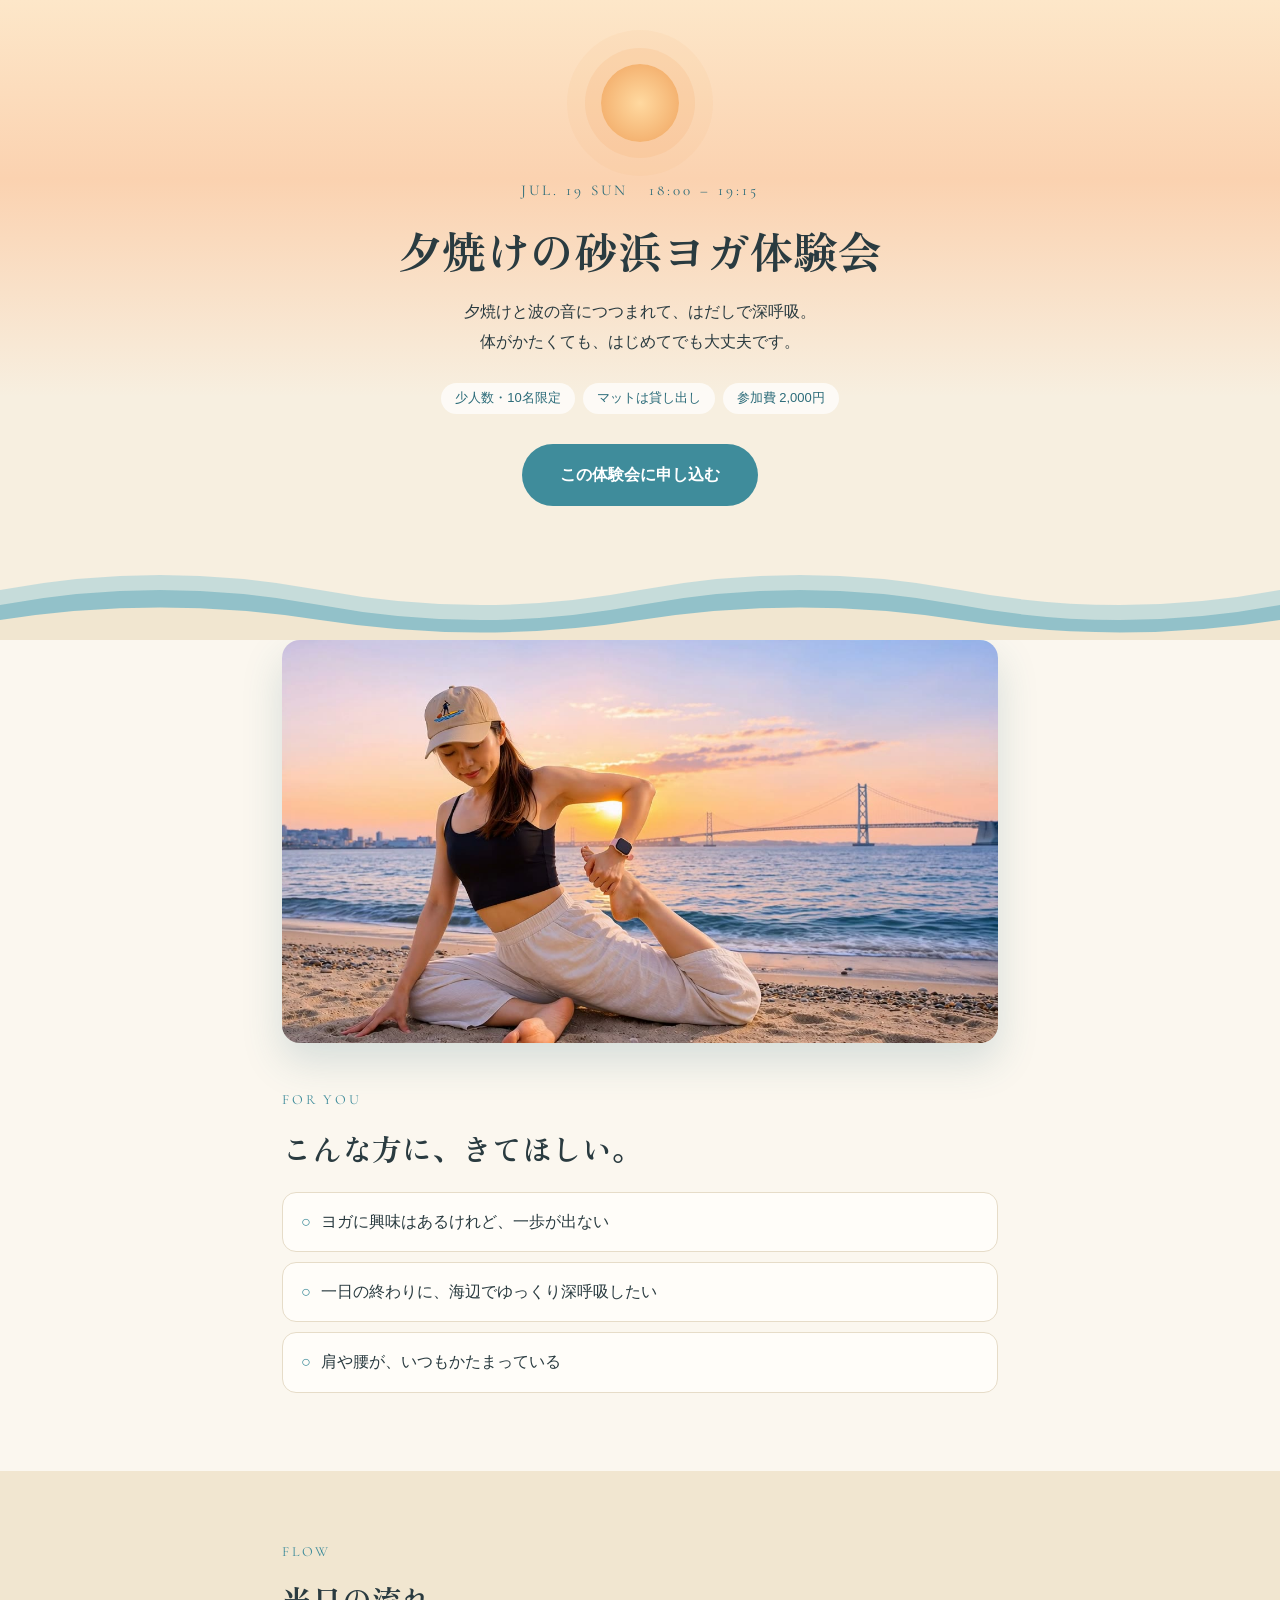
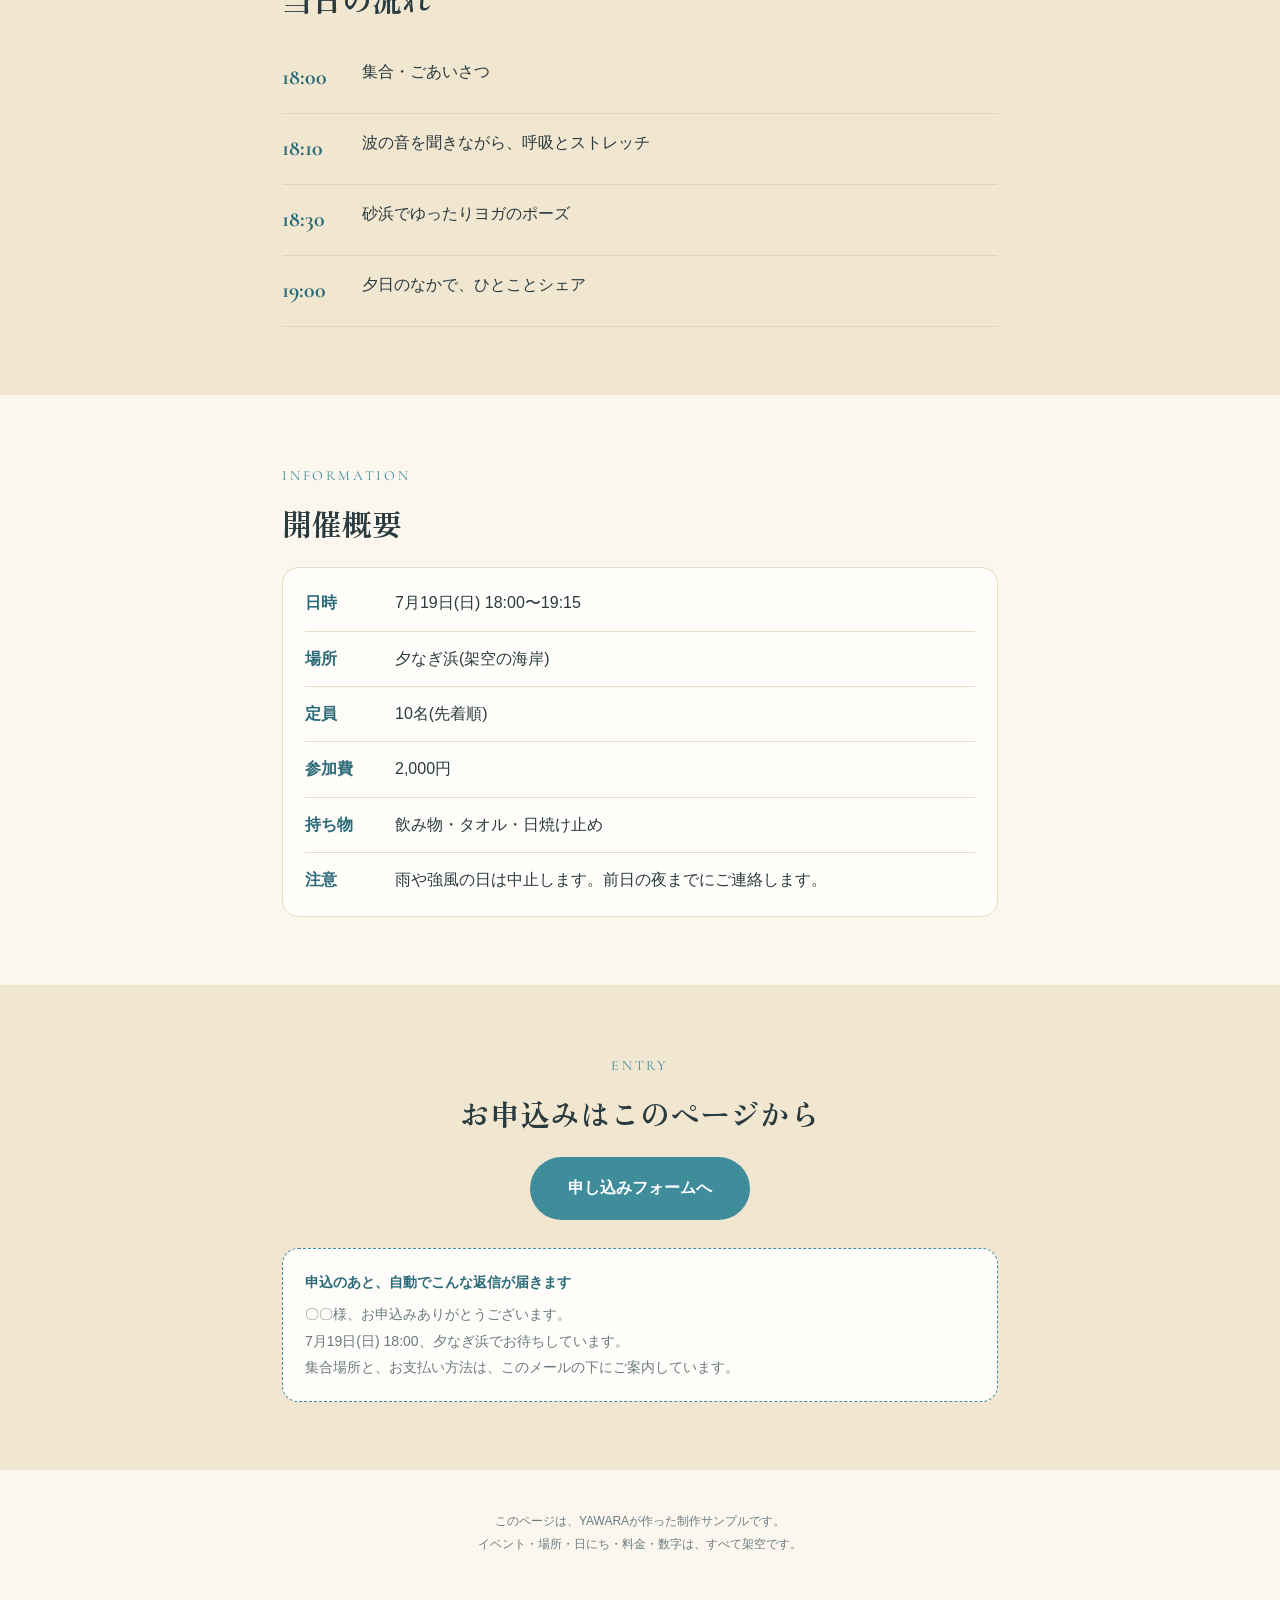
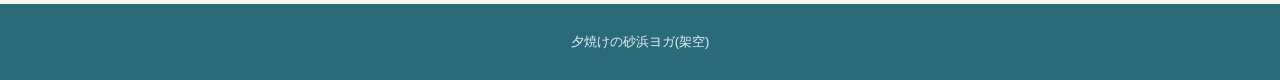
<file: lp-menu/sample-yoga.html>
<!doctype html>
<html lang="ja">
<head>
<meta charset="utf-8">
<meta name="viewport" content="width=device-width,initial-scale=1">
<title>夕焼けの砂浜ヨガ体験会</title>
<link rel="preconnect" href="https://fonts.googleapis.com">
<link href="https://fonts.googleapis.com/css2?family=Cormorant+Garamond:wght@500;600&family=Zen+Old+Mincho:wght@500;700&display=swap" rel="stylesheet">
<style>
:root{--bg:#fbf7ef;--sand:#f1e6d0;--card:#fffdf9;--sea:#3f8c9b;--sea-d:#2b6b79;--sea-soft:#dcedf0;--sun:#f0a35e;--ink:#2a3b40;--muted:#6a7b80;--line:#e6dcc8}
*{box-sizing:border-box}
html{scroll-behavior:smooth}
body{margin:0;background:var(--bg);color:var(--ink);font-family:"Hiragino Sans","Hiragino Kaku Gothic ProN","Noto Sans JP",sans-serif;line-height:1.9;-webkit-font-smoothing:antialiased}
.serif{font-family:"Zen Old Mincho","Hiragino Mincho ProN","Yu Mincho",serif}
.en{font-family:"Cormorant Garamond",serif;letter-spacing:.2em}
.wrap{max-width:760px;margin:0 auto;padding:0 22px}
.nw{display:inline-block}
.btn{display:inline-block;background:var(--sea);color:#fff;text-decoration:none;font-weight:700;padding:16px 38px;border-radius:999px}
.btn:hover{background:var(--sea-d)}
/* hero: 朝の海 */
.hero{position:relative;text-align:center;padding:64px 0 0;background:linear-gradient(180deg,#fde7c9 0%,#fbd2b0 28%,#f7efe0 62%);overflow:hidden}
.sun{width:78px;height:78px;border-radius:50%;background:radial-gradient(circle,#ffd9a0,var(--sun));margin:0 auto 34px;box-shadow:0 0 0 16px rgba(240,163,94,.16),0 0 0 34px rgba(240,163,94,.08)}
.date{color:var(--sea-d);font-size:15px;margin:0 0 12px}
h1{font-size:clamp(26px,7vw,44px);line-height:1.5;margin:0 0 14px;font-weight:700}
.sub{color:var(--ink);opacity:.75;margin:0 0 26px}
.tags{display:flex;gap:8px;justify-content:center;flex-wrap:wrap;margin-bottom:30px}
.tags span{background:rgba(255,255,255,.7);color:var(--sea-d);border-radius:999px;padding:3px 14px;font-size:13px}
.beachimg{display:block;width:100%;max-width:760px;margin:0 auto;padding:0 22px}
.beachimg video{display:block;width:100%;aspect-ratio:16/9;object-fit:cover;border-radius:18px;box-shadow:0 18px 40px rgba(43,107,121,.18)}
.waves{position:relative;width:100%;height:90px;margin-top:44px;overflow:hidden}
.wv{position:absolute;left:0;bottom:0;height:90px}
.w1,.w2{width:200%;animation:drift 16s linear infinite}
.w2{animation-duration:10s;animation-direction:reverse}
.w3{width:100%}
@keyframes drift{from{transform:translateX(0)}to{transform:translateX(-50%)}}
.sun{animation:rise 2.4s cubic-bezier(.2,.7,.2,1) both,glow 5s ease-in-out 2.4s infinite}
@keyframes rise{from{opacity:0;transform:translateY(60px)}to{opacity:1;transform:none}}
@keyframes glow{50%{box-shadow:0 0 0 22px rgba(240,163,94,.2),0 0 0 46px rgba(240,163,94,.08)}}
.hero .wrap>*:not(.sun){animation:up 1s ease-out both}
.hero .date{animation-delay:.6s}.hero h1{animation-delay:.8s}.hero .sub{animation-delay:1s}.hero .tags{animation-delay:1.2s}.hero .btn{animation-delay:1.4s}
@keyframes up{from{opacity:0;transform:translateY(16px)}to{opacity:1;transform:none}}
.fade{opacity:0;transform:translateY(18px);transition:opacity .8s,transform .8s}
.fade.in{opacity:1;transform:none}
@media(prefers-reduced-motion:reduce){*{animation:none!important;transition:none!important}.fade{opacity:1;transform:none}}
section{padding:68px 0}
.alt{background:var(--sand)}
.label{color:var(--sea);font-size:14px;margin:0 0 10px}
h2{font-size:clamp(22px,5vw,30px);line-height:1.6;margin:0 0 20px}
ul.ck{list-style:none;padding:0;margin:0}
ul.ck li{background:var(--card);border:1px solid var(--line);border-radius:14px;padding:14px 18px;margin-bottom:10px}
ul.ck li::before{content:"○";color:var(--sea);margin-right:10px}
.flow div{display:flex;gap:16px;padding:14px 0;border-bottom:1px solid #e0d3b9}
.flow b{font-family:"Cormorant Garamond",serif;color:var(--sea-d);font-size:22px;min-width:64px}
dl{display:grid;grid-template-columns:90px 1fr;margin:0;background:var(--card);border:1px solid var(--line);border-radius:16px;padding:8px 22px}
dt,dd{padding:12px 0;border-bottom:1px solid var(--line);margin:0}
dt{color:var(--sea-d);font-weight:700}
dt:last-of-type,dd:last-of-type{border-bottom:none}
.apply{text-align:center}
.mail{background:var(--card);border:1px dashed var(--sea);border-radius:16px;padding:20px 22px;margin:28px auto 0;text-align:left;font-size:14px;color:var(--muted)}
.mail b{display:block;color:var(--sea-d);margin-bottom:6px}
.note{font-size:12px;color:var(--muted);text-align:center;padding:28px 22px 36px}
footer{background:var(--sea-d);color:#e3f1f4;text-align:center;padding:26px;font-size:13px}
</style>
</head>
<body>

<header class="hero">
<div class="wrap">
  <div class="sun"></div>
  <p class="date en">JUL. 19 SUN &nbsp; 18:00 – 19:15</p>
  <h1 class="serif"><span class="nw">夕焼けの砂浜</span><span class="nw">ヨガ体験会</span></h1>
  <p class="sub">夕焼けと波の音につつまれて、はだしで深呼吸。<br>体がかたくても、はじめてでも大丈夫です。</p>
  <div class="tags"><span>少人数・10名限定</span><span>マットは貸し出し</span><span>参加費 2,000円</span></div>
  <a class="btn" href="#apply">この体験会に申し込む</a>
</div>
<div class="waves">
  <svg class="wv w1" viewBox="0 0 2400 90" preserveAspectRatio="none" aria-hidden="true"><path d="M0 40 Q150 10 300 40 T600 40 T900 40 T1200 40 T1500 40 T1800 40 T2100 40 T2400 40 V90 H0Z" fill="#9fcdd6" opacity=".55"/></svg>
  <svg class="wv w2" viewBox="0 0 2400 90" preserveAspectRatio="none" aria-hidden="true"><path d="M0 55 Q150 25 300 55 T600 55 T900 55 T1200 55 T1500 55 T1800 55 T2100 55 T2400 55 V90 H0Z" fill="#6fb0bd" opacity=".6"/></svg>
  <svg class="wv w3" viewBox="0 0 1200 90" preserveAspectRatio="none" aria-hidden="true"><path d="M0 70 Q150 45 300 70 T600 70 T900 70 T1200 70 V90 H0Z" fill="#f1e6d0"/></svg>
</div>
</header>

<div class="beachimg"><video src="images/yoga-hero.mp4" poster="images/yoga-hero.jpg" autoplay muted loop playsinline preload="auto" aria-label="夕焼けの海辺でヨガをするイメージ"></video></div>

<section style="padding-top:44px">
<div class="wrap fade">
  <p class="label en">FOR YOU</p>
  <h2 class="serif">こんな方に、きてほしい。</h2>
  <ul class="ck">
    <li>ヨガに興味はあるけれど、一歩が出ない</li>
    <li>一日の終わりに、海辺でゆっくり深呼吸したい</li>
    <li>肩や腰が、いつもかたまっている</li>
  </ul>
</div>
</section>

<section class="alt">
<div class="wrap fade">
  <p class="label en">FLOW</p>
  <h2 class="serif">当日の流れ</h2>
  <div class="flow">
    <div><b>18:00</b><span>集合・ごあいさつ</span></div>
    <div><b>18:10</b><span>波の音を聞きながら、呼吸とストレッチ</span></div>
    <div><b>18:30</b><span>砂浜でゆったりヨガのポーズ</span></div>
    <div><b>19:00</b><span>夕日のなかで、ひとことシェア</span></div>
  </div>
</div>
</section>

<section>
<div class="wrap fade">
  <p class="label en">INFORMATION</p>
  <h2 class="serif">開催概要</h2>
  <dl>
    <dt>日時</dt><dd>7月19日(日) 18:00〜19:15</dd>
    <dt>場所</dt><dd>夕なぎ浜(架空の海岸)</dd>
    <dt>定員</dt><dd>10名(先着順)</dd>
    <dt>参加費</dt><dd>2,000円</dd>
    <dt>持ち物</dt><dd>飲み物・タオル・日焼け止め</dd>
    <dt>注意</dt><dd>雨や強風の日は中止します。前日の夜までにご連絡します。</dd>
  </dl>
</div>
</section>

<section class="alt apply" id="apply">
<div class="wrap fade">
  <p class="label en">ENTRY</p>
  <h2 class="serif"><span class="nw">お申込みは</span><span class="nw">このページから</span></h2>
  <a class="btn" href="#apply">申し込みフォームへ</a>
  <div class="mail">
    <b>申込のあと、自動でこんな返信が届きます</b>
    〇〇様、お申込みありがとうございます。<br>
    7月19日(日) 18:00、夕なぎ浜でお待ちしています。<br>
    集合場所と、お支払い方法は、このメールの下にご案内しています。
  </div>
</div>
</section>

<p class="note" style="padding-top:28px">このページは、YAWARAが作った制作サンプルです。<br>イベント・場所・日にち・料金・数字は、すべて架空です。</p>
<footer>夕焼けの砂浜ヨガ(架空)</footer>
<script>
var els=document.querySelectorAll(".fade");
if("IntersectionObserver" in window){var io=new IntersectionObserver(function(es){es.forEach(function(e){if(e.isIntersecting){e.target.classList.add("in");io.unobserve(e.target)}})},{threshold:.12});els.forEach(function(e){io.observe(e)})}else{els.forEach(function(e){e.classList.add("in")})}
</script>
</body>
</html>
</file>
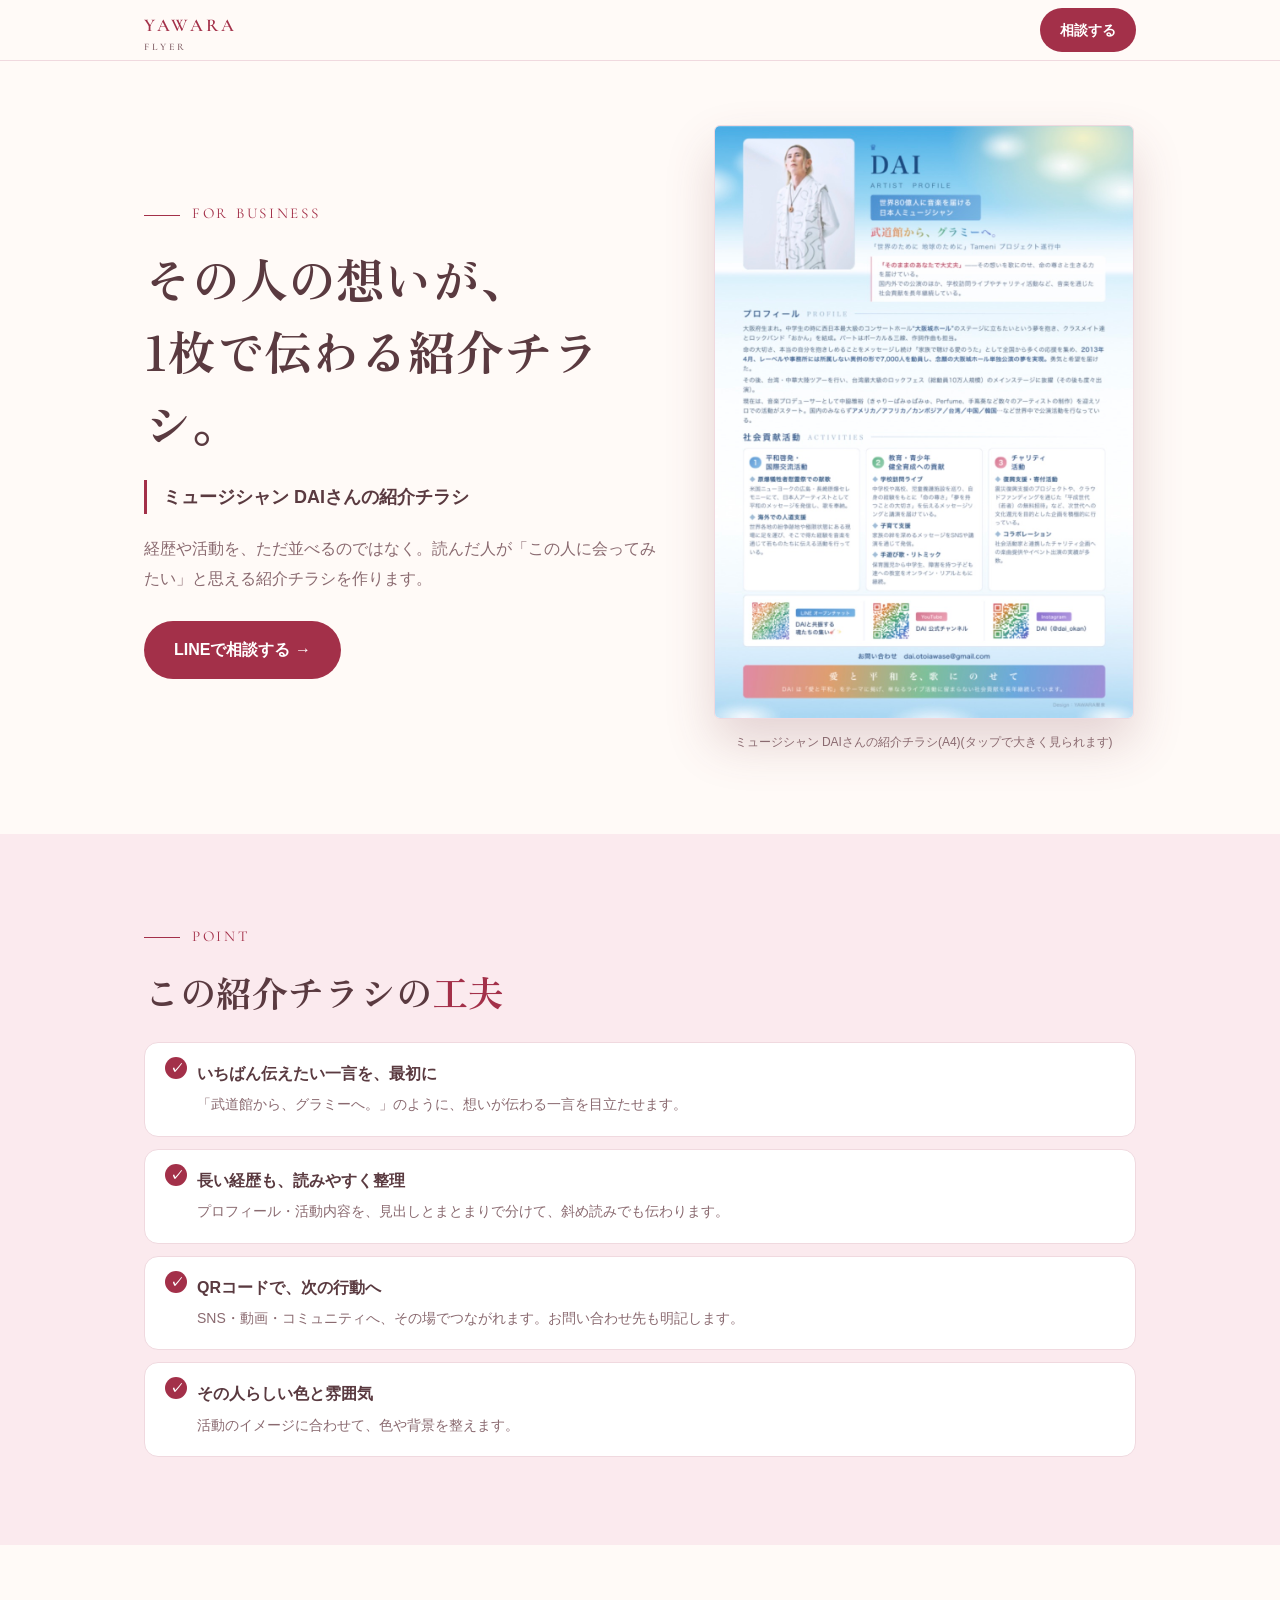
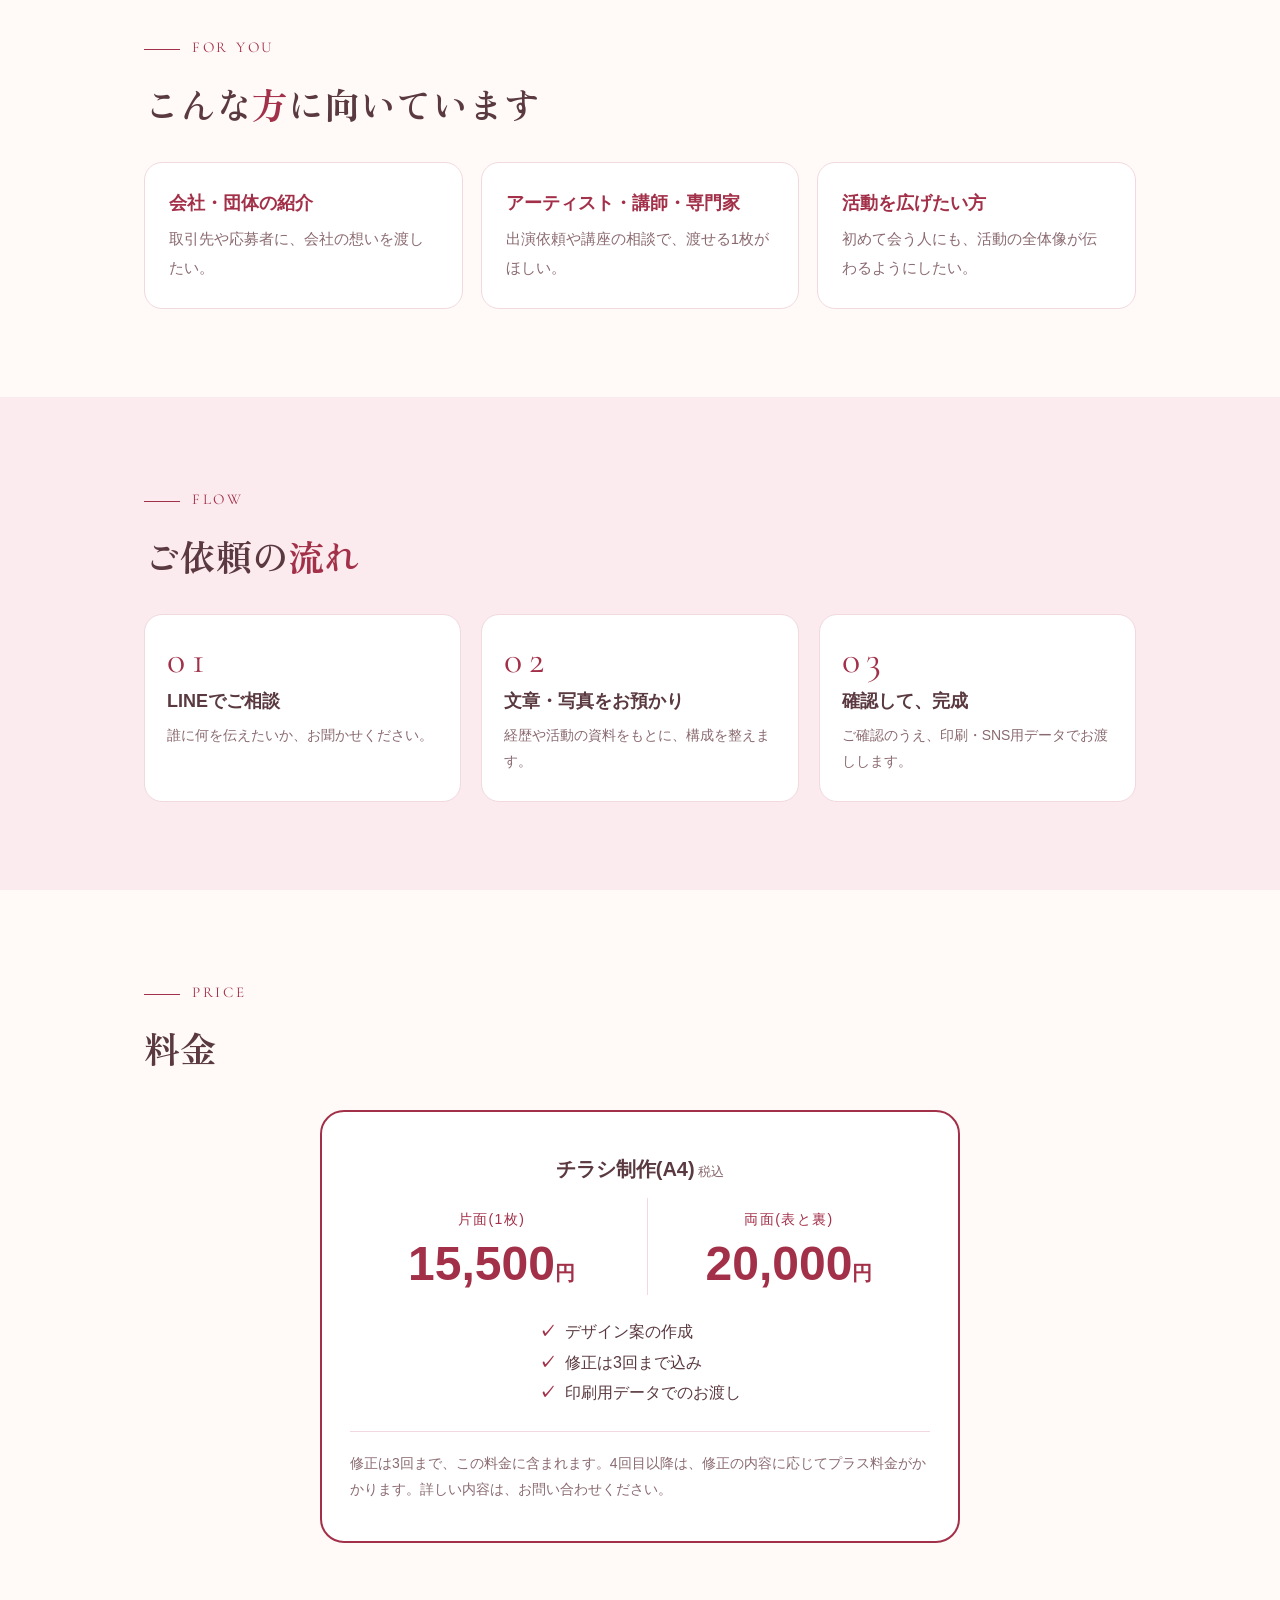
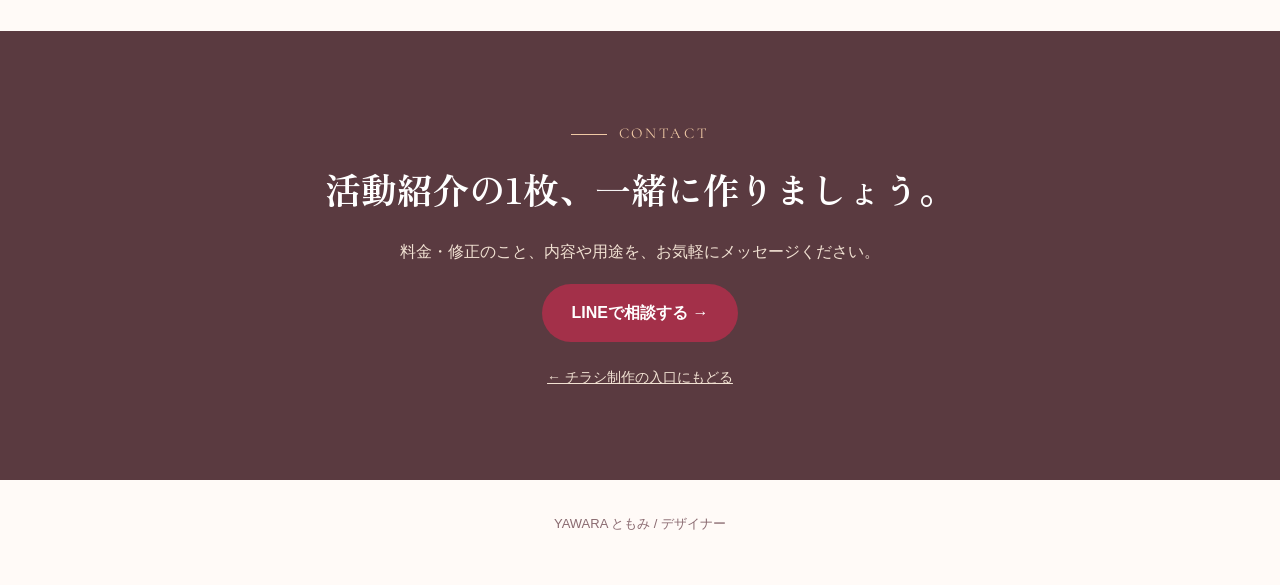
<file: lp-menu/flyer/business.html>
<!doctype html>
<html lang="ja">
<head>
<meta charset="utf-8">
<meta name="viewport" content="width=device-width,initial-scale=1">
<title>企業様向けチラシ制作｜YAWARA ともみ</title>
<meta name="description" content="会社・活動・人物の紹介チラシ制作。想いや実績を、1枚で伝わる形に。">
<link rel="preconnect" href="https://fonts.googleapis.com">
<link href="https://fonts.googleapis.com/css2?family=Cormorant+Garamond:wght@500;600&family=Zen+Old+Mincho:wght@500;700&display=swap" rel="stylesheet">
<link rel="stylesheet" href="flyer.css">
</head>
<body>
<header><div class="wrap">
  <a class="logo en" href="index.html">YAWARA<small>FLYER</small></a>
  <a class="btn sm" href="https://lin.ee/Rnot9Z6y">相談する</a>
</div></header>
<main>
<section class="hero"><div class="wrap"><div class="grid">
  <div>
    <p class="label en">FOR BUSINESS</p>
    <h1 class="serif"><span class="ib">その人の想いが、</span><br><span class="ib">1枚で伝わる紹介チラシ。</span></h1>
    <p class="pull">ミュージシャン DAIさんの紹介チラシ</p>
    <p class="body">経歴や活動を、ただ並べるのではなく。読んだ人が「この人に会ってみたい」と思える紹介チラシを作ります。</p>
    <a class="btn" href="https://lin.ee/Rnot9Z6y">LINEで相談する →</a>
  </div>
  <div>
    <a class="sheet" href="images/dai-profile.jpg" target="_blank" rel="noopener"><img src="images/dai-profile.jpg" alt="DAIさんの紹介チラシ"></a>
    <p class="cap">ミュージシャン DAIさんの紹介チラシ(A4)(タップで大きく見られます)</p>
  </div>
</div></div></section>

<section class="alt"><div class="wrap fade">
  <p class="label en">POINT</p>
  <h2 class="serif">この紹介チラシの<em>工夫</em></h2>
  <ul class="pts">
    <li><b>いちばん伝えたい一言を、最初に</b><span>「武道館から、グラミーへ。」のように、想いが伝わる一言を目立たせます。</span></li>
    <li><b>長い経歴も、読みやすく整理</b><span>プロフィール・活動内容を、見出しとまとまりで分けて、斜め読みでも伝わります。</span></li>
    <li><b>QRコードで、次の行動へ</b><span>SNS・動画・コミュニティへ、その場でつながれます。お問い合わせ先も明記します。</span></li>
    <li><b>その人らしい色と雰囲気</b><span>活動のイメージに合わせて、色や背景を整えます。</span></li>
  </ul>
</div></section>
<section><div class="wrap fade">
  <p class="label en">FOR YOU</p>
  <h2 class="serif">こんな<em>方</em>に向いています</h2>
  <div class="three">
    <div class="box"><h3>会社・団体の紹介</h3><p>取引先や応募者に、会社の想いを渡したい。</p></div>
    <div class="box"><h3>アーティスト・講師・専門家</h3><p>出演依頼や講座の相談で、渡せる1枚がほしい。</p></div>
    <div class="box"><h3>活動を広げたい方</h3><p>初めて会う人にも、活動の全体像が伝わるようにしたい。</p></div>
  </div>
</div></section>
<section class="alt"><div class="wrap fade">
  <p class="label en">FLOW</p>
  <h2 class="serif">ご依頼の<em>流れ</em></h2>
  <div class="steps">
    <div><div class="n en">01</div><h3>LINEでご相談</h3><p>誰に何を伝えたいか、お聞かせください。</p></div>
    <div><div class="n en">02</div><h3>文章・写真をお預かり</h3><p>経歴や活動の資料をもとに、構成を整えます。</p></div>
    <div><div class="n en">03</div><h3>確認して、完成</h3><p>ご確認のうえ、印刷・SNS用データでお渡しします。</p></div>
  </div>
</div></section>
<section><div class="wrap fade">
  <p class="label en">PRICE</p>
  <h2 class="serif">料金</h2>
  <div class="price">
    <div class="nm">チラシ制作(A4)<span style="font-size:13px;color:var(--muted);font-weight:400"> 税込</span></div>
    <div class="pr2">
      <div><span class="s">片面(1枚)</span><div class="yen">15,500<small>円</small></div></div>
      <div><span class="s">両面(表と裏)</span><div class="yen">20,000<small>円</small></div></div>
    </div>
    <ul><li>デザイン案の作成</li><li>修正は3回まで込み</li><li>印刷用データでのお渡し</li></ul>
    <p class="why">修正は3回まで、この料金に含まれます。4回目以降は、修正の内容に応じてプラス料金がかかります。詳しい内容は、お問い合わせください。</p>
  </div>
</div></section>
<section class="contact"><div class="wrap fade">
  <p class="label en">CONTACT</p>
  <h2 class="serif"><span class="ib">活動紹介の1枚、</span><span class="ib">一緒に作りましょう。</span></h2>
  <p><span class="ib">料金・修正のこと、内容や用途を、</span><span class="ib">お気軽にメッセージください。</span></p>
  <a class="btn" href="https://lin.ee/Rnot9Z6y">LINEで相談する →</a><br>
  <a class="back" href="index.html">← チラシ制作の入口にもどる</a>
</div></section>
</main>
<div class="flt"><a class="btn" href="https://lin.ee/Rnot9Z6y">LINEで相談する</a></div>
<footer>YAWARA ともみ / デザイナー</footer>
<script>
var els=document.querySelectorAll(".fade");
if("IntersectionObserver" in window){var io=new IntersectionObserver(function(es){es.forEach(function(e){if(e.isIntersecting){e.target.classList.add("in");io.unobserve(e.target)}})},{threshold:.12});els.forEach(function(e){io.observe(e)})}else{els.forEach(function(e){e.classList.add("in")})}
</script>
</body>
</html>
</file>
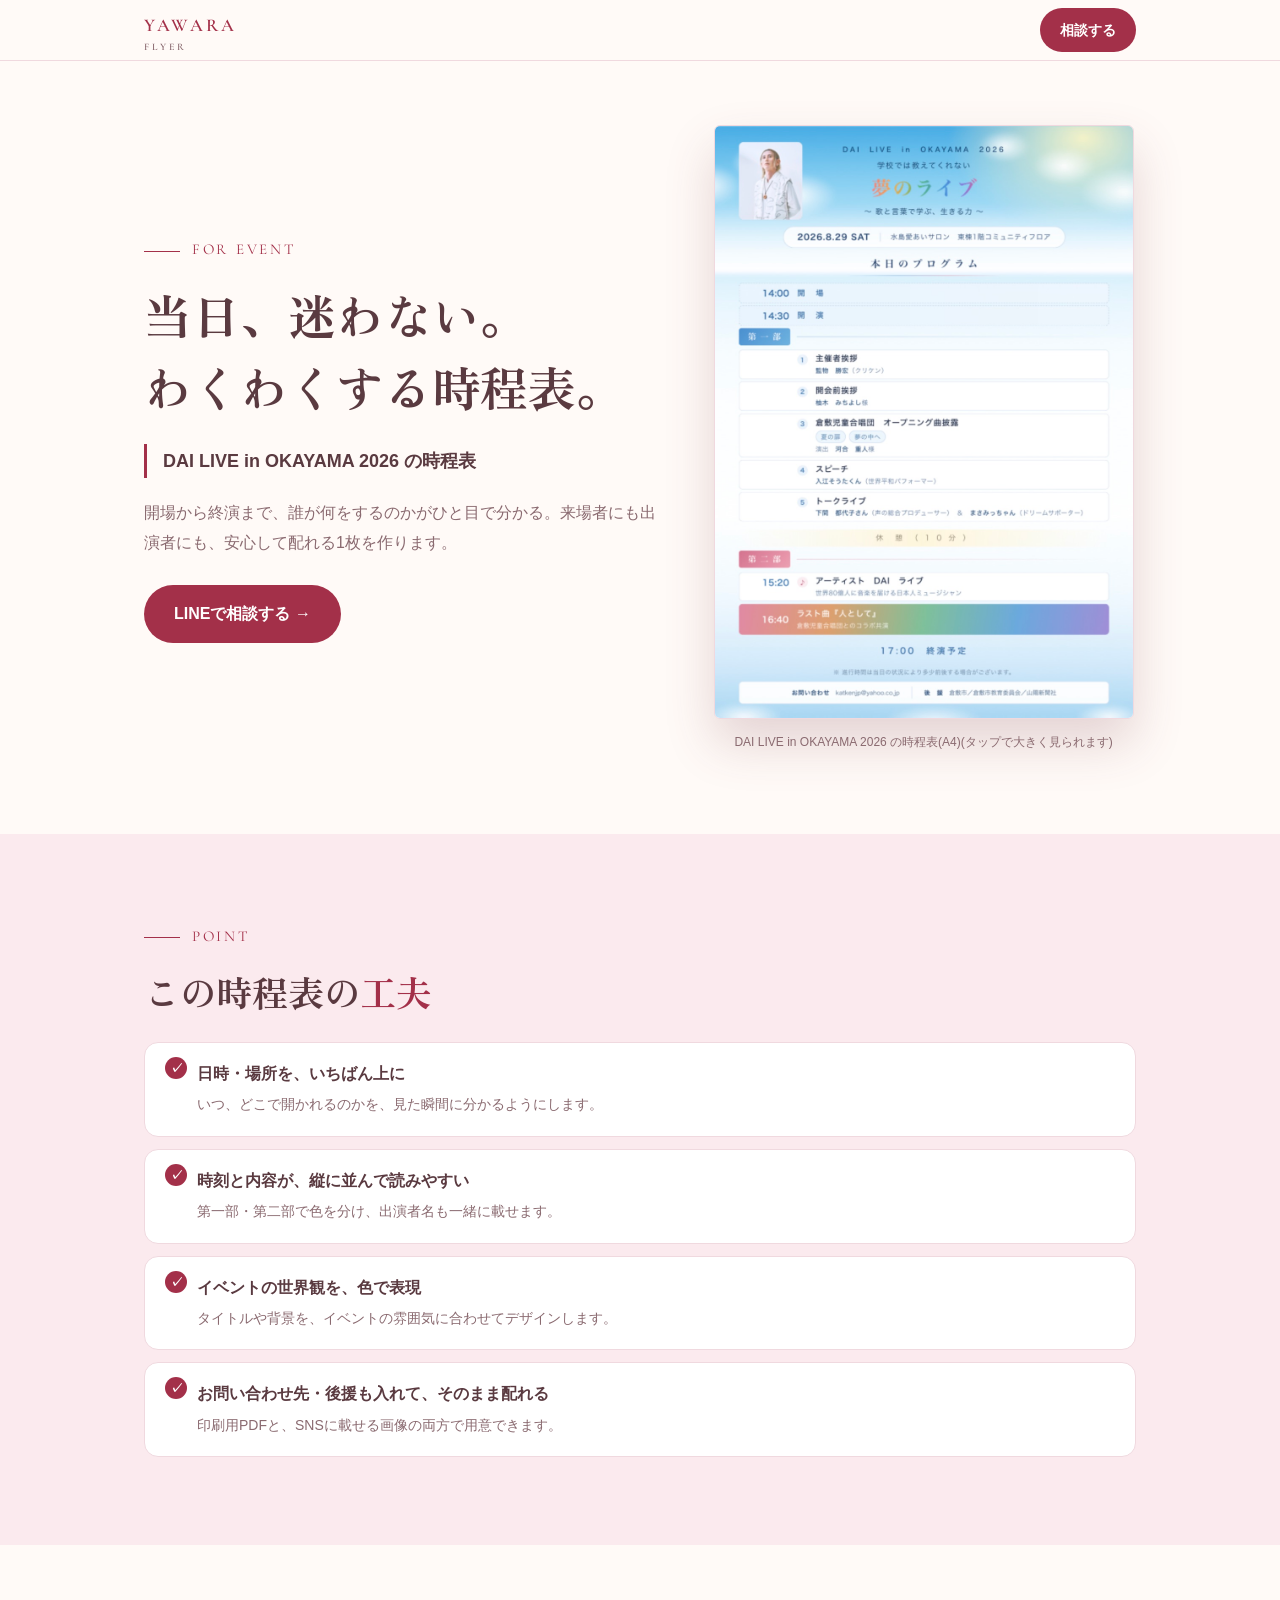
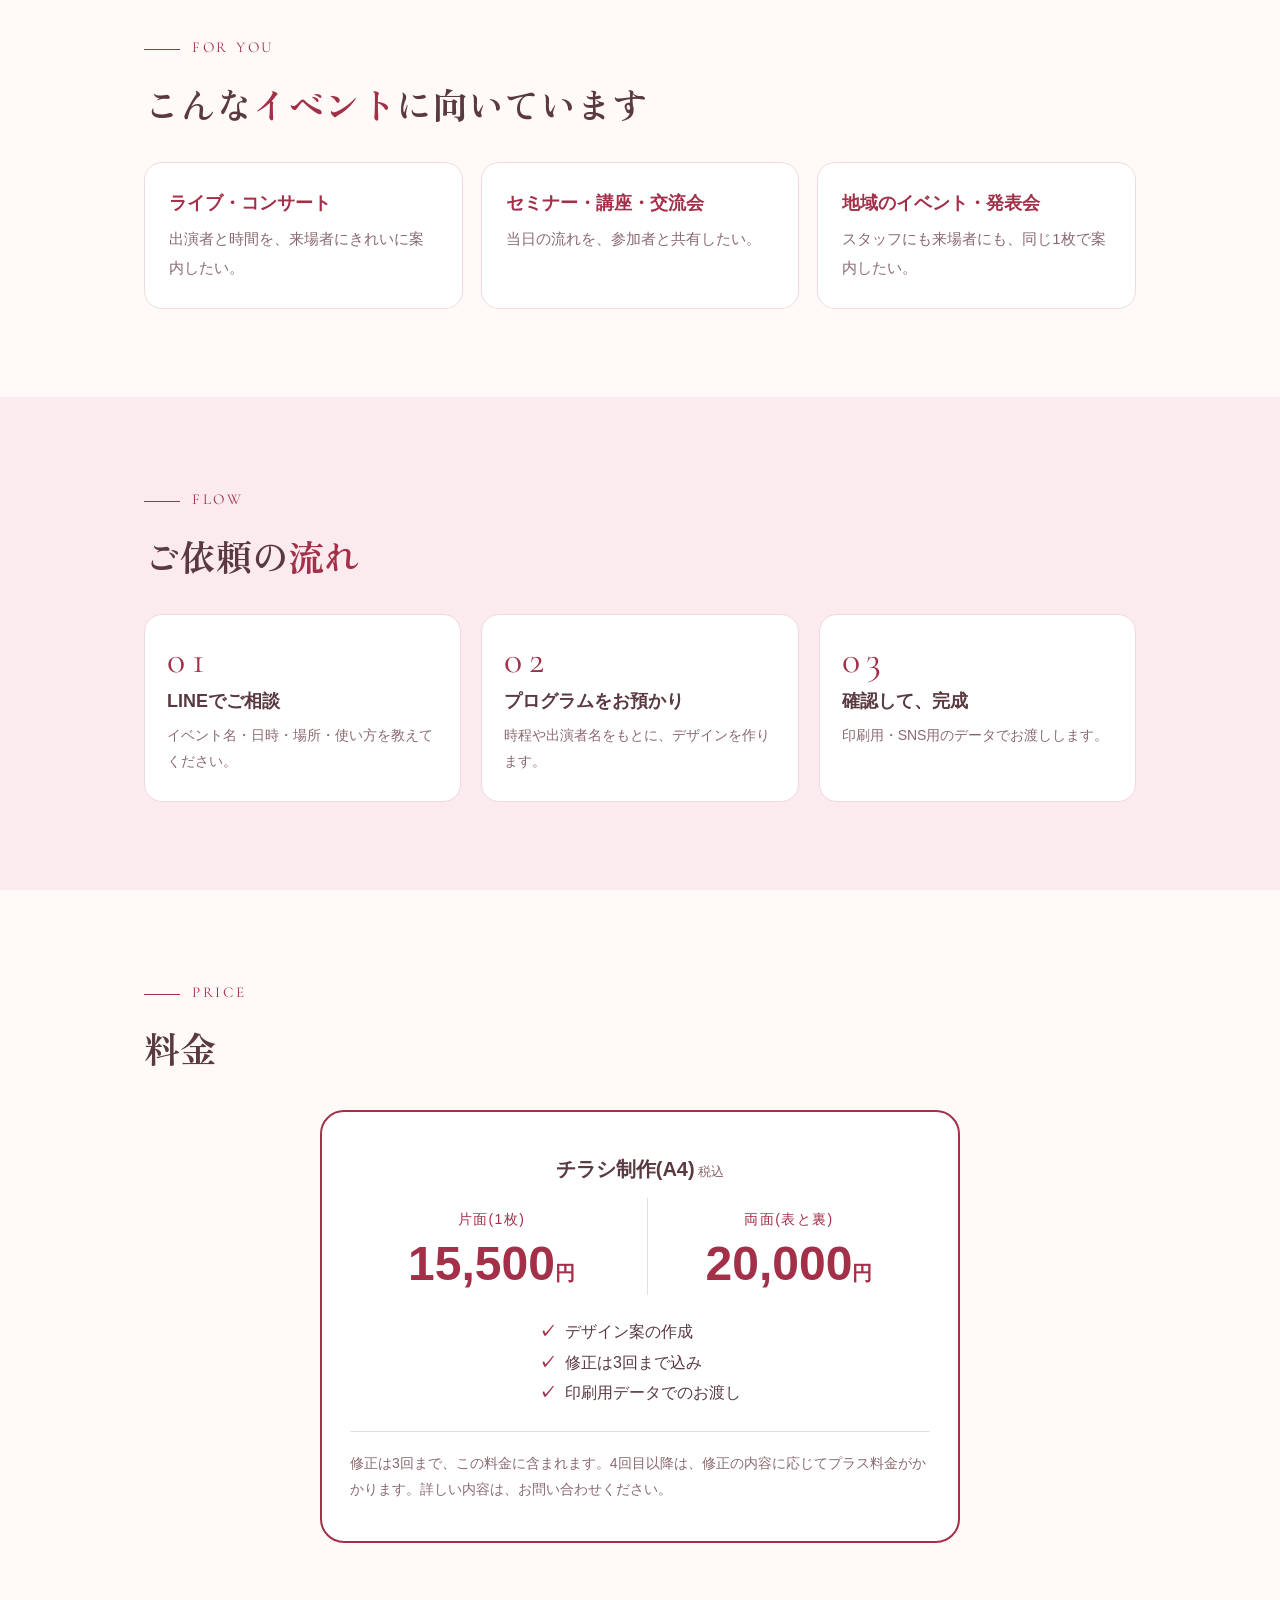
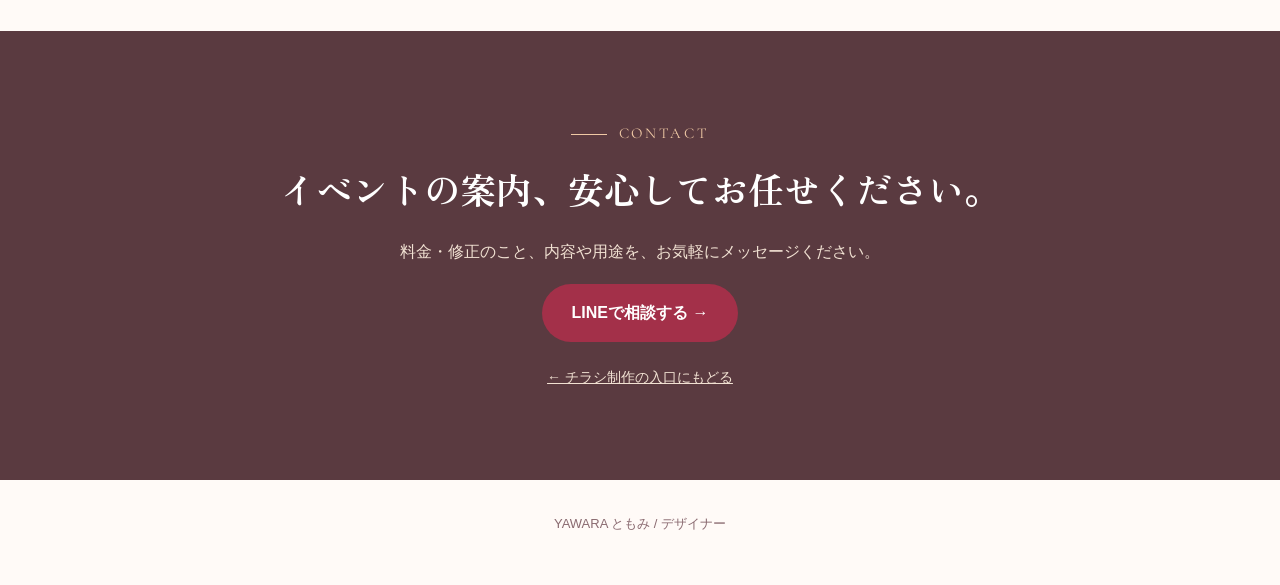
<file: lp-menu/flyer/event.html>
<!doctype html>
<html lang="ja">
<head>
<meta charset="utf-8">
<meta name="viewport" content="width=device-width,initial-scale=1">
<title>イベント用チラシ制作｜YAWARA ともみ</title>
<meta name="description" content="イベントの時程表・プログラム・案内チラシの制作。当日そのまま使えます。">
<link rel="preconnect" href="https://fonts.googleapis.com">
<link href="https://fonts.googleapis.com/css2?family=Cormorant+Garamond:wght@500;600&family=Zen+Old+Mincho:wght@500;700&display=swap" rel="stylesheet">
<link rel="stylesheet" href="flyer.css">
</head>
<body>
<header><div class="wrap">
  <a class="logo en" href="index.html">YAWARA<small>FLYER</small></a>
  <a class="btn sm" href="https://lin.ee/Rnot9Z6y">相談する</a>
</div></header>
<main>
<section class="hero"><div class="wrap"><div class="grid">
  <div>
    <p class="label en">FOR EVENT</p>
    <h1 class="serif"><span class="ib">当日、迷わない。</span><br><span class="ib">わくわくする時程表。</span></h1>
    <p class="pull">DAI LIVE in OKAYAMA 2026 の時程表</p>
    <p class="body">開場から終演まで、誰が何をするのかがひと目で分かる。来場者にも出演者にも、安心して配れる1枚を作ります。</p>
    <a class="btn" href="https://lin.ee/Rnot9Z6y">LINEで相談する →</a>
  </div>
  <div>
    <a class="sheet" href="images/dai-timetable.jpg" target="_blank" rel="noopener"><img src="images/dai-timetable.jpg" alt="ライブの時程表チラシ"></a>
    <p class="cap">DAI LIVE in OKAYAMA 2026 の時程表(A4)(タップで大きく見られます)</p>
  </div>
</div></div></section>

<section class="alt"><div class="wrap fade">
  <p class="label en">POINT</p>
  <h2 class="serif">この時程表の<em>工夫</em></h2>
  <ul class="pts">
    <li><b>日時・場所を、いちばん上に</b><span>いつ、どこで開かれるのかを、見た瞬間に分かるようにします。</span></li>
    <li><b>時刻と内容が、縦に並んで読みやすい</b><span>第一部・第二部で色を分け、出演者名も一緒に載せます。</span></li>
    <li><b>イベントの世界観を、色で表現</b><span>タイトルや背景を、イベントの雰囲気に合わせてデザインします。</span></li>
    <li><b>お問い合わせ先・後援も入れて、そのまま配れる</b><span>印刷用PDFと、SNSに載せる画像の両方で用意できます。</span></li>
  </ul>
</div></section>
<section><div class="wrap fade">
  <p class="label en">FOR YOU</p>
  <h2 class="serif">こんな<em>イベント</em>に向いています</h2>
  <div class="three">
    <div class="box"><h3>ライブ・コンサート</h3><p>出演者と時間を、来場者にきれいに案内したい。</p></div>
    <div class="box"><h3>セミナー・講座・交流会</h3><p>当日の流れを、参加者と共有したい。</p></div>
    <div class="box"><h3>地域のイベント・発表会</h3><p>スタッフにも来場者にも、同じ1枚で案内したい。</p></div>
  </div>
</div></section>
<section class="alt"><div class="wrap fade">
  <p class="label en">FLOW</p>
  <h2 class="serif">ご依頼の<em>流れ</em></h2>
  <div class="steps">
    <div><div class="n en">01</div><h3>LINEでご相談</h3><p>イベント名・日時・場所・使い方を教えてください。</p></div>
    <div><div class="n en">02</div><h3>プログラムをお預かり</h3><p>時程や出演者名をもとに、デザインを作ります。</p></div>
    <div><div class="n en">03</div><h3>確認して、完成</h3><p>印刷用・SNS用のデータでお渡しします。</p></div>
  </div>
</div></section>
<section><div class="wrap fade">
  <p class="label en">PRICE</p>
  <h2 class="serif">料金</h2>
  <div class="price">
    <div class="nm">チラシ制作(A4)<span style="font-size:13px;color:var(--muted);font-weight:400"> 税込</span></div>
    <div class="pr2">
      <div><span class="s">片面(1枚)</span><div class="yen">15,500<small>円</small></div></div>
      <div><span class="s">両面(表と裏)</span><div class="yen">20,000<small>円</small></div></div>
    </div>
    <ul><li>デザイン案の作成</li><li>修正は3回まで込み</li><li>印刷用データでのお渡し</li></ul>
    <p class="why">修正は3回まで、この料金に含まれます。4回目以降は、修正の内容に応じてプラス料金がかかります。詳しい内容は、お問い合わせください。</p>
  </div>
</div></section>
<section class="contact"><div class="wrap fade">
  <p class="label en">CONTACT</p>
  <h2 class="serif"><span class="ib">イベントの案内、</span><span class="ib">安心してお任せください。</span></h2>
  <p><span class="ib">料金・修正のこと、内容や用途を、</span><span class="ib">お気軽にメッセージください。</span></p>
  <a class="btn" href="https://lin.ee/Rnot9Z6y">LINEで相談する →</a><br>
  <a class="back" href="index.html">← チラシ制作の入口にもどる</a>
</div></section>
</main>
<div class="flt"><a class="btn" href="https://lin.ee/Rnot9Z6y">LINEで相談する</a></div>
<footer>YAWARA ともみ / デザイナー</footer>
<script>
var els=document.querySelectorAll(".fade");
if("IntersectionObserver" in window){var io=new IntersectionObserver(function(es){es.forEach(function(e){if(e.isIntersecting){e.target.classList.add("in");io.unobserve(e.target)}})},{threshold:.12});els.forEach(function(e){io.observe(e)})}else{els.forEach(function(e){e.classList.add("in")})}
</script>
</body>
</html>
</file>
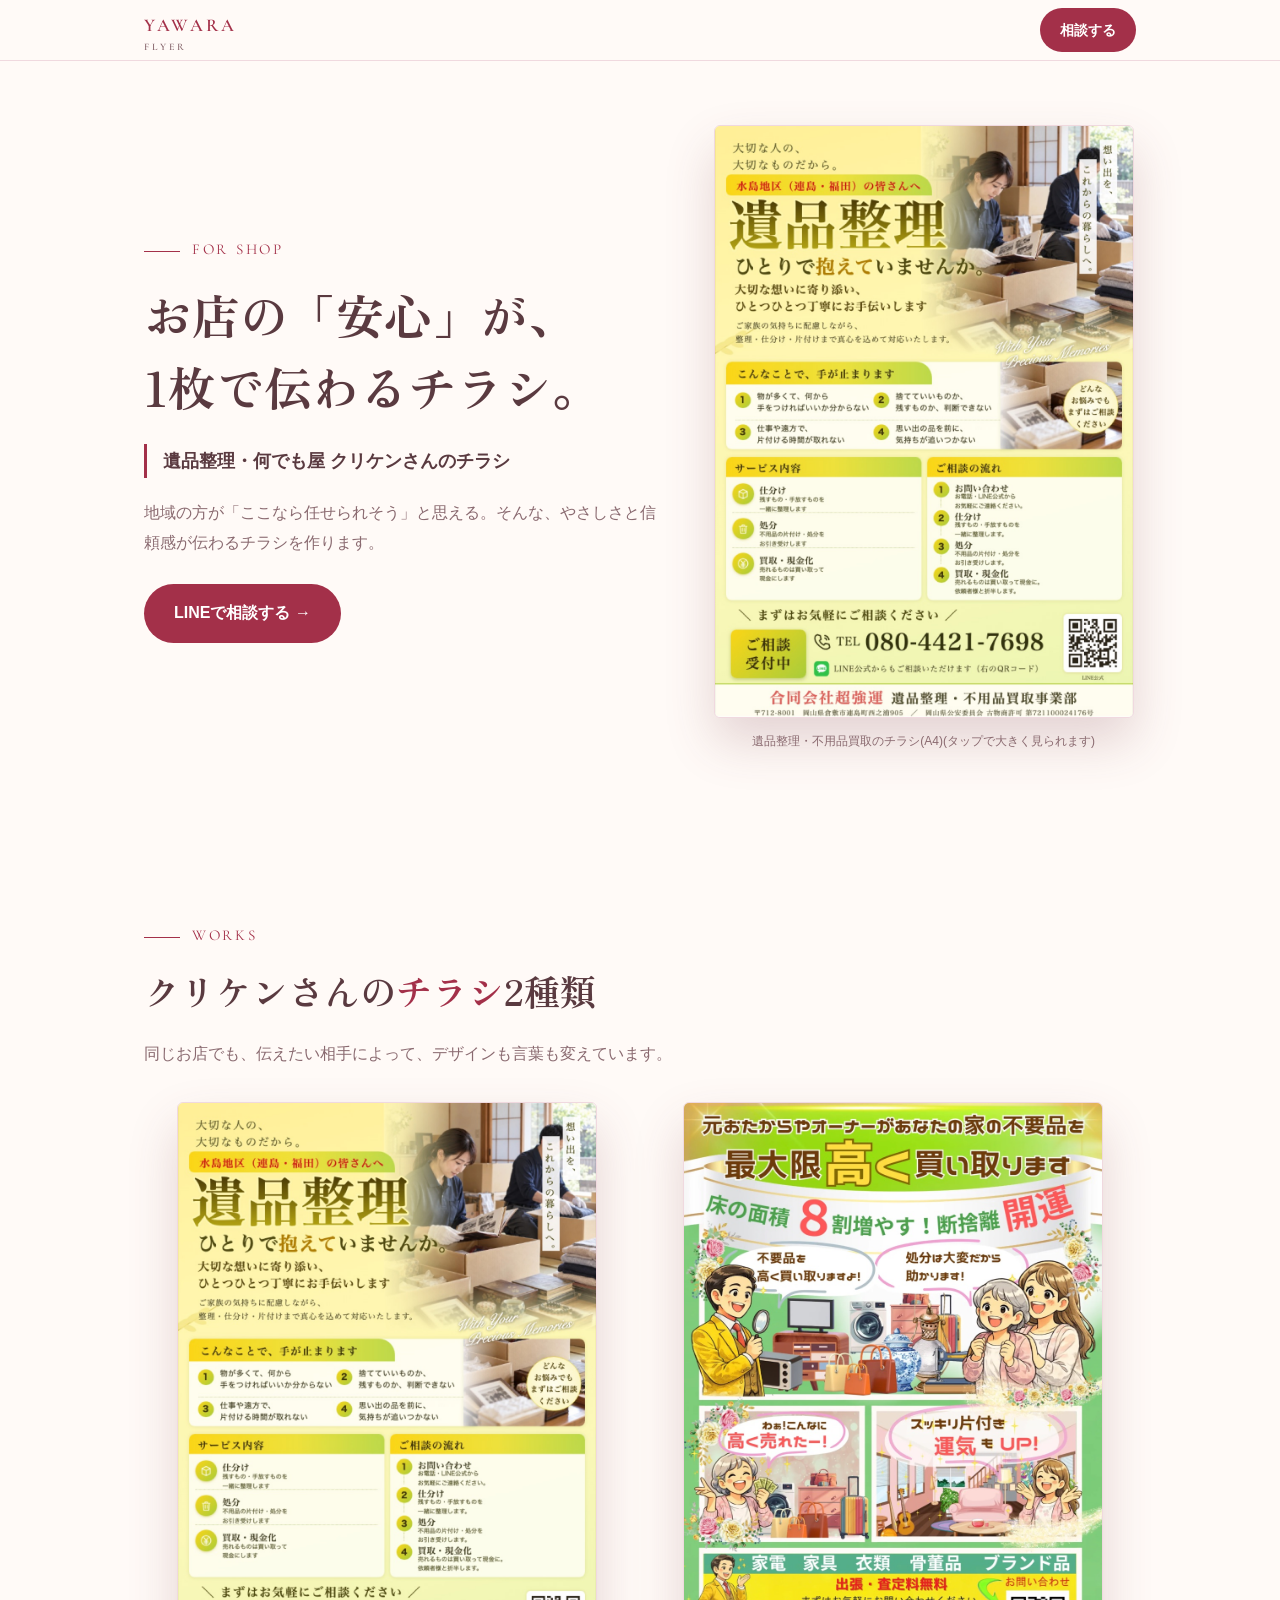
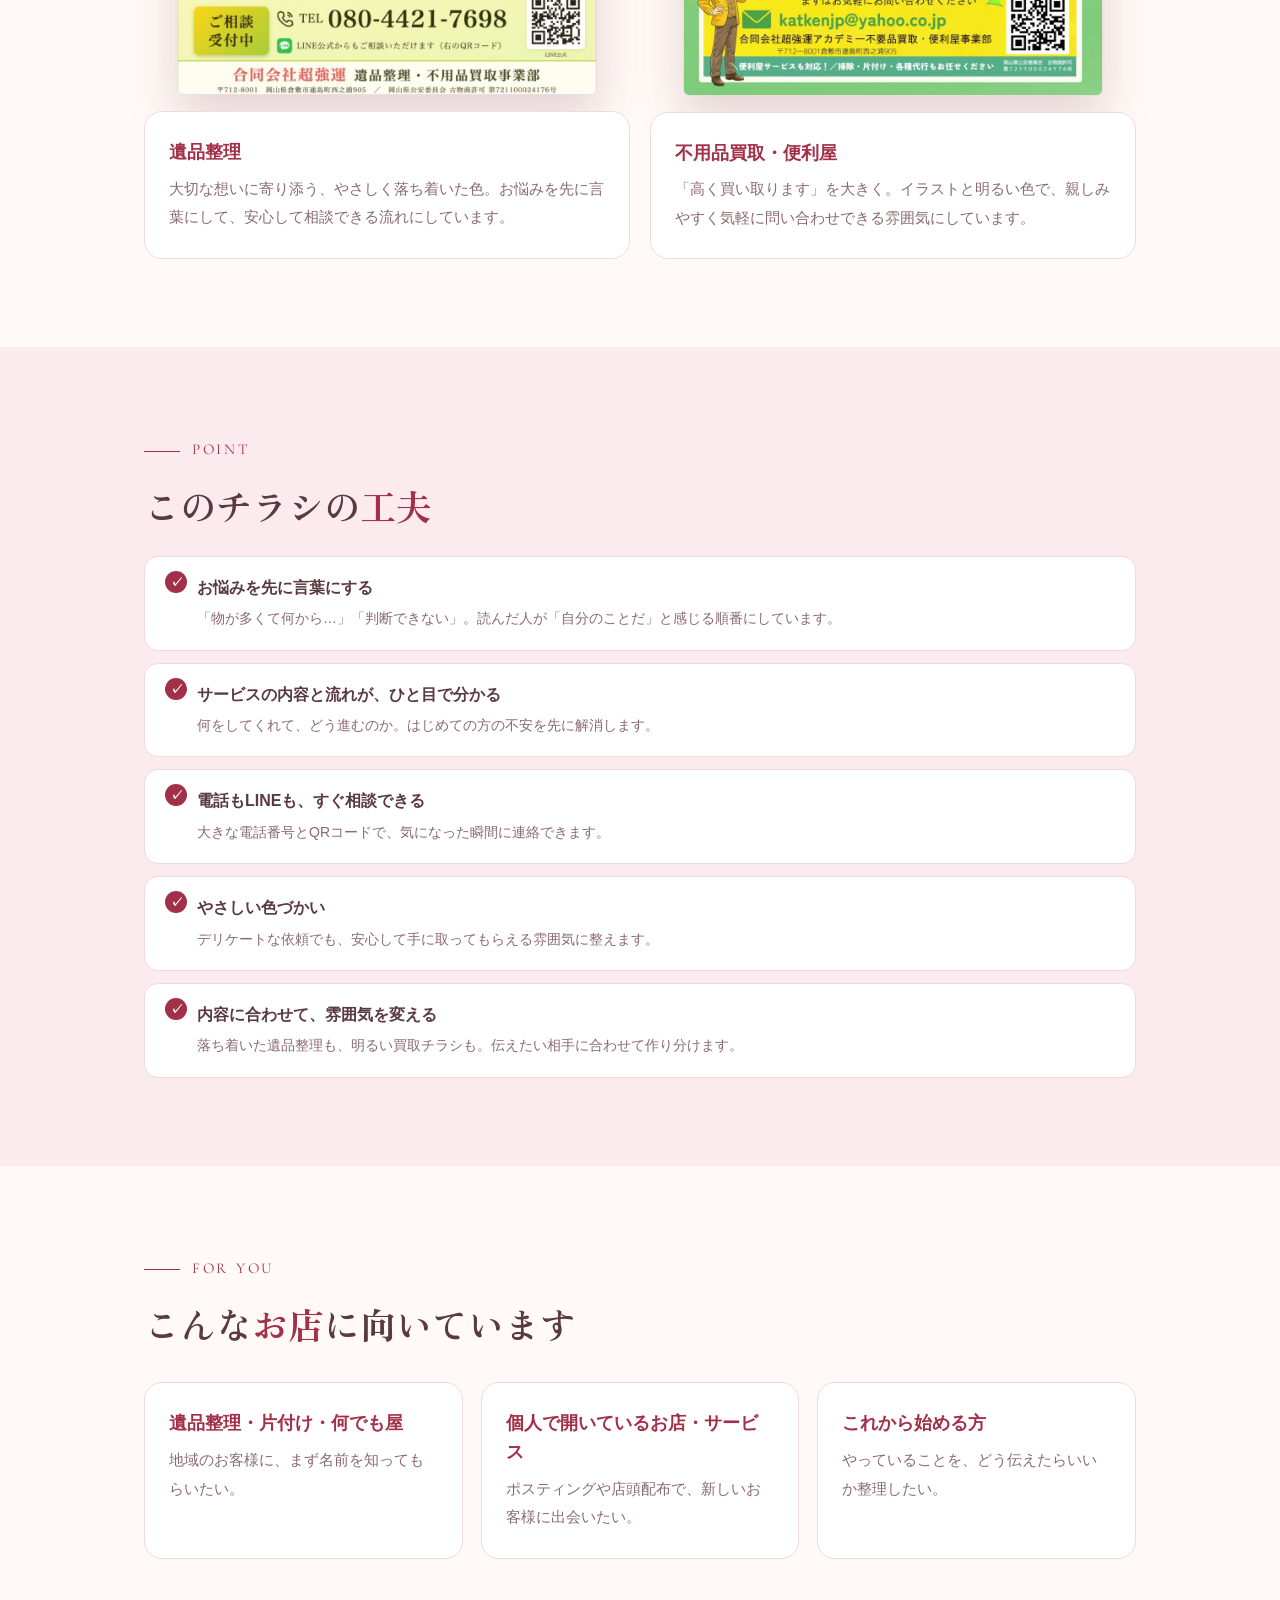
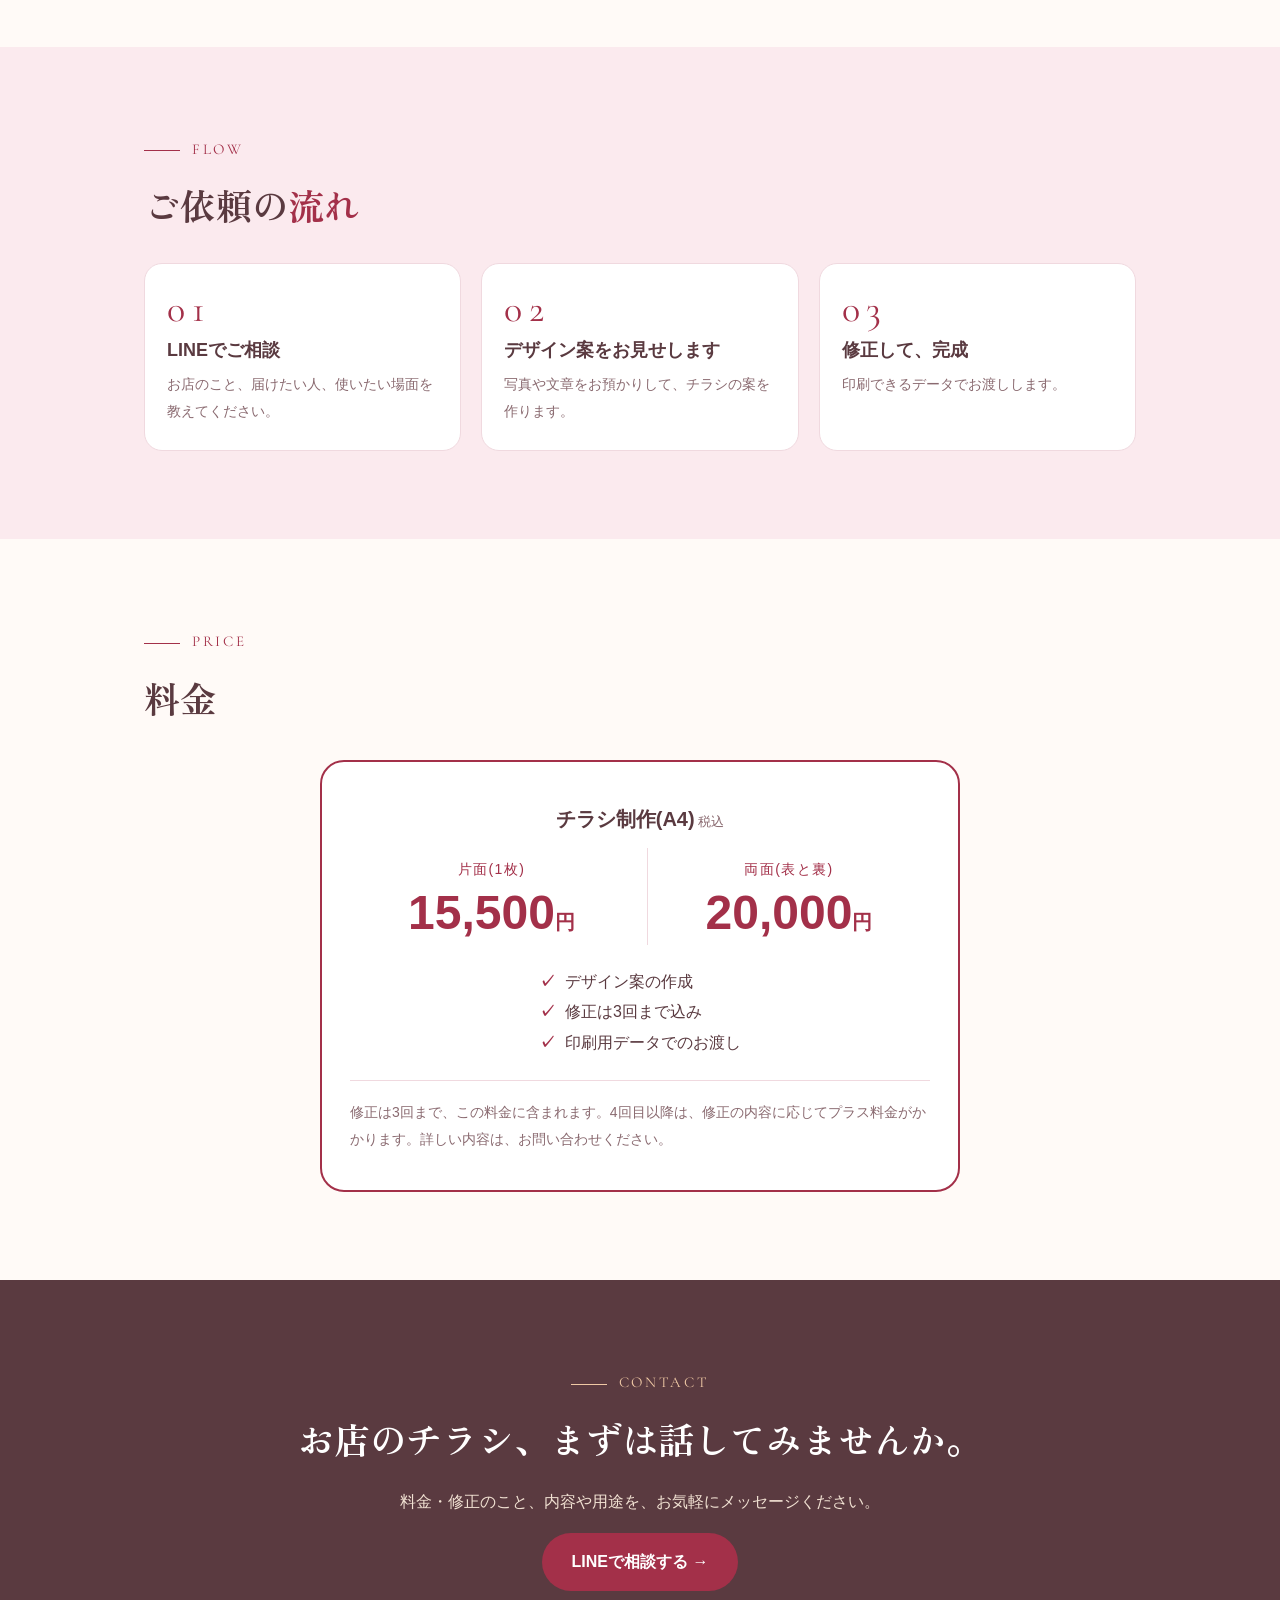
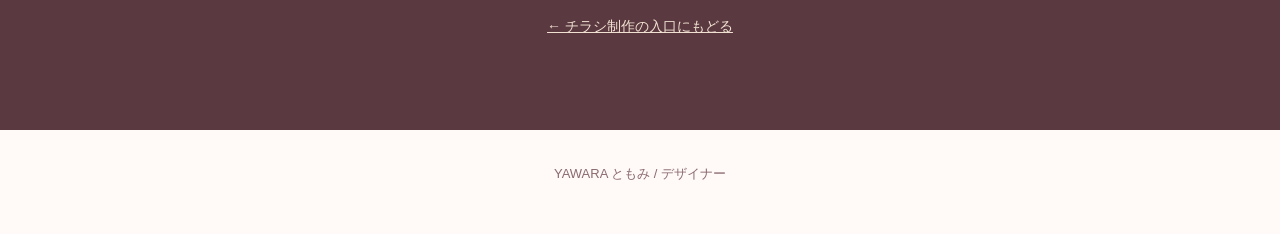
<file: lp-menu/flyer/shop.html>
<!doctype html>
<html lang="ja">
<head>
<meta charset="utf-8">
<meta name="viewport" content="width=device-width,initial-scale=1">
<title>個人店向けチラシ制作｜YAWARA ともみ</title>
<meta name="description" content="遺品整理・何でも屋など、地域のお客様に届けるお店のチラシ制作。">
<link rel="preconnect" href="https://fonts.googleapis.com">
<link href="https://fonts.googleapis.com/css2?family=Cormorant+Garamond:wght@500;600&family=Zen+Old+Mincho:wght@500;700&display=swap" rel="stylesheet">
<link rel="stylesheet" href="flyer.css">
</head>
<body>
<header><div class="wrap">
  <a class="logo en" href="index.html">YAWARA<small>FLYER</small></a>
  <a class="btn sm" href="https://lin.ee/Rnot9Z6y">相談する</a>
</div></header>
<main>
<section class="hero"><div class="wrap"><div class="grid">
  <div>
    <p class="label en">FOR SHOP</p>
    <h1 class="serif"><span class="ib">お店の「安心」が、</span><br><span class="ib">1枚で伝わるチラシ。</span></h1>
    <p class="pull">遺品整理・何でも屋 クリケンさんのチラシ</p>
    <p class="body">地域の方が「ここなら任せられそう」と思える。そんな、やさしさと信頼感が伝わるチラシを作ります。</p>
    <a class="btn" href="https://lin.ee/Rnot9Z6y">LINEで相談する →</a>
  </div>
  <div>
    <a class="sheet" href="images/ihin.jpg" target="_blank" rel="noopener"><img src="images/ihin.jpg" alt="遺品整理のA4チラシ"></a>
    <p class="cap">遺品整理・不用品買取のチラシ(A4)(タップで大きく見られます)</p>
  </div>
</div></div></section>

<section><div class="wrap fade">
  <p class="label en">WORKS</p>
  <h2 class="serif">クリケンさんの<em>チラシ</em>2種類</h2>
  <p class="muted">同じお店でも、伝えたい相手によって、デザインも言葉も変えています。</p>
  <div class="two">
    <div>
      <a class="sheet" href="images/ihin.jpg" target="_blank" rel="noopener"><img src="images/ihin.jpg" alt="遺品整理のチラシ"></a>
      <div class="box" style="margin-top:16px"><h3>遺品整理</h3><p>大切な想いに寄り添う、やさしく落ち着いた色。お悩みを先に言葉にして、安心して相談できる流れにしています。</p></div>
    </div>
    <div>
      <a class="sheet" href="images/kaitori.jpg" target="_blank" rel="noopener"><img src="images/kaitori.jpg" alt="不用品買取のチラシ"></a>
      <div class="box" style="margin-top:16px"><h3>不用品買取・便利屋</h3><p>「高く買い取ります」を大きく。イラストと明るい色で、親しみやすく気軽に問い合わせできる雰囲気にしています。</p></div>
    </div>
  </div>
</div></section>
<section class="alt"><div class="wrap fade">
  <p class="label en">POINT</p>
  <h2 class="serif">このチラシの<em>工夫</em></h2>
  <ul class="pts">
    <li><b>お悩みを先に言葉にする</b><span>「物が多くて何から…」「判断できない」。読んだ人が「自分のことだ」と感じる順番にしています。</span></li>
    <li><b>サービスの内容と流れが、ひと目で分かる</b><span>何をしてくれて、どう進むのか。はじめての方の不安を先に解消します。</span></li>
    <li><b>電話もLINEも、すぐ相談できる</b><span>大きな電話番号とQRコードで、気になった瞬間に連絡できます。</span></li>
    <li><b>やさしい色づかい</b><span>デリケートな依頼でも、安心して手に取ってもらえる雰囲気に整えます。</span></li>
    <li><b>内容に合わせて、雰囲気を変える</b><span>落ち着いた遺品整理も、明るい買取チラシも。伝えたい相手に合わせて作り分けます。</span></li>
  </ul>
</div></section>
<section><div class="wrap fade">
  <p class="label en">FOR YOU</p>
  <h2 class="serif">こんな<em>お店</em>に向いています</h2>
  <div class="three">
    <div class="box"><h3>遺品整理・片付け・何でも屋</h3><p>地域のお客様に、まず名前を知ってもらいたい。</p></div>
    <div class="box"><h3>個人で開いているお店・サービス</h3><p>ポスティングや店頭配布で、新しいお客様に出会いたい。</p></div>
    <div class="box"><h3>これから始める方</h3><p>やっていることを、どう伝えたらいいか整理したい。</p></div>
  </div>
</div></section>
<section class="alt"><div class="wrap fade">
  <p class="label en">FLOW</p>
  <h2 class="serif">ご依頼の<em>流れ</em></h2>
  <div class="steps">
    <div><div class="n en">01</div><h3>LINEでご相談</h3><p>お店のこと、届けたい人、使いたい場面を教えてください。</p></div>
    <div><div class="n en">02</div><h3>デザイン案をお見せします</h3><p>写真や文章をお預かりして、チラシの案を作ります。</p></div>
    <div><div class="n en">03</div><h3>修正して、完成</h3><p>印刷できるデータでお渡しします。</p></div>
  </div>
</div></section>
<section><div class="wrap fade">
  <p class="label en">PRICE</p>
  <h2 class="serif">料金</h2>
  <div class="price">
    <div class="nm">チラシ制作(A4)<span style="font-size:13px;color:var(--muted);font-weight:400"> 税込</span></div>
    <div class="pr2">
      <div><span class="s">片面(1枚)</span><div class="yen">15,500<small>円</small></div></div>
      <div><span class="s">両面(表と裏)</span><div class="yen">20,000<small>円</small></div></div>
    </div>
    <ul><li>デザイン案の作成</li><li>修正は3回まで込み</li><li>印刷用データでのお渡し</li></ul>
    <p class="why">修正は3回まで、この料金に含まれます。4回目以降は、修正の内容に応じてプラス料金がかかります。詳しい内容は、お問い合わせください。</p>
  </div>
</div></section>
<section class="contact"><div class="wrap fade">
  <p class="label en">CONTACT</p>
  <h2 class="serif"><span class="ib">お店のチラシ、</span><span class="ib">まずは話してみませんか。</span></h2>
  <p><span class="ib">料金・修正のこと、内容や用途を、</span><span class="ib">お気軽にメッセージください。</span></p>
  <a class="btn" href="https://lin.ee/Rnot9Z6y">LINEで相談する →</a><br>
  <a class="back" href="index.html">← チラシ制作の入口にもどる</a>
</div></section>
</main>
<div class="flt"><a class="btn" href="https://lin.ee/Rnot9Z6y">LINEで相談する</a></div>
<footer>YAWARA ともみ / デザイナー</footer>
<script>
var els=document.querySelectorAll(".fade");
if("IntersectionObserver" in window){var io=new IntersectionObserver(function(es){es.forEach(function(e){if(e.isIntersecting){e.target.classList.add("in");io.unobserve(e.target)}})},{threshold:.12});els.forEach(function(e){io.observe(e)})}else{els.forEach(function(e){e.classList.add("in")})}
</script>
</body>
</html>
</file>
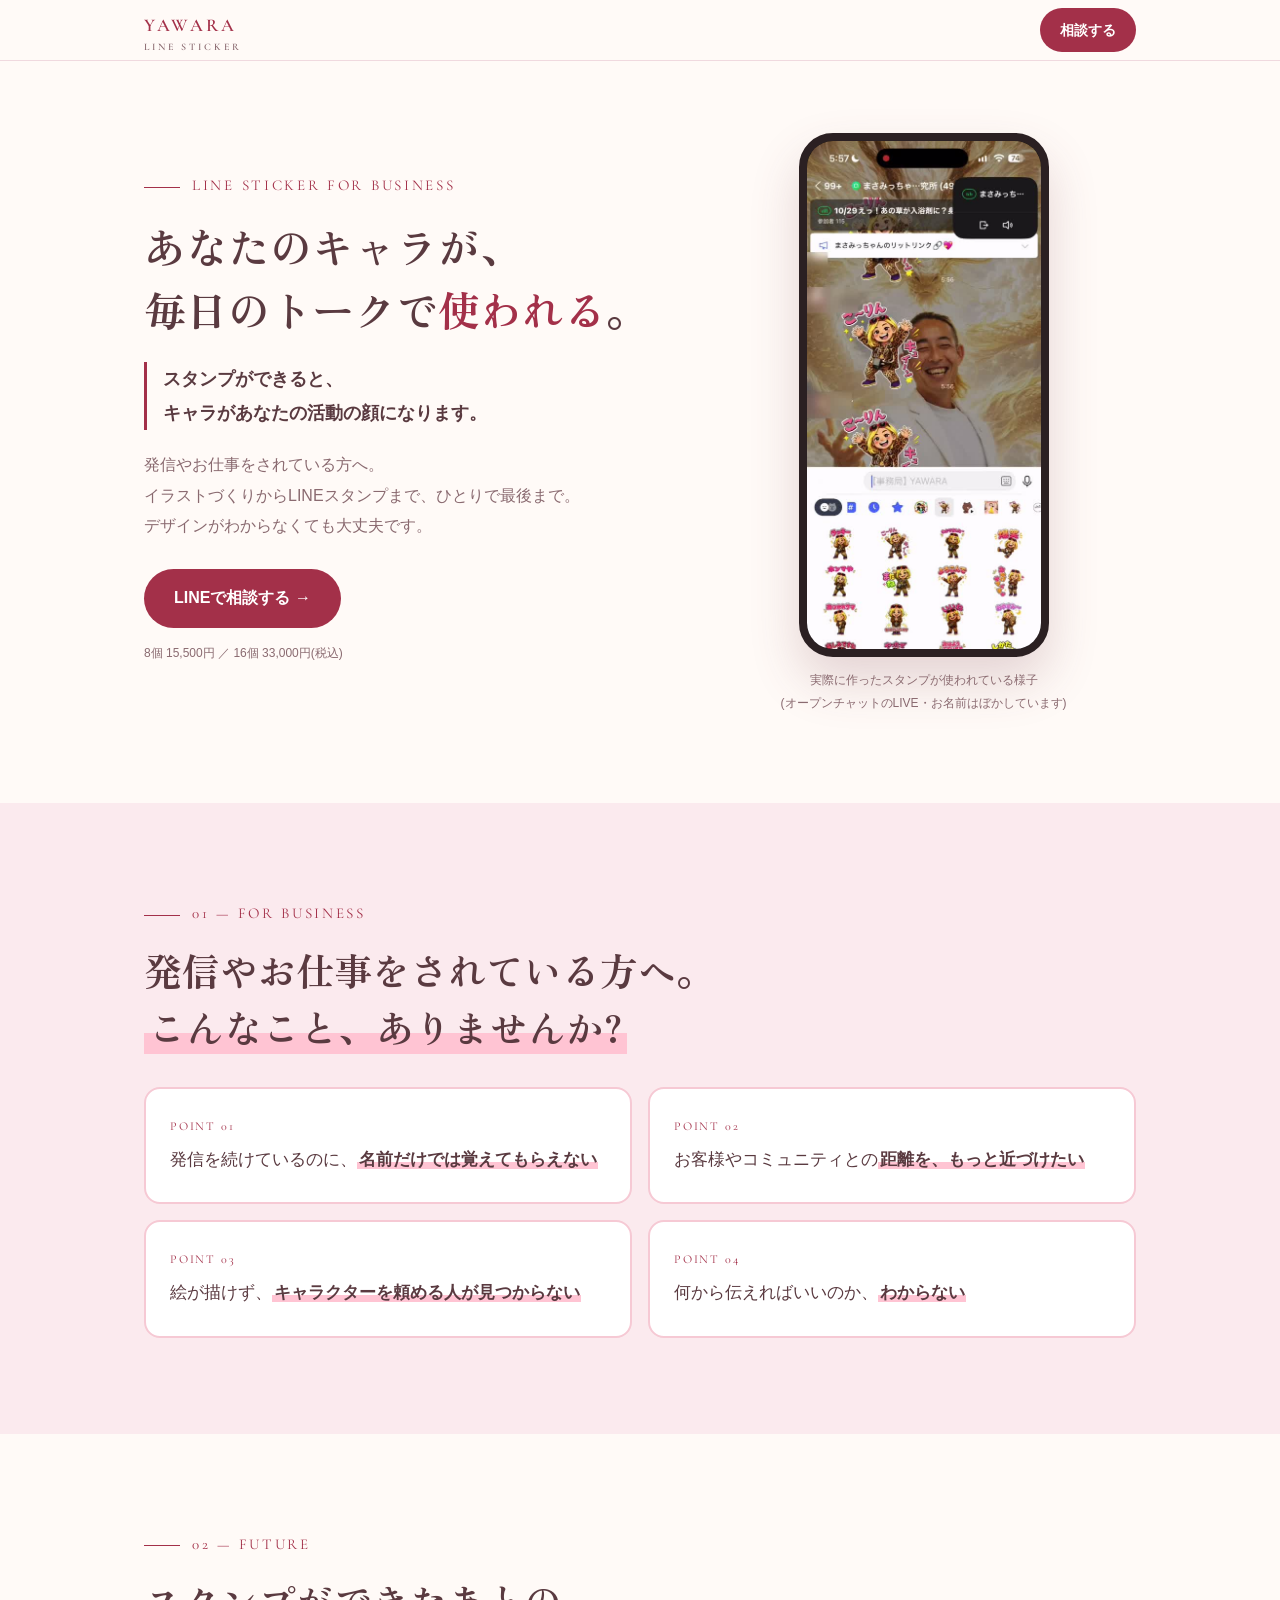
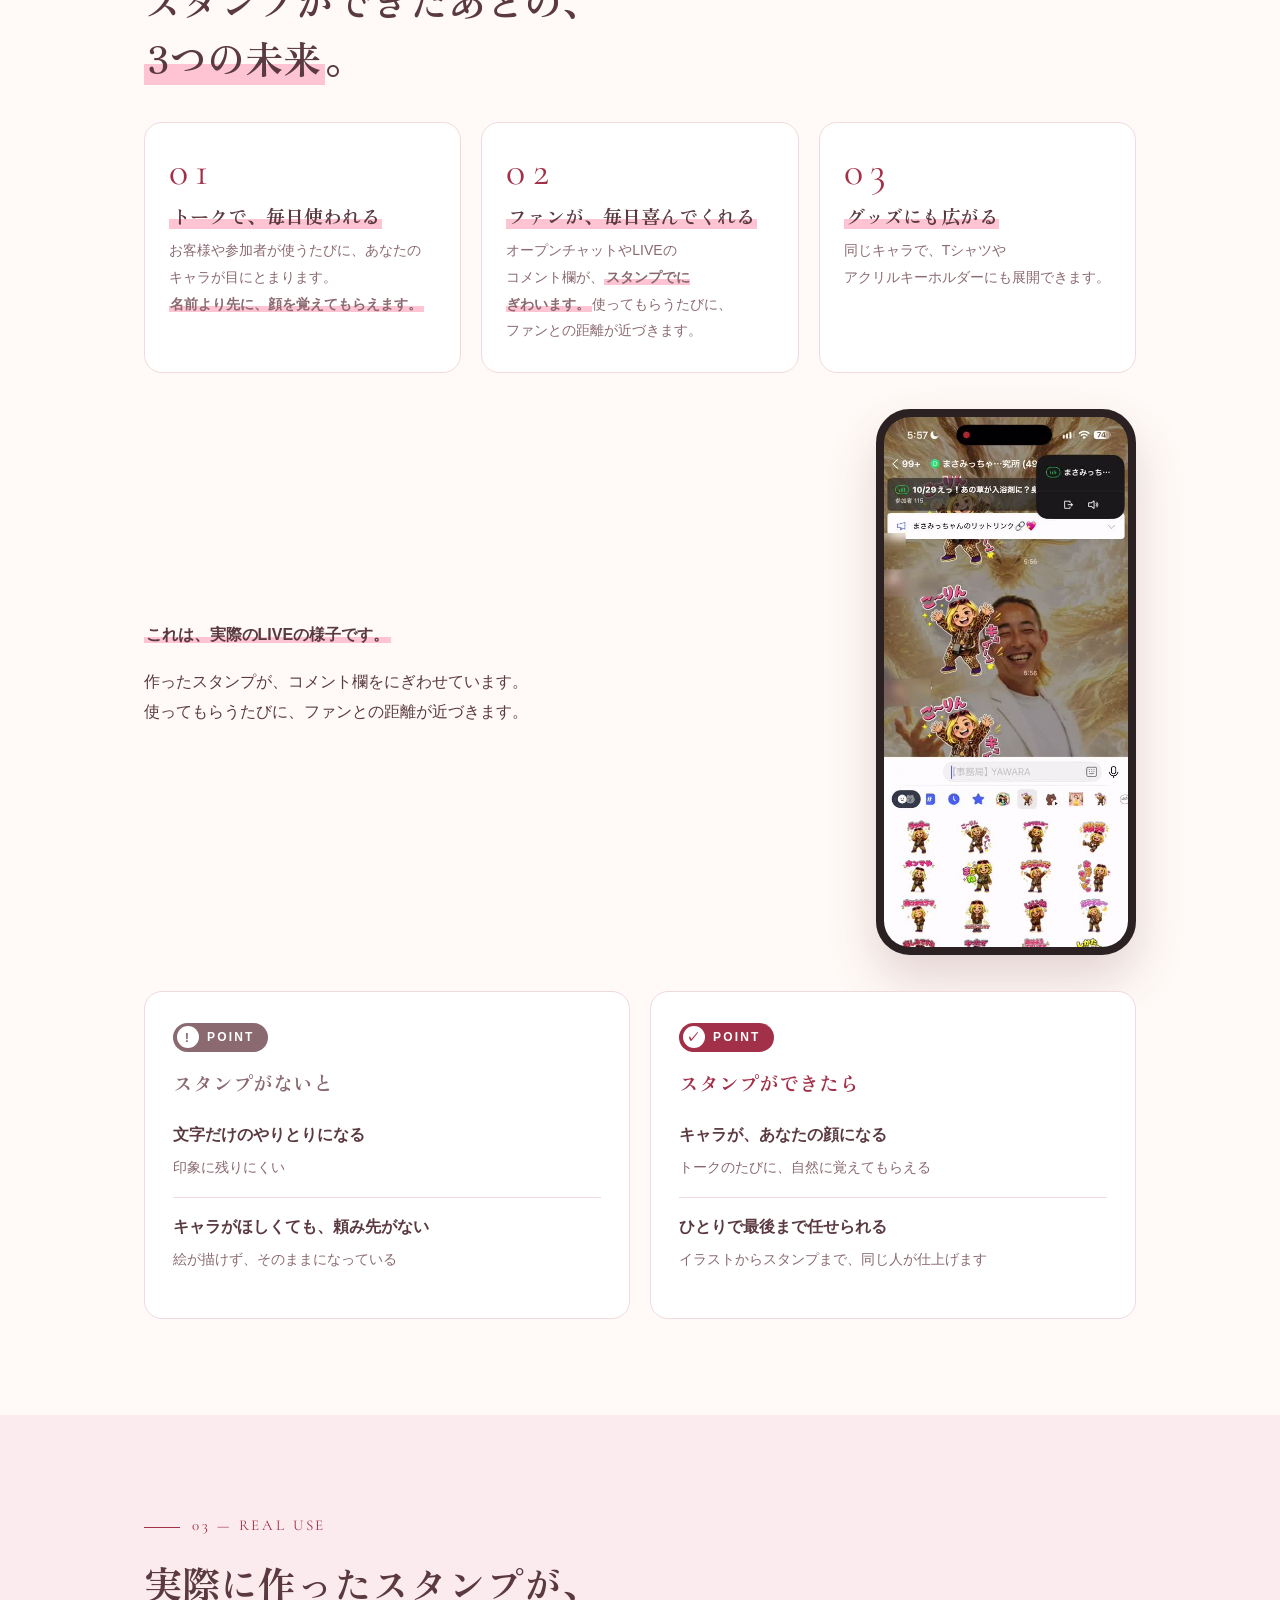
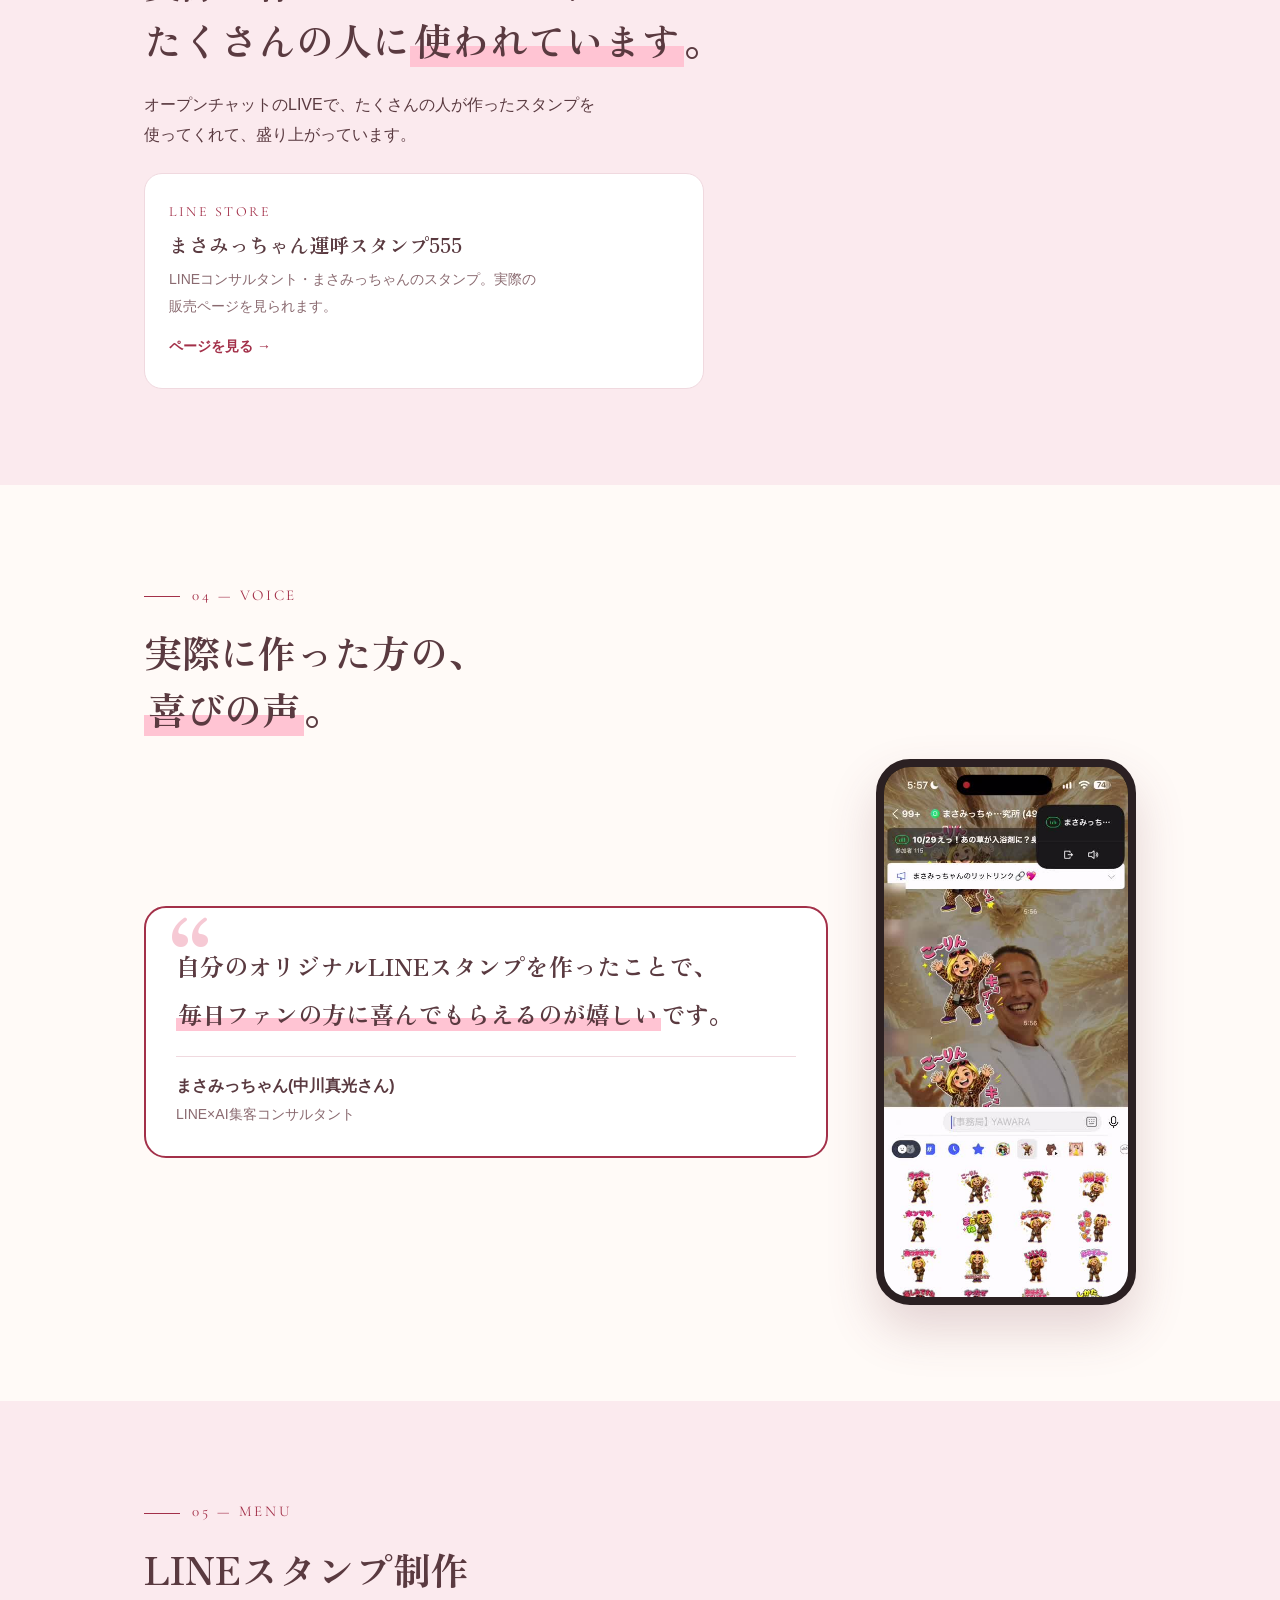
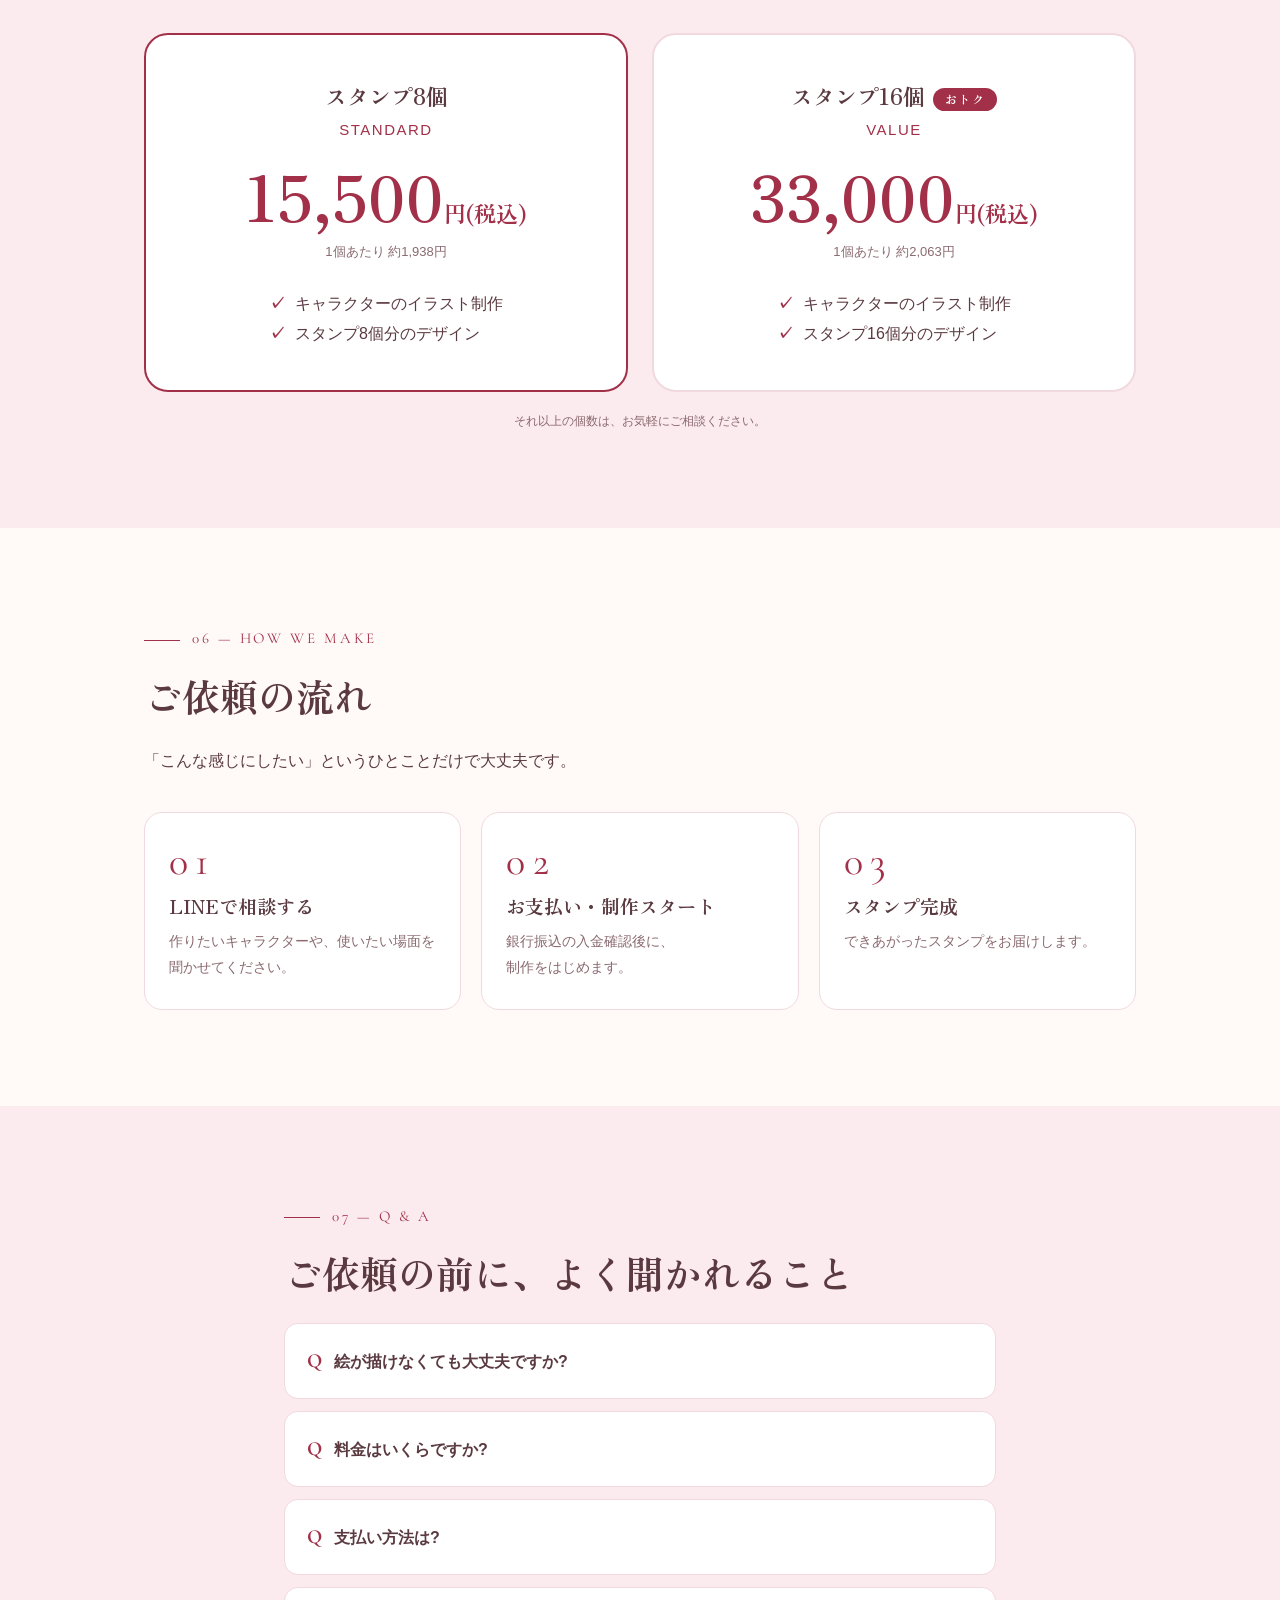
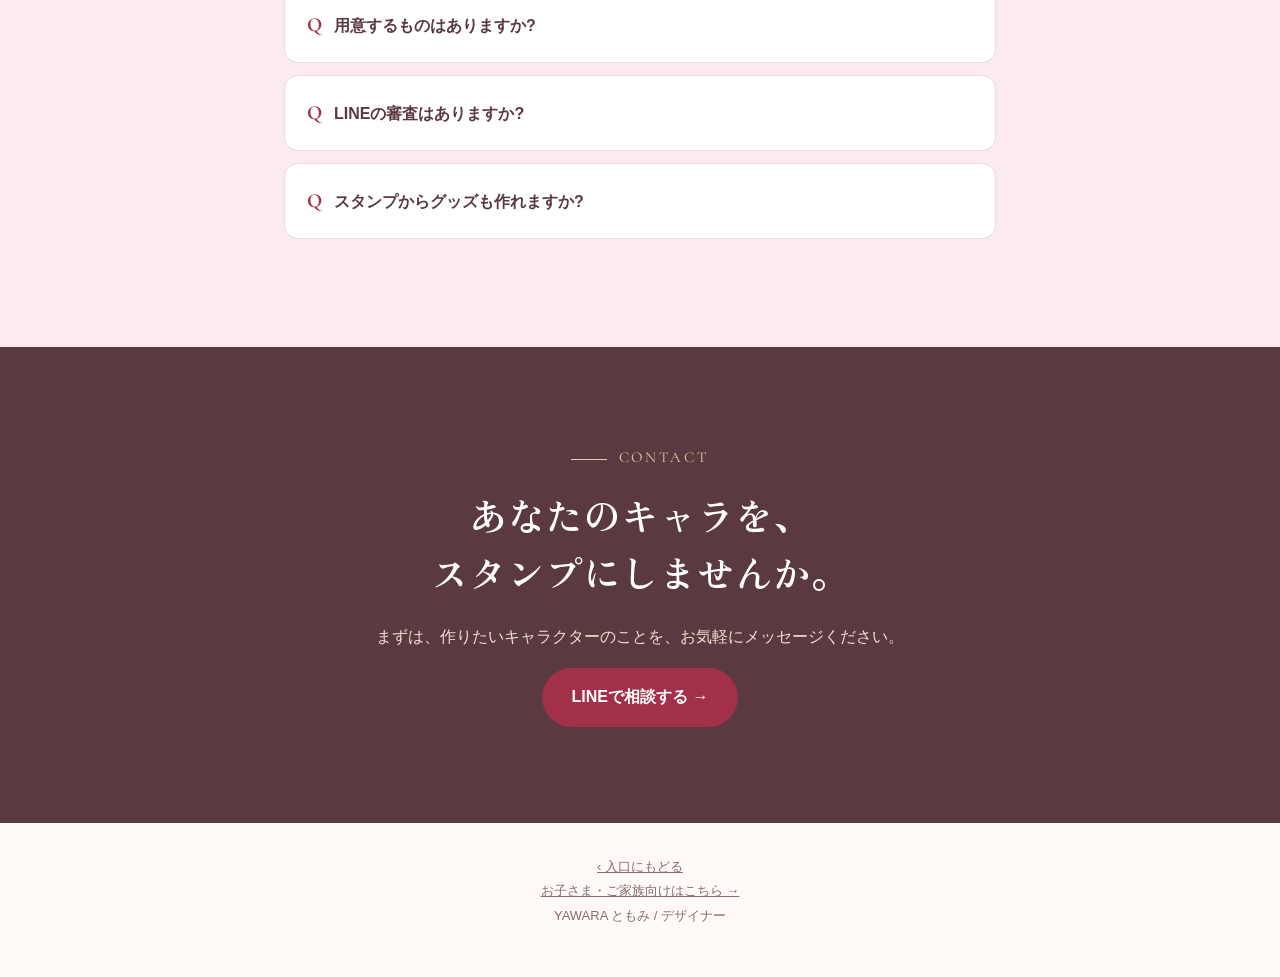
<file: lp-menu/stamp/business.html>
<!doctype html>
<html lang="ja">
<head>
<meta charset="utf-8">
<meta name="viewport" content="width=device-width,initial-scale=1">
<title>お仕事・活動用LINEスタンプ制作｜YAWARA ともみ</title>
<meta name="description" content="あなたのキャラが、お客様のトークで使われる。発信やお仕事をされている方のためのLINEスタンプ制作。8個15,500円・16個33,000円(税込)。">
<link rel="preconnect" href="https://fonts.googleapis.com">
<link href="https://fonts.googleapis.com/css2?family=Cormorant+Garamond:wght@500;600&family=Zen+Old+Mincho:wght@500;700&display=swap" rel="stylesheet">
<style>
:root{--bg:#fffaf7;--bg2:#fbeaee;--card:#fff;--rose:#a33049;--rose-d:#82243a;--rose-soft:#f6c9d4;--sun:#a33049;--sun-d:#82243a;--ink:#5a3a40;--muted:#8a6a70;--line:#f0d9df}
*{box-sizing:border-box}
html{scroll-behavior:smooth}
body{margin:0;background:var(--bg);color:var(--ink);font-family:"Hiragino Sans","Hiragino Kaku Gothic ProN","Noto Sans JP",sans-serif;line-height:1.9;-webkit-font-smoothing:antialiased}
.serif{font-family:"Zen Old Mincho","Hiragino Mincho ProN","Yu Mincho",serif}
.en{font-family:"Cormorant Garamond",serif;letter-spacing:.18em}
.wrap{max-width:1040px;margin:0 auto;padding:0 24px}
header{position:sticky;top:0;z-index:10;background:rgba(255,250,247,.92);backdrop-filter:blur(8px);border-bottom:1px solid var(--line)}
header .wrap{display:flex;justify-content:space-between;align-items:center;height:60px}
.logo{font-size:18px;color:var(--rose);font-weight:600}
.logo small{display:block;font-size:10px;color:var(--muted);letter-spacing:.3em;line-height:1}
.btn{display:inline-block;background:var(--sun);color:#fff;text-decoration:none;font-weight:700;padding:14px 30px;border-radius:999px;transition:.2s}
.btn:hover{background:var(--sun-d)}
.btn.sm{padding:9px 20px;font-size:14px}
section{padding:96px 0}
.label{color:var(--rose);font-size:15px;margin:0 0 14px}
.label::before{content:"";display:inline-block;width:36px;height:1px;background:var(--rose);vertical-align:middle;margin-right:12px}
h1,h2{font-weight:700;line-height:1.5;margin:0 0 22px;color:var(--ink)}
h1{font-size:clamp(34px,6.2vw,60px)}
h2{font-size:clamp(26px,4.4vw,38px)}
h1 em,h2 em{font-style:normal;color:var(--sun)}
.hero-h1{font-size:clamp(22px,7.6vw,42px)}
.hero-h1 span{display:block;white-space:nowrap}
@media(max-width:960px){.hero .grid{grid-template-columns:1fr}}
.hero{padding:72px 0 88px}
.hero .grid{display:grid;grid-template-columns:1.1fr .9fr;gap:48px;align-items:center}
.pull{border-left:3px solid var(--sun);padding-left:16px;font-size:18px;font-weight:700;margin:0 0 20px}
.hero p.body{color:var(--muted);margin:0 0 28px}
.note{font-size:12px;color:var(--muted);margin-top:14px}
/* browser mock */
.mock{background:#fff;border:1px solid var(--line);border-radius:14px;box-shadow:0 24px 50px rgba(120,60,70,.14);overflow:hidden}
.mock img,.mock video{display:block;width:100%;aspect-ratio:3/2;object-fit:cover}
.cap{font-size:12px;color:var(--muted);text-align:center;margin:12px 0 0}
.mock .bar{background:var(--bg2);padding:10px 14px;display:flex;gap:6px}
.mock .bar i{width:9px;height:9px;border-radius:50%;background:#d9c7b8}
.mock .scr{padding:26px 22px;background:linear-gradient(160deg,var(--rose-soft),#fff 60%)}
.mock .t{font-size:11px;color:var(--rose);letter-spacing:.2em}
.mock .h{font-size:22px;line-height:1.5;margin:6px 0 12px;font-weight:700}
.mock .r{display:flex;gap:8px;margin:0 0 6px;font-size:12px}
.mock .r b{background:var(--rose);color:#fff;border-radius:4px;padding:0 8px}
.mock .f{margin-top:14px;background:var(--rose);color:#fff;text-align:center;border-radius:999px;padding:8px;font-size:13px}
.mock .m{margin-top:10px;font-size:11px;color:var(--muted);text-align:center}
/* two columns */
.two{display:grid;grid-template-columns:1fr 1fr;gap:20px;margin-top:36px}
.col{background:var(--card);border:1px solid var(--line);border-radius:18px;padding:30px 28px}
.col h3{margin:0 0 18px;font-size:20px;color:var(--rose)}
.col.cau h3{color:var(--muted)}
.col .it{padding:14px 0;border-top:1px solid var(--line)}
.col .it:first-of-type{border-top:none;padding-top:0}
.col .it b{display:block;margin-bottom:2px}
.col .it span{color:var(--muted);font-size:14px}
.alt{background:var(--bg2)}
/* works */
.works{display:grid;grid-template-columns:1fr 1fr;gap:24px;margin-top:36px}
.work{display:block;background:var(--card);border:1px solid var(--line);border-radius:18px;overflow:hidden;text-decoration:none;color:inherit;transition:.25s}
a.work:hover{transform:translateY(-4px);box-shadow:0 18px 36px rgba(120,60,70,.14)}
.work img{display:block;width:100%;aspect-ratio:3/2;object-fit:cover;border-bottom:1px solid var(--line)}
.work .tx{padding:22px 24px 26px}
.work .no{color:var(--rose);font-size:14px}
.work h3{margin:4px 0 6px;font-size:20px;line-height:1.5}
.work p{margin:0;color:var(--muted);font-size:14px}
.chips{display:flex;align-items:center;gap:6px;margin-top:12px;font-size:12px;color:var(--muted)}
.chips .en{margin-right:4px}
.chips i{width:16px;height:16px;border-radius:50%;border:1px solid rgba(0,0,0,.12);display:inline-block}
.note2{font-size:12px;color:var(--muted);margin:18px 0 0}
.work .go{display:inline-block;margin-top:14px;color:var(--rose);font-weight:700;font-size:14px}
.mood{position:relative;padding:0;background:#5a3a40}
.mood video{display:block;width:100%;height:min(62vw,520px);object-fit:cover;opacity:.92}
.mood .ov{position:absolute;inset:0;display:flex;flex-direction:column;align-items:center;justify-content:center;text-align:center;color:#fff;padding:0 24px;background:linear-gradient(180deg,rgba(0,0,0,.05),rgba(70,30,15,.4))}
.mood .ov p{margin:0;text-shadow:0 2px 14px rgba(0,0,0,.35)}
.mood .ov .l{font-size:13px;letter-spacing:.2em;margin-bottom:10px}
.mood .ov .t{font-size:clamp(20px,4.6vw,34px);line-height:1.7;font-weight:700}
/* four questions -> answers */
.pain{display:grid;grid-template-columns:repeat(3,1fr);gap:16px;margin-top:32px}
.pain div{background:var(--card);border:1px solid var(--line);border-radius:16px;padding:22px}
.pain .q{color:var(--rose);font-size:13px;letter-spacing:.15em;display:block;margin-bottom:6px}
/* price */
.price{max-width:640px;margin:36px auto 0;background:var(--card);border:2px solid var(--sun);border-radius:24px;padding:40px 30px;text-align:center}
.price .nm{font-size:22px;font-weight:700}
.price .yen{font-size:clamp(46px,9vw,64px);color:var(--sun);font-weight:700;line-height:1.3;margin-top:8px}
.price .yen small{font-size:22px}
.price .sub{color:var(--muted);font-size:14px}
.price ul{list-style:none;padding:0;margin:24px auto 0;display:inline-block;text-align:left}
.price li::before{content:"✓";color:var(--rose);margin-right:10px;font-weight:700}
/* steps */
.steps{display:grid;grid-template-columns:repeat(3,1fr);gap:20px;margin-top:36px}
.steps>div{background:var(--card);border:1px solid var(--line);border-radius:18px;padding:28px 24px}
.steps .n{font-size:40px;color:var(--sun);line-height:1}
.steps h3{margin:10px 0 6px;font-size:19px}
.steps p{margin:0;color:var(--muted);font-size:14px}
/* QA */
details{background:var(--card);border:1px solid var(--line);border-radius:14px;margin-bottom:12px;padding:18px 22px}
summary{cursor:pointer;font-weight:700;list-style:none}
summary::before{content:"Q";color:var(--rose);margin-right:12px;font-family:"Cormorant Garamond",serif;font-size:20px}
details p{margin:12px 0 0;color:var(--muted)}
/* contact */
.contact{background:var(--ink);color:#fff;text-align:center}
.contact h2{color:#fff}
.contact .label{color:#f0c9a5}.contact .label::before{background:#f0c9a5}
.contact .btn{background:var(--sun);color:#fff}
.contact p{color:#f1e1d2}
footer{padding:32px 0 48px;text-align:center;color:var(--muted);font-size:13px}
.fade{opacity:0;transform:translateY(18px);transition:opacity .8s,transform .8s}
.fade.in{opacity:1;transform:none}
@media(max-width:760px){
 section{padding:64px 0}
 .hero .grid,.two,.pain,.steps,.works{grid-template-columns:1fr}
 .mock{transform:none}
}

.menus{display:grid;grid-template-columns:repeat(2,1fr);gap:24px;margin-top:36px}
.menus .price{margin:0;max-width:none}
.menus .price.big{border-color:var(--line)}
.price .cnt{font-size:15px;color:var(--rose);letter-spacing:.1em}
.each{font-size:13px;color:var(--muted);margin-top:4px}
.chat{display:flex;flex-direction:column;gap:10px;max-width:520px;margin:0 auto}
.chat span{display:inline-block;background:var(--card);border:1px solid var(--line);border-radius:18px;padding:10px 18px;font-weight:700;align-self:flex-start}
.chat span:nth-child(even){align-self:flex-end;background:var(--rose-soft)}
.tag{display:inline-block;background:var(--rose);color:#fff;border-radius:999px;font-size:12px;padding:0 12px;margin-left:8px;vertical-align:middle;letter-spacing:.1em}
.flt{position:fixed;left:0;right:0;bottom:0;z-index:20;padding:10px 16px calc(10px + env(safe-area-inset-bottom));background:rgba(255,250,247,.94);backdrop-filter:blur(8px);border-top:1px solid var(--line);text-align:center;display:none}
.flt .btn{display:block;padding:13px}
@media(max-width:760px){.menus{grid-template-columns:1fr}.flt{display:block}footer{padding-bottom:90px}}
.live{display:grid;grid-template-columns:260px 1fr;gap:48px;align-items:center;margin-top:12px}
.phone{border:8px solid #2b2022;border-radius:34px;overflow:hidden;background:#000;box-shadow:0 24px 50px rgba(120,60,70,.2);max-width:260px}
.phone video{display:block;width:100%;aspect-ratio:720/1564;object-fit:cover}
@media(max-width:760px){.live{grid-template-columns:1fr;gap:24px;justify-items:center;text-align:left}}
.oneline{margin:32px 0 0;background:var(--card);border:2px solid var(--rose);border-radius:20px;padding:28px 28px 30px}
.oneline b{color:var(--rose);font-size:13px;letter-spacing:.2em}
.oneline p{margin:8px 0 0;font-size:clamp(17px,3.4vw,22px);line-height:2;font-weight:700}
.oneline em{font-style:normal;color:var(--rose);background:linear-gradient(transparent 62%,var(--rose-soft) 62%)}
.q4{display:grid;grid-template-columns:1fr 1fr;gap:20px;margin-top:28px}
.q4>div{background:var(--card);border:1px solid var(--line);border-radius:18px;padding:26px 26px 22px}
.q4 .no{color:var(--rose);font-size:20px}
.q4 h3{margin:2px 0 0;font-size:21px}
.q4 .sb{margin:0 0 10px;color:var(--muted);font-size:13px}
.q4 ul{margin:0;padding-left:1.2em;font-size:15px;line-height:1.8}
.q4 li{margin-bottom:4px}
@media(max-width:760px){.q4{grid-template-columns:1fr}.oneline{padding:22px 20px 24px}}
.stk{display:grid;grid-template-columns:1fr 1fr;gap:4px 8px;margin-top:10px;background:linear-gradient(#fff,#fff6f8);border-radius:14px;padding:10px 6px}
.stk svg{display:block;width:100%;height:auto}
.stk .c1{margin-top:14px}
.pain.p2{grid-template-columns:1fr 1fr}
@media(max-width:760px){.pain.p2{grid-template-columns:1fr}}
.mk{background:linear-gradient(transparent 62%,#ffc4d3 62%);color:inherit;font-weight:700;padding:0 .1em}
.pain.p2 div{font-size:17px;line-height:1.9;padding:26px 24px;border:2px solid var(--rose-soft)}
.pain.p2 .q{font-size:12px}
.steps h3{line-height:1.6}
.pt{display:inline-flex;align-items:center;gap:8px;background:var(--muted);color:#fff;border-radius:999px;padding:3px 14px 3px 4px;font-size:12px;font-weight:700;letter-spacing:.18em;margin-bottom:12px}
.pt i{display:inline-grid;place-items:center;width:22px;height:22px;border-radius:50%;background:#fff;color:var(--muted);font-style:normal;font-size:13px;line-height:1}
.pt.on{background:var(--rose)}.pt.on i{color:var(--rose)}
.ph{margin-top:12px;border-radius:26px;overflow:hidden;border:6px solid #2b2022;background:#7d9cc8;box-shadow:0 10px 24px rgba(60,40,50,.18)}
.phh{display:flex;align-items:center;gap:6px;background:#fff;padding:10px 14px;font-size:14px}
.phh span{font-size:20px;color:#555;line-height:1}.phh b{font-weight:700}.phh em{font-style:normal;color:#888;font-size:12px}.phh i{margin-left:auto;width:60px;height:8px;border-radius:4px;background:repeating-linear-gradient(90deg,#d5d5d5 0 8px,transparent 8px 16px)}
.phb{padding:12px 10px 16px;display:flex;flex-direction:column;gap:10px}
.chip{align-self:center;background:rgba(0,0,0,.22);color:#fff;font-size:10px;border-radius:999px;padding:1px 10px}
.msg{display:flex;align-items:flex-end;gap:6px;max-width:100%}
.msg.r{justify-content:flex-end}
.msg.l small{display:block;color:#fff;font-size:10px;margin:0 0 2px 2px;line-height:1.4}
.av{flex:none;width:30px;height:30px;border-radius:50%;display:grid;place-items:center;color:#fff;font-weight:700;font-size:13px;align-self:flex-start}
.av.a1{background:#e8956b}.av.a3{background:#e86aa6}.av.a2{background:#5b8def}
.bb{background:#fff;color:#222;font-size:13px;line-height:1.5;padding:8px 12px;border-radius:16px;max-width:210px;position:relative}
.bb.me{background:#8de055}
.msg.l .bb{border-top-left-radius:4px}.msg.r .bb{border-top-right-radius:4px}
.mock .ph .sk{display:block;width:108px;height:108px;aspect-ratio:1/1;object-fit:contain}
.msg.r .sk{margin-left:auto}
.phf{display:flex;align-items:center;gap:8px;background:#fff;padding:8px 12px;color:#999;font-size:12px}
.phf div{flex:1;background:#f1f1f1;border-radius:999px;padding:5px 12px}
.phf span{font-size:18px;color:#777}
</style>
<style>
.vp{margin-top:0}
.phone{border:8px solid #2b2022;border-radius:34px;overflow:hidden;background:#000;box-shadow:0 24px 50px rgba(120,60,70,.2);max-width:260px;margin:0 auto}
.phone video{display:block;width:100%;aspect-ratio:720/1564;object-fit:cover}
.hero .phone{max-width:250px}
.live.rev{grid-template-columns:1fr 260px}
@media(max-width:760px){.live.rev{grid-template-columns:1fr}.live .phone{max-width:230px}}
body{word-break:auto-phrase;line-break:strict}
h1,h2,h3,.pull,.voice blockquote,.pain div,.steps p,.col .it b,.col .it span,.work p,details p,.contact p,.cap,.body,.note2,p{text-wrap:pretty}
h1,h2,h3,.pull,.voice blockquote{text-wrap:balance}
.voice{margin:32px 0 0;background:var(--card);border:2px solid var(--rose);border-radius:22px;padding:34px 30px 28px;position:relative;max-width:720px}
.voice::before{content:"“";position:absolute;top:-6px;left:22px;font-family:"Zen Old Mincho",serif;font-size:90px;line-height:1;color:var(--rose-soft)}
.voice blockquote{margin:0;font-size:clamp(18px,3.6vw,24px);line-height:2;font-weight:700;position:relative}
.voice figcaption{margin-top:18px;border-top:1px solid var(--line);padding-top:14px;font-size:14px;color:var(--muted)}
.voice figcaption b{display:block;color:var(--ink);font-size:16px}
</style>
</head>
<body>
<header><div class="wrap">
  <div class="logo en">YAWARA<small>LINE STICKER</small></div>
  <a class="btn sm" href="https://lin.ee/Rnot9Z6y">相談する</a>
</div></header>
<main>

<section class="hero"><div class="wrap grid">
  <div>
    <p class="label en">LINE STICKER FOR BUSINESS</p>
    <h1 class="serif hero-h1"><span>あなたのキャラが、</span><span>毎日のトークで<em>使われる</em>。</span></h1>
    <p class="pull">スタンプができると、<br>キャラが<span style="display:inline-block">あなたの活動の顔になります。</span></p>
    <p class="body">発信やお仕事をされている方へ。<br>イラストづくりからLINEスタンプまで、ひとりで最後まで。<br>デザインがわからなくても大丈夫です。</p>
    <a class="btn" href="https://lin.ee/Rnot9Z6y">LINEで相談する →</a>
    <p class="note">8個 15,500円 ／ 16個 33,000円(税込)</p>
  </div>
  <div>
    <div class="phone"><video src="images/stamp-live.mp4" poster="images/stamp-live.jpg" autoplay muted loop playsinline disablepictureinpicture aria-label="オープンチャットのライブで、作ったスタンプが使われている画面"></video></div>
    <p class="cap">実際に作ったスタンプが使われている様子<br>(オープンチャットのLIVE・お名前はぼかしています)</p>
  </div>
</div></section>

<section class="alt"><div class="wrap fade">
  <p class="label en">01 — FOR BUSINESS</p>
  <h2 class="serif"><span style="display:inline-block">発信やお仕事をされている方へ。</span><br><mark class="mk">こんなこと、ありませんか?</mark></h2>
  <div class="pain p2">
    <div><span class="q en">POINT 01</span>発信を続けているのに、<mark class="mk">名前だけでは覚えてもらえない</mark></div>
    <div><span class="q en">POINT 02</span>お客様やコミュニティとの<mark class="mk">距離を、もっと近づけたい</mark></div>
    <div><span class="q en">POINT 03</span>絵が描けず、<mark class="mk">キャラクターを頼める人が見つからない</mark></div>
    <div><span class="q en">POINT 04</span>何から伝えればいいのか、<mark class="mk">わからない</mark></div>
  </div>
</div></section>

<section><div class="wrap fade">
  <p class="label en">02 — FUTURE</p>
  <h2 class="serif">スタンプができたあとの、<br><mark class="mk">3つの未来</mark>。</h2>
  <div class="steps">
    <div><div class="n en">01</div><h3 class="serif"><mark class="mk">トークで、毎日使われる</mark></h3><p>お客様や参加者が使うたびに、あなたのキャラが目にとまります。<mark class="mk">名前より先に、顔を覚えてもらえます。</mark></p></div>
    <div><div class="n en">02</div><h3 class="serif"><mark class="mk">ファンが、毎日喜んでくれる</mark></h3><p>オープンチャットやLIVEのコメント欄が、<mark class="mk">スタンプでにぎわいます。</mark>使ってもらうたびに、ファンとの距離が近づきます。</p></div>
    <div><div class="n en">03</div><h3 class="serif"><mark class="mk">グッズにも広がる</mark></h3><p>同じキャラで、Tシャツやアクリルキーホルダーにも展開できます。</p></div>
  </div>
  <div class="live rev" style="margin:36px 0">
    <div><p style="margin-top:0"><mark class="mk">これは、実際のLIVEの様子です。</mark></p><p>作ったスタンプが、コメント欄をにぎわせています。<br>使ってもらうたびに、ファンとの距離が近づきます。</p></div>
    <div class="phone"><video src="images/stamp-live.mp4" poster="images/stamp-live.jpg" muted loop playsinline disablepictureinpicture preload="none" data-lazy aria-label="オープンチャットのライブで、作ったスタンプが使われている画面"></video></div>
  </div>
  <div class="two">
    <div class="col cau"><span class="pt"><i>!</i>POINT</span><h3 class="serif">スタンプがないと</h3>
      <div class="it"><b>文字だけのやりとりになる</b><span>印象に残りにくい</span></div>
      <div class="it"><b>キャラがほしくても、頼み先がない</b><span>絵が描けず、そのままになっている</span></div></div>
    <div class="col"><span class="pt on"><i>✓</i>POINT</span><h3 class="serif">スタンプができたら</h3>
      <div class="it"><b>キャラが、あなたの顔になる</b><span>トークのたびに、自然に覚えてもらえる</span></div>
      <div class="it"><b>ひとりで最後まで任せられる</b><span>イラストからスタンプまで、同じ人が仕上げます</span></div></div>
  </div>
</div></section>

<section class="alt"><div class="wrap fade">
  <p class="label en">03 — REAL USE</p>
  <h2 class="serif">実際に作ったスタンプが、<br>たくさんの人に<mark class="mk">使われています</mark>。</h2>
  <p style="max-width:660px">オープンチャットのLIVEで、たくさんの人が作ったスタンプを使ってくれて、盛り上がっています。</p>
      <div class="works" style="grid-template-columns:1fr;max-width:560px;margin-top:22px">
        <a class="work" href="https://store.line.me/stickershop/product/34180900/ja" target="_blank" rel="noopener">
          <div class="tx"><span class="no en">LINE STORE</span>
            <h3 class="serif">まさみっちゃん運呼スタンプ555</h3>
            <p>LINEコンサルタント・まさみっちゃんのスタンプ。実際の販売ページを見られます。</p>
            <span class="go">ページを見る →</span></div>
        </a>
      </div>
    </div></section>

<section><div class="wrap fade">
  <p class="label en">04 — VOICE</p>
  <h2 class="serif">実際に作った方の、<br><mark class="mk">喜びの声</mark>。</h2>
  <div class="live rev"><div><figure class="voice" style="margin-top:0">
    <blockquote class="serif">自分のオリジナルLINEスタンプを作ったことで、<mark class="mk">毎日ファンの方に喜んでもらえるのが嬉しい</mark>です。</blockquote>
    <figcaption><b>まさみっちゃん(中川真光さん)</b><span>LINE×AI集客コンサルタント</span></figcaption>
  </figure></div><div class="phone"><video src="images/stamp-live.mp4" poster="images/stamp-live.jpg" muted loop playsinline disablepictureinpicture preload="none" data-lazy aria-label="オープンチャットのライブで、作ったスタンプが使われている画面"></video></div></div>
</div></section>

<section class="alt" id="menu"><div class="wrap fade">
  <p class="label en">05 — MENU</p>
  <h2 class="serif">LINEスタンプ制作</h2>
  <div class="menus">
    <div class="price"><div class="nm serif">スタンプ8個</div><div class="cnt">STANDARD</div>
      <div class="yen serif">15,500<small>円(税込)</small></div>
      <div class="each">1個あたり 約1,938円</div>
      <ul><li>キャラクターのイラスト制作</li><li>スタンプ8個分のデザイン</li></ul></div>
    <div class="price big"><div class="nm serif">スタンプ16個<span class="tag">おトク</span></div><div class="cnt">VALUE</div>
      <div class="yen serif">33,000<small>円(税込)</small></div>
      <div class="each">1個あたり 約2,063円</div>
      <ul><li>キャラクターのイラスト制作</li><li>スタンプ16個分のデザイン</li></ul></div>
  </div>
  <p class="note2" style="text-align:center">それ以上の個数は、お気軽にご相談ください。</p>
</div></section>

<section><div class="wrap fade">
  <p class="label en">06 — HOW WE MAKE</p>
  <h2 class="serif">ご依頼の流れ</h2>
  <p>「こんな感じにしたい」というひとことだけで大丈夫です。</p>
  <div class="steps">
    <div><div class="n en">01</div><h3 class="serif">LINEで相談する</h3><p>作りたいキャラクターや、使いたい場面を聞かせてください。</p></div>
    <div><div class="n en">02</div><h3 class="serif">お支払い・制作スタート</h3><p>銀行振込の入金確認後に、制作をはじめます。</p></div>
    <div><div class="n en">03</div><h3 class="serif">スタンプ完成</h3><p>できあがったスタンプをお届けします。</p></div>
  </div>
</div></section>

<section class="alt"><div class="wrap fade" style="max-width:760px">
  <p class="label en">07 — Q &amp; A</p>
  <h2 class="serif">ご依頼の前に、よく聞かれること</h2>
  <details><summary>絵が描けなくても大丈夫ですか?</summary><p>大丈夫です。「こんな感じ」というイメージをうかがって、イラストから起こします。</p></details>
  <details><summary>料金はいくらですか?</summary><p>8個 15,500円、16個 33,000円(どちらも税込)です。それ以上の個数はご相談ください。</p></details>
  <details><summary>支払い方法は?</summary><p>銀行振込です。入金を確認してから、制作をはじめます。</p></details>
  <details><summary>用意するものはありますか?</summary><p>キャラクターのイメージと、使いたいセリフの希望をLINEでうかがいます。</p></details>
  <details><summary>LINEの審査はありますか?</summary><p>LINEスタンプの公開には、LINEの審査があります。審査を通る内容でお作りします。</p></details>
  <details><summary>スタンプからグッズも作れますか?</summary><p>Tシャツやアクリルキーホルダーなどに展開した実績があります。ご希望はLINEでご相談ください。</p></details>
</div></section>

<section class="contact" id="contact"><div class="wrap fade">
  <p class="label en">CONTACT</p>
  <h2 class="serif"><span style="display:inline-block">あなたのキャラを、</span><br><span style="display:inline-block">スタンプにしませんか。</span></h2>
  <p><span style="display:inline-block">まずは、作りたいキャラクターのことを、</span><span style="display:inline-block">お気軽にメッセージください。</span></p>
  <a class="btn" href="https://lin.ee/Rnot9Z6y">LINEで相談する →</a>
</div></section>
</main>
<footer><a href="./" style="color:inherit">‹ 入口にもどる</a><br><a href="family.html" style="color:inherit">お子さま・ご家族向けはこちら →</a><br>YAWARA ともみ / デザイナー</footer>
<div class="flt"><a class="btn" href="https://lin.ee/Rnot9Z6y">LINEで相談する →</a></div>
<script>
(function(){var vs=document.querySelectorAll("video[data-lazy]");if(!("IntersectionObserver" in window)){return}
var io=new IntersectionObserver(function(es){es.forEach(function(e){var v=e.target;if(e.isIntersecting){v.preload="auto";var p=v.play();if(p&&p.catch)p.catch(function(){})}else{v.pause()}})},{threshold:.35});
vs.forEach(function(v){io.observe(v)})})();

var els=document.querySelectorAll(".fade");
if("IntersectionObserver" in window){
  var io=new IntersectionObserver(function(es){es.forEach(function(e){if(e.isIntersecting){e.target.classList.add("in");io.unobserve(e.target)}})},{threshold:.12});
  els.forEach(function(e){io.observe(e)});
}else{els.forEach(function(e){e.classList.add("in")})}
</script>
</body>
</html>
</file>
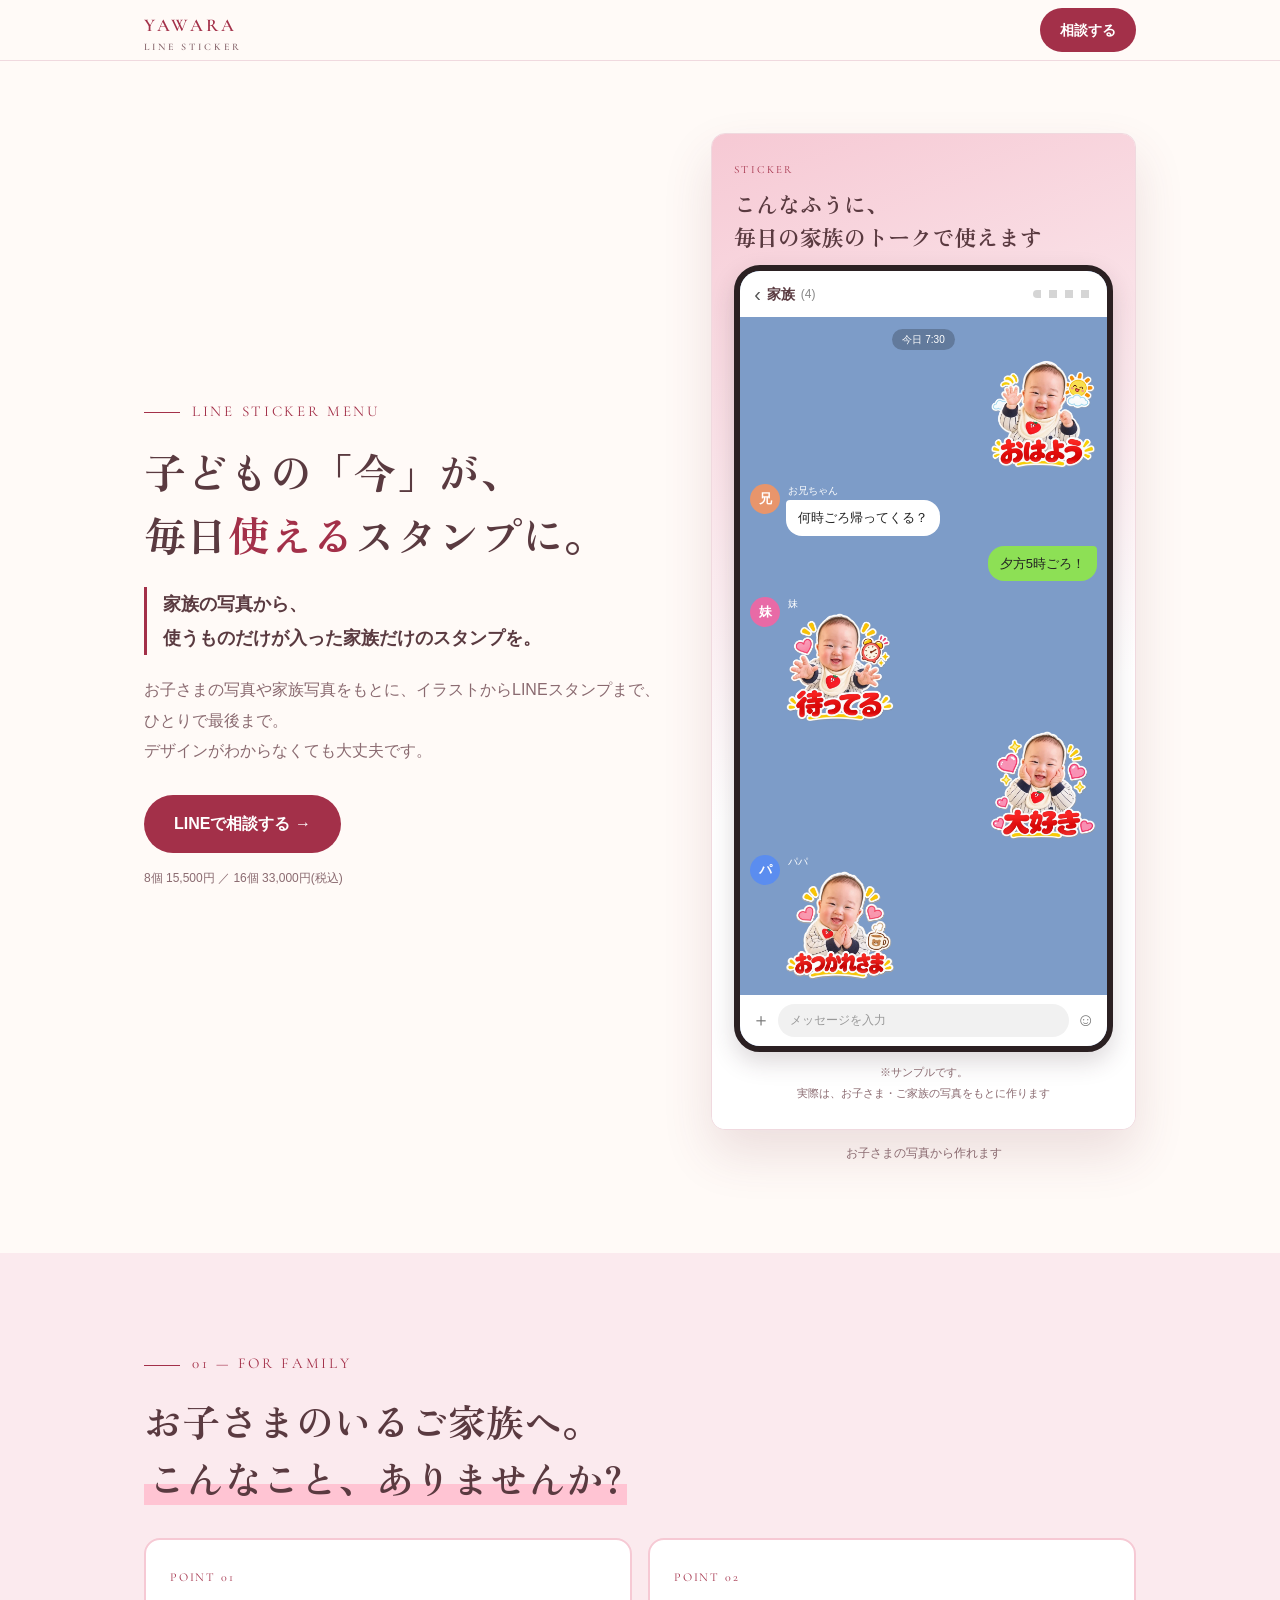
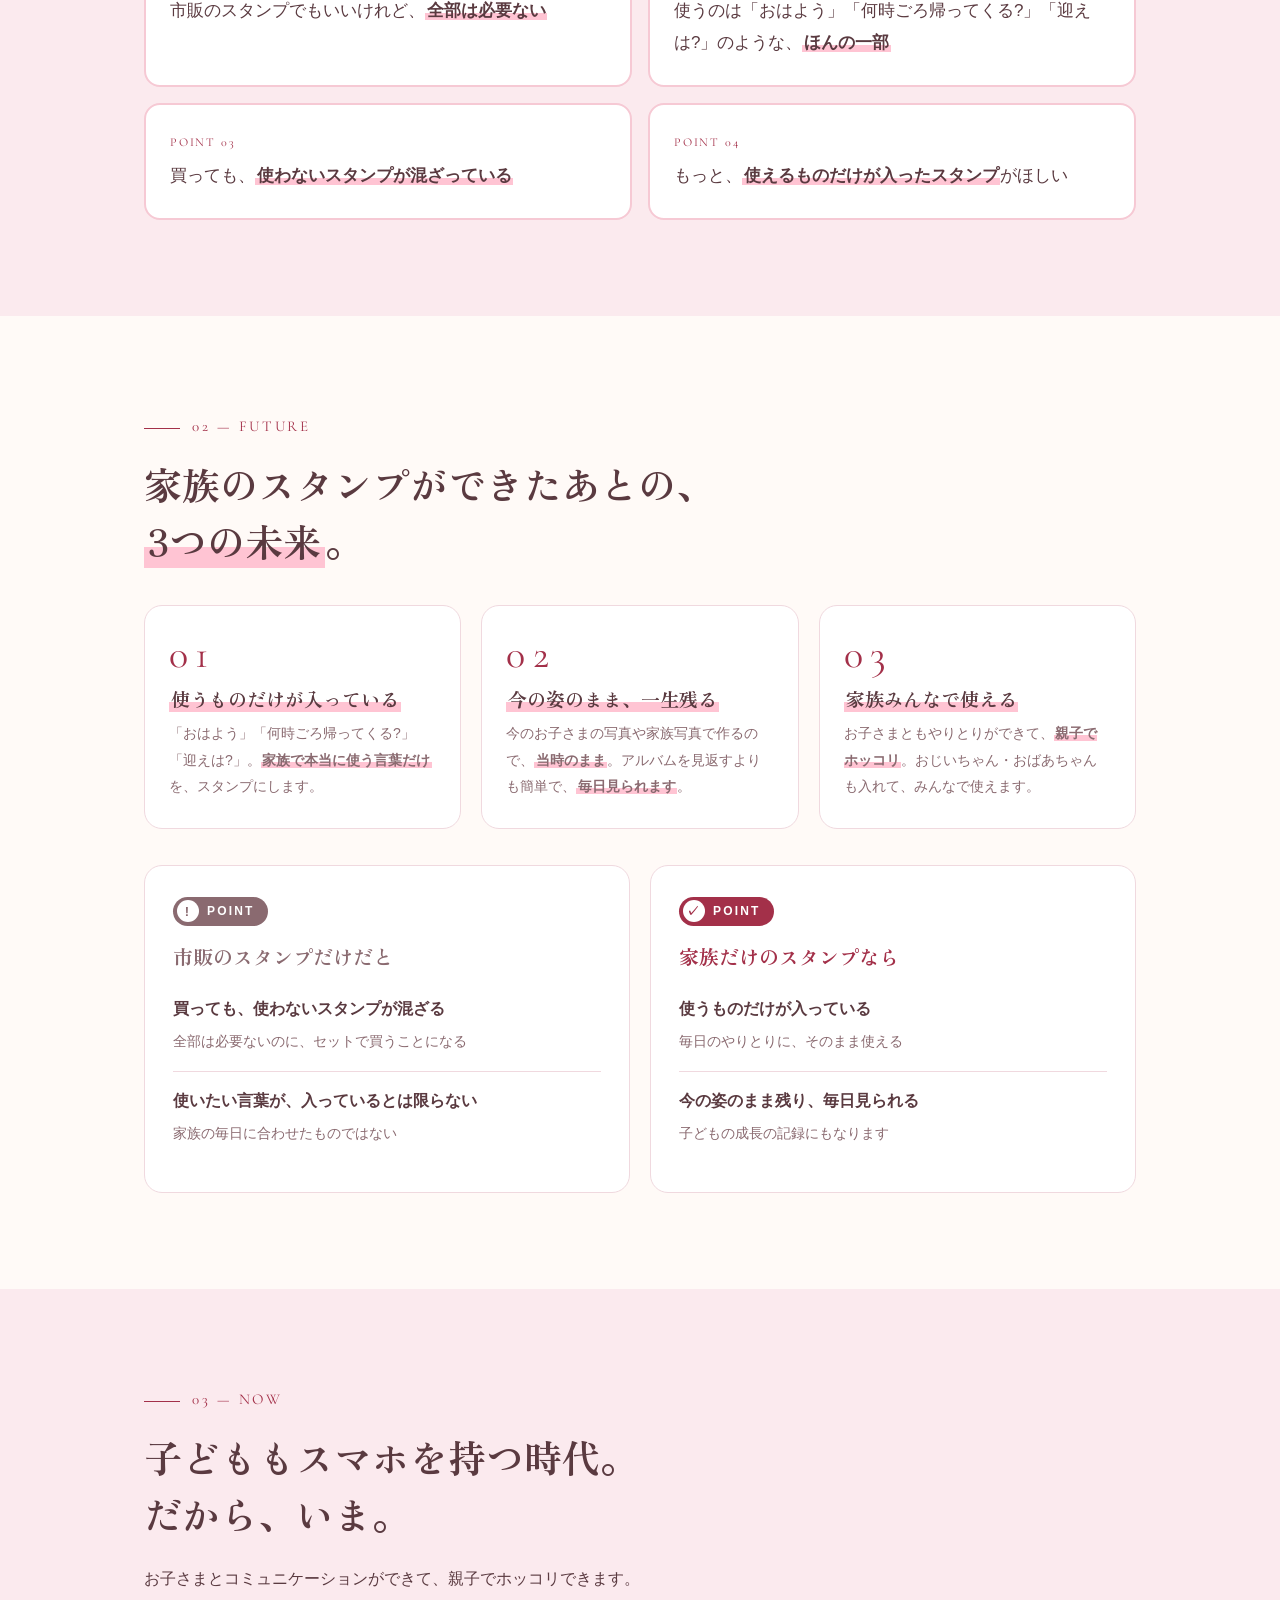
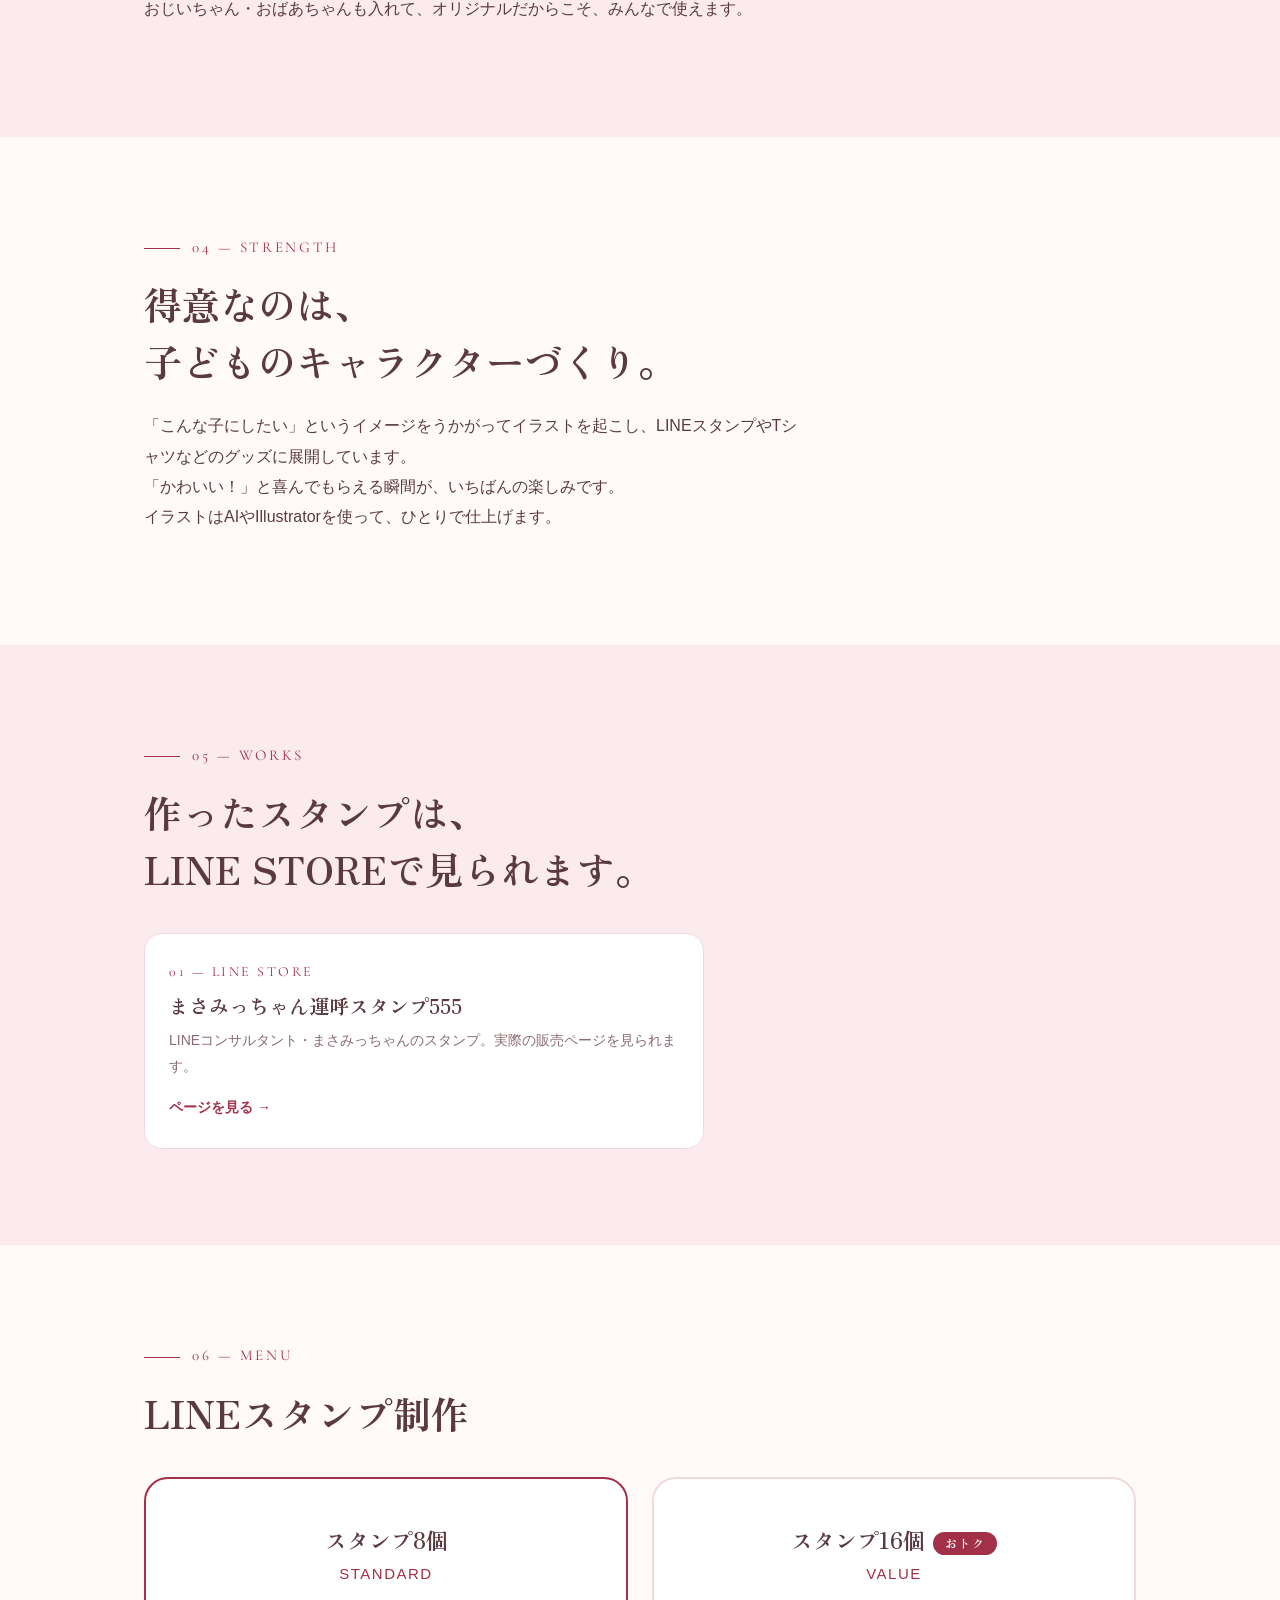
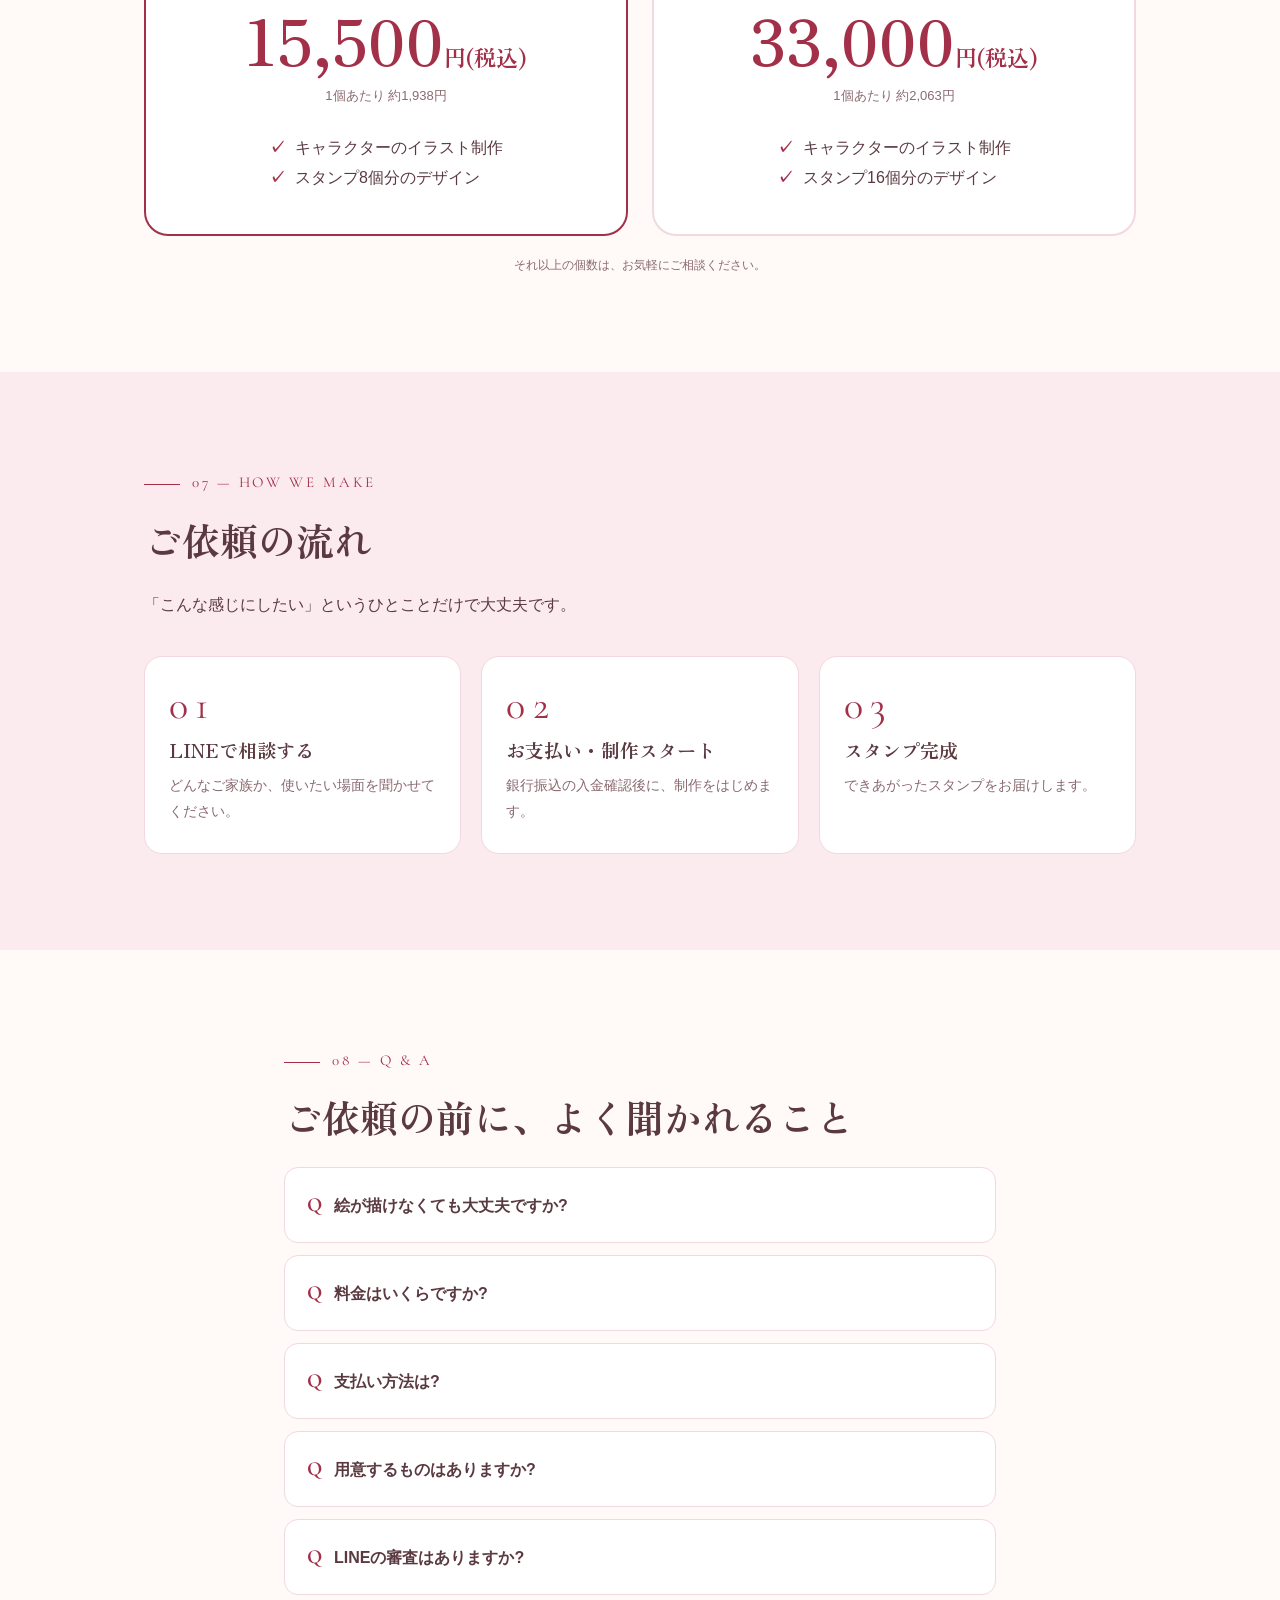
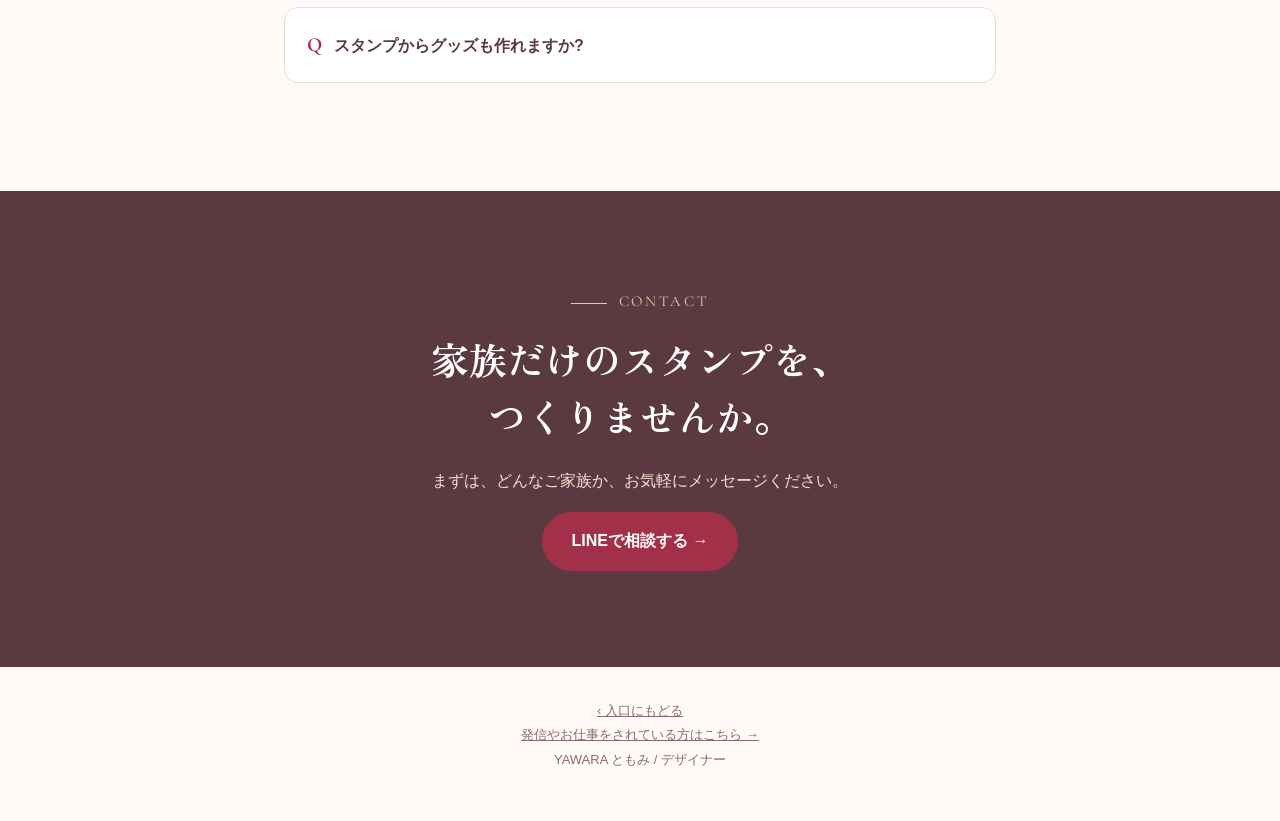
<file: lp-menu/stamp/family.html>
<!doctype html>
<html lang="ja">
<head>
<meta charset="utf-8">
<meta name="viewport" content="width=device-width,initial-scale=1">
<title>LINEスタンプ制作メニュー｜YAWARA ともみ</title>
<meta name="description" content="お子さまの写真や家族写真から、使うものだけが入った家族だけのLINEスタンプを。8個15,500円・16個33,000円(税込)。">
<link rel="preconnect" href="https://fonts.googleapis.com">
<link href="https://fonts.googleapis.com/css2?family=Cormorant+Garamond:wght@500;600&family=Zen+Old+Mincho:wght@500;700&display=swap" rel="stylesheet">
<style>
:root{--bg:#fffaf7;--bg2:#fbeaee;--card:#fff;--rose:#a33049;--rose-d:#82243a;--rose-soft:#f6c9d4;--sun:#a33049;--sun-d:#82243a;--ink:#5a3a40;--muted:#8a6a70;--line:#f0d9df}
*{box-sizing:border-box}
html{scroll-behavior:smooth}
body{margin:0;background:var(--bg);color:var(--ink);font-family:"Hiragino Sans","Hiragino Kaku Gothic ProN","Noto Sans JP",sans-serif;line-height:1.9;-webkit-font-smoothing:antialiased}
.serif{font-family:"Zen Old Mincho","Hiragino Mincho ProN","Yu Mincho",serif}
.en{font-family:"Cormorant Garamond",serif;letter-spacing:.18em}
.wrap{max-width:1040px;margin:0 auto;padding:0 24px}
header{position:sticky;top:0;z-index:10;background:rgba(255,250,247,.92);backdrop-filter:blur(8px);border-bottom:1px solid var(--line)}
header .wrap{display:flex;justify-content:space-between;align-items:center;height:60px}
.logo{font-size:18px;color:var(--rose);font-weight:600}
.logo small{display:block;font-size:10px;color:var(--muted);letter-spacing:.3em;line-height:1}
.btn{display:inline-block;background:var(--sun);color:#fff;text-decoration:none;font-weight:700;padding:14px 30px;border-radius:999px;transition:.2s}
.btn:hover{background:var(--sun-d)}
.btn.sm{padding:9px 20px;font-size:14px}
section{padding:96px 0}
.label{color:var(--rose);font-size:15px;margin:0 0 14px}
.label::before{content:"";display:inline-block;width:36px;height:1px;background:var(--rose);vertical-align:middle;margin-right:12px}
h1,h2{font-weight:700;line-height:1.5;margin:0 0 22px;color:var(--ink)}
h1{font-size:clamp(34px,6.2vw,60px)}
h2{font-size:clamp(26px,4.4vw,38px)}
h1 em,h2 em{font-style:normal;color:var(--sun)}
.hero-h1{font-size:clamp(22px,7.6vw,42px)}
.hero-h1 span{display:block;white-space:nowrap}
@media(max-width:960px){.hero .grid{grid-template-columns:1fr}}
.hero{padding:72px 0 88px}
.hero .grid{display:grid;grid-template-columns:1.1fr .9fr;gap:48px;align-items:center}
.pull{border-left:3px solid var(--sun);padding-left:16px;font-size:18px;font-weight:700;margin:0 0 20px}
.hero p.body{color:var(--muted);margin:0 0 28px}
.note{font-size:12px;color:var(--muted);margin-top:14px}
/* browser mock */
.mock{background:#fff;border:1px solid var(--line);border-radius:14px;box-shadow:0 24px 50px rgba(120,60,70,.14);overflow:hidden}
.mock img,.mock video{display:block;width:100%;aspect-ratio:3/2;object-fit:cover}
.cap{font-size:12px;color:var(--muted);text-align:center;margin:12px 0 0}
.mock .bar{background:var(--bg2);padding:10px 14px;display:flex;gap:6px}
.mock .bar i{width:9px;height:9px;border-radius:50%;background:#d9c7b8}
.mock .scr{padding:26px 22px;background:linear-gradient(160deg,var(--rose-soft),#fff 60%)}
.mock .t{font-size:11px;color:var(--rose);letter-spacing:.2em}
.mock .h{font-size:22px;line-height:1.5;margin:6px 0 12px;font-weight:700}
.mock .r{display:flex;gap:8px;margin:0 0 6px;font-size:12px}
.mock .r b{background:var(--rose);color:#fff;border-radius:4px;padding:0 8px}
.mock .f{margin-top:14px;background:var(--rose);color:#fff;text-align:center;border-radius:999px;padding:8px;font-size:13px}
.mock .m{margin-top:10px;font-size:11px;color:var(--muted);text-align:center}
/* two columns */
.two{display:grid;grid-template-columns:1fr 1fr;gap:20px;margin-top:36px}
.col{background:var(--card);border:1px solid var(--line);border-radius:18px;padding:30px 28px}
.col h3{margin:0 0 18px;font-size:20px;color:var(--rose)}
.col.cau h3{color:var(--muted)}
.col .it{padding:14px 0;border-top:1px solid var(--line)}
.col .it:first-of-type{border-top:none;padding-top:0}
.col .it b{display:block;margin-bottom:2px}
.col .it span{color:var(--muted);font-size:14px}
.alt{background:var(--bg2)}
/* works */
.works{display:grid;grid-template-columns:1fr 1fr;gap:24px;margin-top:36px}
.work{display:block;background:var(--card);border:1px solid var(--line);border-radius:18px;overflow:hidden;text-decoration:none;color:inherit;transition:.25s}
a.work:hover{transform:translateY(-4px);box-shadow:0 18px 36px rgba(120,60,70,.14)}
.work img{display:block;width:100%;aspect-ratio:3/2;object-fit:cover;border-bottom:1px solid var(--line)}
.work .tx{padding:22px 24px 26px}
.work .no{color:var(--rose);font-size:14px}
.work h3{margin:4px 0 6px;font-size:20px;line-height:1.5}
.work p{margin:0;color:var(--muted);font-size:14px}
.chips{display:flex;align-items:center;gap:6px;margin-top:12px;font-size:12px;color:var(--muted)}
.chips .en{margin-right:4px}
.chips i{width:16px;height:16px;border-radius:50%;border:1px solid rgba(0,0,0,.12);display:inline-block}
.note2{font-size:12px;color:var(--muted);margin:18px 0 0}
.work .go{display:inline-block;margin-top:14px;color:var(--rose);font-weight:700;font-size:14px}
.mood{position:relative;padding:0;background:#5a3a40}
.mood video{display:block;width:100%;height:min(62vw,520px);object-fit:cover;opacity:.92}
.mood .ov{position:absolute;inset:0;display:flex;flex-direction:column;align-items:center;justify-content:center;text-align:center;color:#fff;padding:0 24px;background:linear-gradient(180deg,rgba(0,0,0,.05),rgba(70,30,15,.4))}
.mood .ov p{margin:0;text-shadow:0 2px 14px rgba(0,0,0,.35)}
.mood .ov .l{font-size:13px;letter-spacing:.2em;margin-bottom:10px}
.mood .ov .t{font-size:clamp(20px,4.6vw,34px);line-height:1.7;font-weight:700}
/* four questions -> answers */
.pain{display:grid;grid-template-columns:repeat(3,1fr);gap:16px;margin-top:32px}
.pain div{background:var(--card);border:1px solid var(--line);border-radius:16px;padding:22px}
.pain .q{color:var(--rose);font-size:13px;letter-spacing:.15em;display:block;margin-bottom:6px}
/* price */
.price{max-width:640px;margin:36px auto 0;background:var(--card);border:2px solid var(--sun);border-radius:24px;padding:40px 30px;text-align:center}
.price .nm{font-size:22px;font-weight:700}
.price .yen{font-size:clamp(46px,9vw,64px);color:var(--sun);font-weight:700;line-height:1.3;margin-top:8px}
.price .yen small{font-size:22px}
.price .sub{color:var(--muted);font-size:14px}
.price ul{list-style:none;padding:0;margin:24px auto 0;display:inline-block;text-align:left}
.price li::before{content:"✓";color:var(--rose);margin-right:10px;font-weight:700}
/* steps */
.steps{display:grid;grid-template-columns:repeat(3,1fr);gap:20px;margin-top:36px}
.steps>div{background:var(--card);border:1px solid var(--line);border-radius:18px;padding:28px 24px}
.steps .n{font-size:40px;color:var(--sun);line-height:1}
.steps h3{margin:10px 0 6px;font-size:19px}
.steps p{margin:0;color:var(--muted);font-size:14px}
/* QA */
details{background:var(--card);border:1px solid var(--line);border-radius:14px;margin-bottom:12px;padding:18px 22px}
summary{cursor:pointer;font-weight:700;list-style:none}
summary::before{content:"Q";color:var(--rose);margin-right:12px;font-family:"Cormorant Garamond",serif;font-size:20px}
details p{margin:12px 0 0;color:var(--muted)}
/* contact */
.contact{background:var(--ink);color:#fff;text-align:center}
.contact h2{color:#fff}
.contact .label{color:#f0c9a5}.contact .label::before{background:#f0c9a5}
.contact .btn{background:var(--sun);color:#fff}
.contact p{color:#f1e1d2}
footer{padding:32px 0 48px;text-align:center;color:var(--muted);font-size:13px}
.fade{opacity:0;transform:translateY(18px);transition:opacity .8s,transform .8s}
.fade.in{opacity:1;transform:none}
@media(max-width:760px){
 section{padding:64px 0}
 .hero .grid,.two,.pain,.steps,.works{grid-template-columns:1fr}
 .mock{transform:none}
}

.menus{display:grid;grid-template-columns:repeat(2,1fr);gap:24px;margin-top:36px}
.menus .price{margin:0;max-width:none}
.menus .price.big{border-color:var(--line)}
.price .cnt{font-size:15px;color:var(--rose);letter-spacing:.1em}
.each{font-size:13px;color:var(--muted);margin-top:4px}
.chat{display:flex;flex-direction:column;gap:10px;max-width:520px;margin:0 auto}
.chat span{display:inline-block;background:var(--card);border:1px solid var(--line);border-radius:18px;padding:10px 18px;font-weight:700;align-self:flex-start}
.chat span:nth-child(even){align-self:flex-end;background:var(--rose-soft)}
.tag{display:inline-block;background:var(--rose);color:#fff;border-radius:999px;font-size:12px;padding:0 12px;margin-left:8px;vertical-align:middle;letter-spacing:.1em}
.flt{position:fixed;left:0;right:0;bottom:0;z-index:20;padding:10px 16px calc(10px + env(safe-area-inset-bottom));background:rgba(255,250,247,.94);backdrop-filter:blur(8px);border-top:1px solid var(--line);text-align:center;display:none}
.flt .btn{display:block;padding:13px}
@media(max-width:760px){.menus{grid-template-columns:1fr}.flt{display:block}footer{padding-bottom:90px}}
.live{display:grid;grid-template-columns:260px 1fr;gap:48px;align-items:center;margin-top:12px}
.phone{border:8px solid #2b2022;border-radius:34px;overflow:hidden;background:#000;box-shadow:0 24px 50px rgba(120,60,70,.2);max-width:260px}
.phone video{display:block;width:100%;aspect-ratio:720/1564;object-fit:cover}
@media(max-width:760px){.live{grid-template-columns:1fr;gap:24px;justify-items:center;text-align:left}}
.oneline{margin:32px 0 0;background:var(--card);border:2px solid var(--rose);border-radius:20px;padding:28px 28px 30px}
.oneline b{color:var(--rose);font-size:13px;letter-spacing:.2em}
.oneline p{margin:8px 0 0;font-size:clamp(17px,3.4vw,22px);line-height:2;font-weight:700}
.oneline em{font-style:normal;color:var(--rose);background:linear-gradient(transparent 62%,var(--rose-soft) 62%)}
.q4{display:grid;grid-template-columns:1fr 1fr;gap:20px;margin-top:28px}
.q4>div{background:var(--card);border:1px solid var(--line);border-radius:18px;padding:26px 26px 22px}
.q4 .no{color:var(--rose);font-size:20px}
.q4 h3{margin:2px 0 0;font-size:21px}
.q4 .sb{margin:0 0 10px;color:var(--muted);font-size:13px}
.q4 ul{margin:0;padding-left:1.2em;font-size:15px;line-height:1.8}
.q4 li{margin-bottom:4px}
@media(max-width:760px){.q4{grid-template-columns:1fr}.oneline{padding:22px 20px 24px}}
.stk{display:grid;grid-template-columns:1fr 1fr;gap:4px 8px;margin-top:10px;background:linear-gradient(#fff,#fff6f8);border-radius:14px;padding:10px 6px}
.stk svg{display:block;width:100%;height:auto}
.stk .c1{margin-top:14px}
.pain.p2{grid-template-columns:1fr 1fr}
@media(max-width:760px){.pain.p2{grid-template-columns:1fr}}
.mk{background:linear-gradient(transparent 62%,#ffc4d3 62%);color:inherit;font-weight:700;padding:0 .1em}
.pain.p2 div{font-size:17px;line-height:1.9;padding:26px 24px;border:2px solid var(--rose-soft)}
.pain.p2 .q{font-size:12px}
.steps h3{line-height:1.6}
.pt{display:inline-flex;align-items:center;gap:8px;background:var(--muted);color:#fff;border-radius:999px;padding:3px 14px 3px 4px;font-size:12px;font-weight:700;letter-spacing:.18em;margin-bottom:12px}
.pt i{display:inline-grid;place-items:center;width:22px;height:22px;border-radius:50%;background:#fff;color:var(--muted);font-style:normal;font-size:13px;line-height:1}
.pt.on{background:var(--rose)}.pt.on i{color:var(--rose)}
.ph{margin-top:12px;border-radius:26px;overflow:hidden;border:6px solid #2b2022;background:#7d9cc8;box-shadow:0 10px 24px rgba(60,40,50,.18)}
.phh{display:flex;align-items:center;gap:6px;background:#fff;padding:10px 14px;font-size:14px}
.phh span{font-size:20px;color:#555;line-height:1}.phh b{font-weight:700}.phh em{font-style:normal;color:#888;font-size:12px}.phh i{margin-left:auto;width:60px;height:8px;border-radius:4px;background:repeating-linear-gradient(90deg,#d5d5d5 0 8px,transparent 8px 16px)}
.phb{padding:12px 10px 16px;display:flex;flex-direction:column;gap:10px}
.chip{align-self:center;background:rgba(0,0,0,.22);color:#fff;font-size:10px;border-radius:999px;padding:1px 10px}
.msg{display:flex;align-items:flex-end;gap:6px;max-width:100%}
.msg.r{justify-content:flex-end}
.msg.l small{display:block;color:#fff;font-size:10px;margin:0 0 2px 2px;line-height:1.4}
.av{flex:none;width:30px;height:30px;border-radius:50%;display:grid;place-items:center;color:#fff;font-weight:700;font-size:13px;align-self:flex-start}
.av.a1{background:#e8956b}.av.a3{background:#e86aa6}.av.a2{background:#5b8def}
.bb{background:#fff;color:#222;font-size:13px;line-height:1.5;padding:8px 12px;border-radius:16px;max-width:210px;position:relative}
.bb.me{background:#8de055}
.msg.l .bb{border-top-left-radius:4px}.msg.r .bb{border-top-right-radius:4px}
.mock .ph .sk{display:block;width:108px;height:108px;aspect-ratio:1/1;object-fit:contain}
.msg.r .sk{margin-left:auto}
.phf{display:flex;align-items:center;gap:8px;background:#fff;padding:8px 12px;color:#999;font-size:12px}
.phf div{flex:1;background:#f1f1f1;border-radius:999px;padding:5px 12px}
.phf span{font-size:18px;color:#777}
</style></head>
<body>
<header><div class="wrap">
  <div class="logo en">YAWARA<small>LINE STICKER</small></div>
  <a class="btn sm" href="https://lin.ee/Rnot9Z6y">相談する</a>
</div></header>
<main>

<section class="hero"><div class="wrap grid">
  <div>
    <p class="label en">LINE STICKER MENU</p>
    <h1 class="serif hero-h1"><span>子どもの「今」が、</span><span>毎日<em>使える</em>スタンプに。</span></h1>
    <p class="pull">家族の写真から、<br>使うものだけが入った<span style="display:inline-block">家族だけのスタンプを。</span></p>
    <p class="body">お子さまの写真や家族写真をもとに、イラストからLINEスタンプまで、ひとりで最後まで。<br>デザインがわからなくても大丈夫です。</p>
    <a class="btn" href="https://lin.ee/Rnot9Z6y">LINEで相談する →</a>
    <p class="note">8個 15,500円 ／ 16個 33,000円(税込)</p>
  </div>
  <div>
    <div class="mock"><div class="scr">
      <div class="t en">STICKER</div>
      <div class="h serif">こんなふうに、<br>毎日の家族のトークで使えます</div>
      <div class="ph">
  <div class="phh"><span>‹</span><b>家族</b><em>(4)</em><i></i></div>
  <div class="phb">
    <div class="chip">今日 7:30</div>
    <div class="msg r"><img class="sk" src="images/stk-ohayou.webp" alt="おはよう"></div>
    <div class="msg l"><span class="av a1">兄</span><div><small>お兄ちゃん</small><div class="bb">何時ごろ帰ってくる？</div></div></div>
    <div class="msg r"><div class="bb me">夕方5時ごろ！</div></div>
    <div class="msg l"><span class="av a3">妹</span><div><small>妹</small><img class="sk" src="images/stk-matteru.webp" alt="待ってる"></div></div>
    <div class="msg r"><img class="sk" src="images/stk-daisuki.webp" alt="大好き"></div>
    <div class="msg l"><span class="av a2">パ</span><div><small>パパ</small><img class="sk" src="images/stk-otsukare.webp" alt="おつかれさま"></div></div>
  </div>
  <div class="phf"><span>＋</span><div>メッセージを入力</div><span>☺</span></div>
</div>
<div class="m">※サンプルです。<br><span style="display:inline-block">実際は、お子さま・ご家族の写真をもとに作ります</span></div>
    </div></div>
    <p class="cap">お子さまの写真から作れます</p>
  </div>
</div></section>

<section class="alt"><div class="wrap fade">
  <p class="label en">01 — FOR FAMILY</p>
  <h2 class="serif">お子さまのいるご家族へ。<br><mark class="mk">こんなこと、ありませんか?</mark></h2>
  <div class="pain p2">
    <div><span class="q en">POINT 01</span>市販のスタンプでもいいけれど、<mark class="mk">全部は必要ない</mark></div>
    <div><span class="q en">POINT 02</span>使うのは「おはよう」「何時ごろ帰ってくる?」「迎えは?」のような、<mark class="mk">ほんの一部</mark></div>
    <div><span class="q en">POINT 03</span>買っても、<mark class="mk">使わないスタンプが混ざっている</mark></div>
    <div><span class="q en">POINT 04</span>もっと、<mark class="mk">使えるものだけが入ったスタンプ</mark>がほしい</div>
  </div>
</div></section>

<section><div class="wrap fade">
  <p class="label en">02 — FUTURE</p>
  <h2 class="serif">家族のスタンプができたあとの、<br><mark class="mk">3つの未来</mark>。</h2>
  <div class="steps">
    <div><div class="n en">01</div><h3 class="serif"><mark class="mk">使うものだけが入っている</mark></h3><p>「おはよう」「何時ごろ帰ってくる?」「迎えは?」。<mark class="mk">家族で本当に使う言葉だけ</mark>を、スタンプにします。</p></div>
    <div><div class="n en">02</div><h3 class="serif"><mark class="mk">今の姿のまま、一生残る</mark></h3><p>今のお子さまの写真や家族写真で作るので、<mark class="mk">当時のまま</mark>。アルバムを見返すよりも簡単で、<mark class="mk">毎日見られます</mark>。</p></div>
    <div><div class="n en">03</div><h3 class="serif"><mark class="mk">家族みんなで使える</mark></h3><p>お子さまともやりとりができて、<mark class="mk">親子でホッコリ</mark>。おじいちゃん・おばあちゃんも入れて、みんなで使えます。</p></div>
  </div>
  <div class="two">
    <div class="col cau"><span class="pt"><i>!</i>POINT</span><h3 class="serif">市販のスタンプだけだと</h3>
      <div class="it"><b>買っても、使わないスタンプが混ざる</b><span>全部は必要ないのに、セットで買うことになる</span></div>
      <div class="it"><b>使いたい言葉が、入っているとは限らない</b><span>家族の毎日に合わせたものではない</span></div></div>
    <div class="col"><span class="pt on"><i>✓</i>POINT</span><h3 class="serif">家族だけのスタンプなら</h3>
      <div class="it"><b>使うものだけが入っている</b><span>毎日のやりとりに、そのまま使える</span></div>
      <div class="it"><b>今の姿のまま残り、毎日見られる</b><span>子どもの成長の記録にもなります</span></div></div>
  </div>
</div></section>

<section class="alt"><div class="wrap fade">
  <p class="label en">03 — NOW</p>
  <h2 class="serif">子どももスマホを持つ時代。<br>だから、いま。</h2>
  <p style="max-width:660px">お子さまとコミュニケーションができて、親子でホッコリできます。<br>おじいちゃん・おばあちゃんも入れて、オリジナルだからこそ、みんなで使えます。</p>
</div></section>

<!-- 【動画の差し込み口】お子さま向けスタンプの動画ができたら、この行と、下の「終わりの印」の行を消し、【】の所を差し替える。それまではお客様には表示されません。
<section><div class="wrap fade">
  <p class="label en">LIVE</p>
  <h2 class="serif">作ったスタンプが、<br>こんなふうに<em>使われています</em>。</h2>
  <div class="live">
    <div class="phone"><video src="images/【動画ファイル名】.mp4" poster="images/【動画ファイル名】.jpg" autoplay muted loop playsinline disablepictureinpicture aria-label="お子さまのスタンプが使われている画面"></video></div>
    <div><p>【ここに説明文】</p></div>
  </div>
</div></section>
終わりの印 -->

<section><div class="wrap fade">
  <p class="label en">04 — STRENGTH</p>
  <h2 class="serif">得意なのは、<br>子どものキャラクターづくり。</h2>
  <p style="max-width:660px">「こんな子にしたい」というイメージをうかがってイラストを起こし、LINEスタンプやTシャツなどのグッズに展開しています。<br>「かわいい！」と喜んでもらえる瞬間が、いちばんの楽しみです。<br>イラストはAIやIllustratorを使って、ひとりで仕上げます。</p>
</div></section>

<section class="alt"><div class="wrap fade">
  <p class="label en">05 — WORKS</p>
  <h2 class="serif">作ったスタンプは、<br>LINE STOREで見られます。</h2>
  <div class="works" style="grid-template-columns:1fr;max-width:560px">
    <a class="work" href="https://store.line.me/stickershop/product/34180900/ja" target="_blank" rel="noopener">
      <div class="tx"><span class="no en">01 — LINE STORE</span>
        <h3 class="serif">まさみっちゃん運呼スタンプ555</h3>
        <p>LINEコンサルタント・まさみっちゃんのスタンプ。実際の販売ページを見られます。</p>
        <span class="go">ページを見る →</span></div>
    </a>
  </div>
</div></section>

<section id="menu"><div class="wrap fade">
  <p class="label en">06 — MENU</p>
  <h2 class="serif">LINEスタンプ制作</h2>
  <div class="menus">
    <div class="price"><div class="nm serif">スタンプ8個</div><div class="cnt">STANDARD</div>
      <div class="yen serif">15,500<small>円(税込)</small></div>
      <div class="each">1個あたり 約1,938円</div>
      <ul><li>キャラクターのイラスト制作</li><li>スタンプ8個分のデザイン</li></ul></div>
    <div class="price big"><div class="nm serif">スタンプ16個<span class="tag">おトク</span></div><div class="cnt">VALUE</div>
      <div class="yen serif">33,000<small>円(税込)</small></div>
      <div class="each">1個あたり 約2,063円</div>
      <ul><li>キャラクターのイラスト制作</li><li>スタンプ16個分のデザイン</li></ul></div>
  </div>
  <p class="note2" style="text-align:center">それ以上の個数は、お気軽にご相談ください。</p>
</div></section>

<section class="alt"><div class="wrap fade">
  <p class="label en">07 — HOW WE MAKE</p>
  <h2 class="serif">ご依頼の流れ</h2>
  <p>「こんな感じにしたい」というひとことだけで大丈夫です。</p>
  <div class="steps">
    <div><div class="n en">01</div><h3 class="serif">LINEで相談する</h3><p>どんなご家族か、使いたい場面を聞かせてください。</p></div>
    <div><div class="n en">02</div><h3 class="serif">お支払い・制作スタート</h3><p>銀行振込の入金確認後に、制作をはじめます。</p></div>
    <div><div class="n en">03</div><h3 class="serif">スタンプ完成</h3><p>できあがったスタンプをお届けします。</p></div>
  </div>
</div></section>

<section><div class="wrap fade" style="max-width:760px">
  <p class="label en">08 — Q &amp; A</p>
  <h2 class="serif">ご依頼の前に、よく聞かれること</h2>
  <details><summary>絵が描けなくても大丈夫ですか?</summary><p>大丈夫です。「こんな感じ」というイメージをうかがって、イラストから起こします。</p></details>
  <details><summary>料金はいくらですか?</summary><p>8個 15,500円、16個 33,000円(どちらも税込)です。それ以上の個数はご相談ください。</p></details>
  <details><summary>支払い方法は?</summary><p>銀行振込です。入金を確認してから、制作をはじめます。</p></details>
  <details><summary>用意するものはありますか?</summary><p>お子さまの写真や家族写真と、使いたいセリフの希望をLINEでうかがいます。</p></details>
  <details><summary>LINEの審査はありますか?</summary><p>LINEスタンプの公開には、LINEの審査があります。審査を通る内容でお作りします。</p></details>
  <details><summary>スタンプからグッズも作れますか?</summary><p>Tシャツやアクリルキーホルダーなどに展開した実績があります。ご希望はLINEでご相談ください。</p></details>
</div></section>

<section class="contact" id="contact"><div class="wrap fade">
  <p class="label en">CONTACT</p>
  <h2 class="serif">家族だけのスタンプを、<br>つくりませんか。</h2>
  <p><span style="display:inline-block">まずは、どんなご家族か、</span><span style="display:inline-block">お気軽にメッセージください。</span></p>
  <a class="btn" href="https://lin.ee/Rnot9Z6y">LINEで相談する →</a>
</div></section>
</main>
<footer><a href="./" style="color:inherit">‹ 入口にもどる</a><br><a href="business.html" style="color:inherit">発信やお仕事をされている方はこちら →</a><br>YAWARA ともみ / デザイナー</footer>
<div class="flt"><a class="btn" href="https://lin.ee/Rnot9Z6y">LINEで相談する →</a></div>
<script>
var els=document.querySelectorAll(".fade");
if("IntersectionObserver" in window){
  var io=new IntersectionObserver(function(es){es.forEach(function(e){if(e.isIntersecting){e.target.classList.add("in");io.unobserve(e.target)}})},{threshold:.12});
  els.forEach(function(e){io.observe(e)});
}else{els.forEach(function(e){e.classList.add("in")})}
</script>
</body>
</html>
</file>
<file: lp-menu/flyer/flyer.css>
:root{--bg:#fffaf7;--bg2:#fbeaee;--card:#fff;--rose:#a33049;--rose-d:#82243a;--rose-soft:#f6c9d4;--ink:#5a3a40;--muted:#8a6a70;--line:#f0d9df}
*{box-sizing:border-box}
html{scroll-behavior:smooth}
body{margin:0;background:var(--bg);color:var(--ink);font-family:"Hiragino Sans","Hiragino Kaku Gothic ProN","Noto Sans JP",sans-serif;line-height:1.9;-webkit-font-smoothing:antialiased}
.serif{font-family:"Zen Old Mincho","Hiragino Mincho ProN","Yu Mincho",serif}
.en{font-family:"Cormorant Garamond",serif;letter-spacing:.18em}
.wrap{max-width:1040px;margin:0 auto;padding:0 24px}
header{position:sticky;top:0;z-index:10;background:rgba(255,250,247,.92);backdrop-filter:blur(8px);border-bottom:1px solid var(--line)}
header .wrap{display:flex;justify-content:space-between;align-items:center;height:60px}
.logo{font-size:18px;color:var(--rose);font-weight:600;text-decoration:none}
.logo small{display:block;font-size:10px;color:var(--muted);letter-spacing:.3em;line-height:1}
.btn{display:inline-block;background:var(--rose);color:#fff;text-decoration:none;font-weight:700;padding:14px 30px;border-radius:999px;transition:.2s}
.btn:hover{background:var(--rose-d)}
.btn.sm{padding:9px 20px;font-size:14px}
section{padding:88px 0}
.alt{background:var(--bg2)}
.label{color:var(--rose);font-size:15px;margin:0 0 14px}
.label::before{content:"";display:inline-block;width:36px;height:1px;background:var(--rose);vertical-align:middle;margin-right:12px}
h1,h2{font-weight:700;line-height:1.5;margin:0 0 22px}
h1{font-size:clamp(28px,5.6vw,48px)}
h2{font-size:clamp(24px,4.2vw,36px)}
h1 em,h2 em{font-style:normal;color:var(--rose)}
.mk{background:linear-gradient(transparent 62%,#ffc4d3 62%);font-weight:700;padding:0 .1em}
.ib{display:inline-block}
.muted{color:var(--muted)}
/* hero */
.hero{padding:64px 0 80px}
.hero .grid{display:grid;grid-template-columns:1.1fr .9fr;gap:48px;align-items:center}
.hero p.body{color:var(--muted);margin:0 0 26px}
.pull{border-left:3px solid var(--rose);padding-left:16px;font-size:18px;font-weight:700;margin:0 0 20px}
.sheet{display:block;border-radius:6px;overflow:hidden;box-shadow:0 24px 50px rgba(120,60,70,.2);border:1px solid var(--line);background:#fff;max-width:420px;margin:0 auto}
.sheet img{display:block;width:100%;height:auto}
.cap{font-size:12px;color:var(--muted);text-align:center;margin:12px 0 0}
/* cards */
.three{display:grid;grid-template-columns:repeat(3,1fr);gap:18px;margin-top:32px}
.two{display:grid;grid-template-columns:1fr 1fr;gap:20px;margin-top:32px}
.box{background:var(--card);border:1px solid var(--line);border-radius:18px;padding:26px 24px}
.box h3{margin:0 0 8px;font-size:18px;color:var(--rose);line-height:1.6}
.box p{margin:0;color:var(--muted);font-size:15px}
.box .q{color:var(--rose);font-size:12px;letter-spacing:.15em;display:block;margin-bottom:4px}
.pts{list-style:none;margin:24px 0 0;padding:0;display:grid;gap:12px}
.pts li{background:var(--card);border:1px solid var(--line);border-radius:14px;padding:16px 20px 16px 52px;position:relative}
.pts li::before{content:"✓";position:absolute;left:20px;top:14px;color:#fff;background:var(--rose);width:22px;height:22px;border-radius:50%;display:grid;place-items:center;font-size:13px;font-weight:700}
.pts b{display:block}
.pts span{color:var(--muted);font-size:14px}
.steps{display:grid;grid-template-columns:repeat(3,1fr);gap:20px;margin-top:32px}
.steps>div{background:var(--card);border:1px solid var(--line);border-radius:18px;padding:26px 22px}
.steps .n{font-size:38px;color:var(--rose);line-height:1}
.steps h3{margin:8px 0 6px;font-size:18px;line-height:1.6}
.steps p{margin:0;color:var(--muted);font-size:14px}
.note{font-size:12px;color:var(--muted);margin-top:14px}
/* entrance */
.top{padding:64px 0 28px;text-align:center}
.top p.lead{color:var(--muted);max-width:560px;margin:0 auto}
.pick{display:grid;grid-template-columns:repeat(3,1fr);gap:22px;margin:40px 0 0;text-align:left}
.card{display:flex;flex-direction:column;background:var(--card);border:2px solid var(--line);border-radius:26px;overflow:hidden;text-decoration:none;color:inherit;transition:.25s}
.card:hover{transform:translateY(-5px);box-shadow:0 22px 44px rgba(120,60,70,.16);border-color:var(--rose)}
.card .vis{background:linear-gradient(160deg,var(--rose-soft),#fff 75%);height:250px;overflow:hidden;display:flex;justify-content:center;align-items:flex-start;padding-top:20px}
.card .vis img{display:block;width:56%;height:auto;border-radius:4px;box-shadow:0 10px 24px rgba(90,58,64,.25);border:1px solid var(--line)}
.card .tx{padding:24px 24px 28px;display:flex;flex-direction:column;gap:6px;flex:1}
.card .for{color:var(--rose);font-size:13px;letter-spacing:.2em}
.card h2{font-size:clamp(20px,2.6vw,24px);margin:0 0 4px;line-height:1.5}
.card p{margin:0;color:var(--muted);font-size:15px}
.card ul{margin:8px 0 0;padding-left:1.2em;font-size:14px;line-height:1.9}
.card .go{margin-top:auto;padding-top:18px}
.card .go span{display:block;background:var(--rose);color:#fff;text-align:center;font-weight:700;border-radius:999px;padding:13px}
.card:hover .go span{background:var(--rose-d)}
/* contact */
.contact{background:var(--ink);color:#fff;text-align:center}
.contact h2{color:#fff}
.contact .label{color:#f0c9a5}.contact .label::before{background:#f0c9a5}
.contact p{color:#f1e1d2}
.back{display:inline-block;margin-top:22px;color:#f1e1d2;font-size:14px}
footer{padding:32px 0 48px;text-align:center;color:var(--muted);font-size:13px}
.fade{opacity:0;transform:translateY(18px);transition:opacity .8s,transform .8s}
.fade.in{opacity:1;transform:none}
.flt{position:fixed;left:0;right:0;bottom:0;z-index:20;padding:10px 16px calc(10px + env(safe-area-inset-bottom));background:rgba(255,250,247,.94);backdrop-filter:blur(8px);border-top:1px solid var(--line);text-align:center;display:none}
.flt .btn{display:block;padding:13px}
@media(max-width:860px){.pick,.three{grid-template-columns:1fr}}
@media(max-width:760px){section{padding:60px 0}.hero .grid,.two,.steps{grid-template-columns:1fr}.flt{display:block}footer{padding-bottom:90px}.top{padding-top:44px}.card .vis{height:220px}}
.price{max-width:640px;margin:36px auto 0;background:var(--card);border:2px solid var(--rose);border-radius:24px;padding:38px 28px;text-align:center}
.price .nm{font-size:20px;font-weight:700}
.price .yen{font-size:clamp(44px,9vw,62px);color:var(--rose);font-weight:700;line-height:1.3;margin-top:6px}
.price .yen small{font-size:20px}
.price ul{list-style:none;padding:0;margin:22px auto 0;display:inline-block;text-align:left}
.price li::before{content:"✓";color:var(--rose);margin-right:10px;font-weight:700}
.price .why{margin:22px 0 0;color:var(--muted);font-size:14px;text-align:left;border-top:1px solid var(--line);padding-top:18px}
.pricebar{margin:32px auto 0;max-width:720px;background:var(--card);border:1px solid var(--line);border-radius:18px;padding:18px 22px;text-align:center;font-size:15px}
.pricebar b{color:var(--rose);font-size:20px}
.pricebar small{display:block;color:var(--muted);margin-top:4px}
.pr2{display:grid;grid-template-columns:1fr 1fr;gap:14px;margin-top:10px}.pr2 .s{display:block;color:var(--rose);font-size:14px;letter-spacing:.1em;margin-top:8px}.pr2 .yen{font-size:clamp(34px,7vw,48px);margin-top:0}.pr2>div+div{border-left:1px solid var(--line)}
</file>
